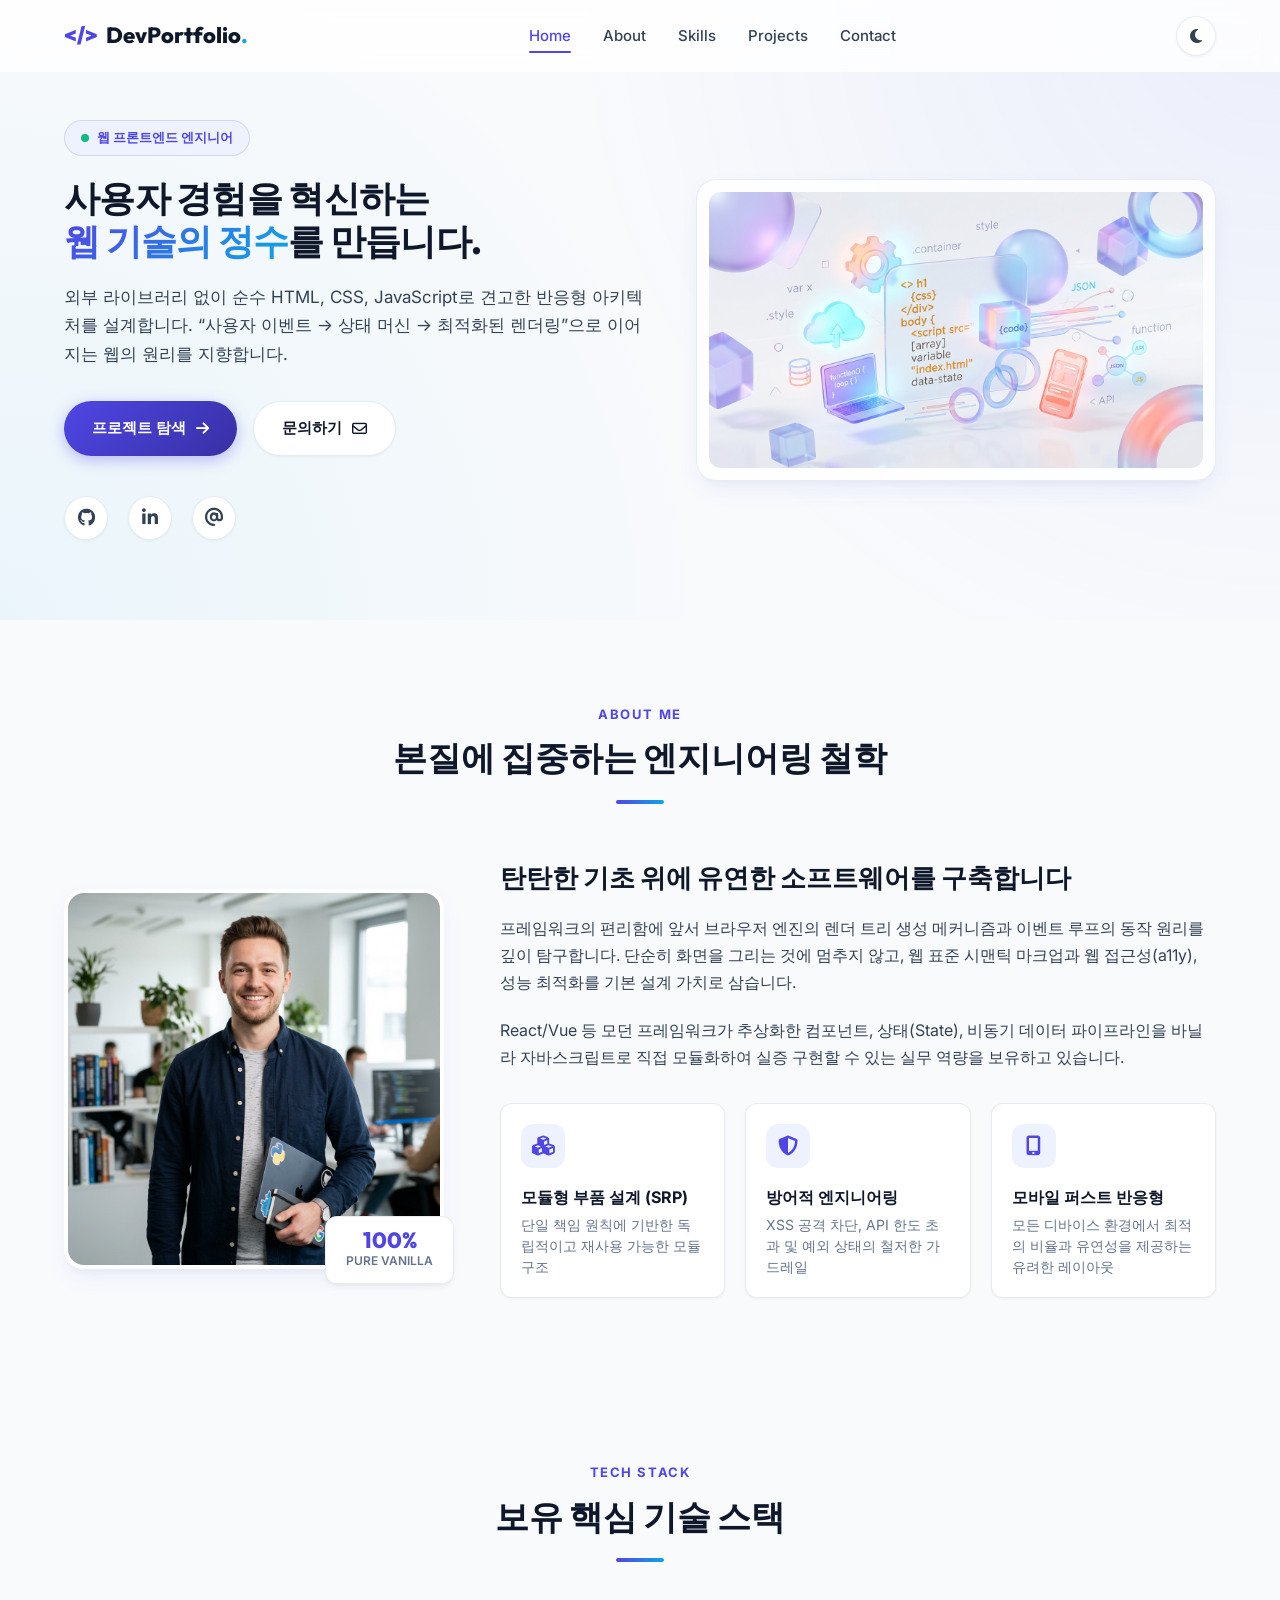
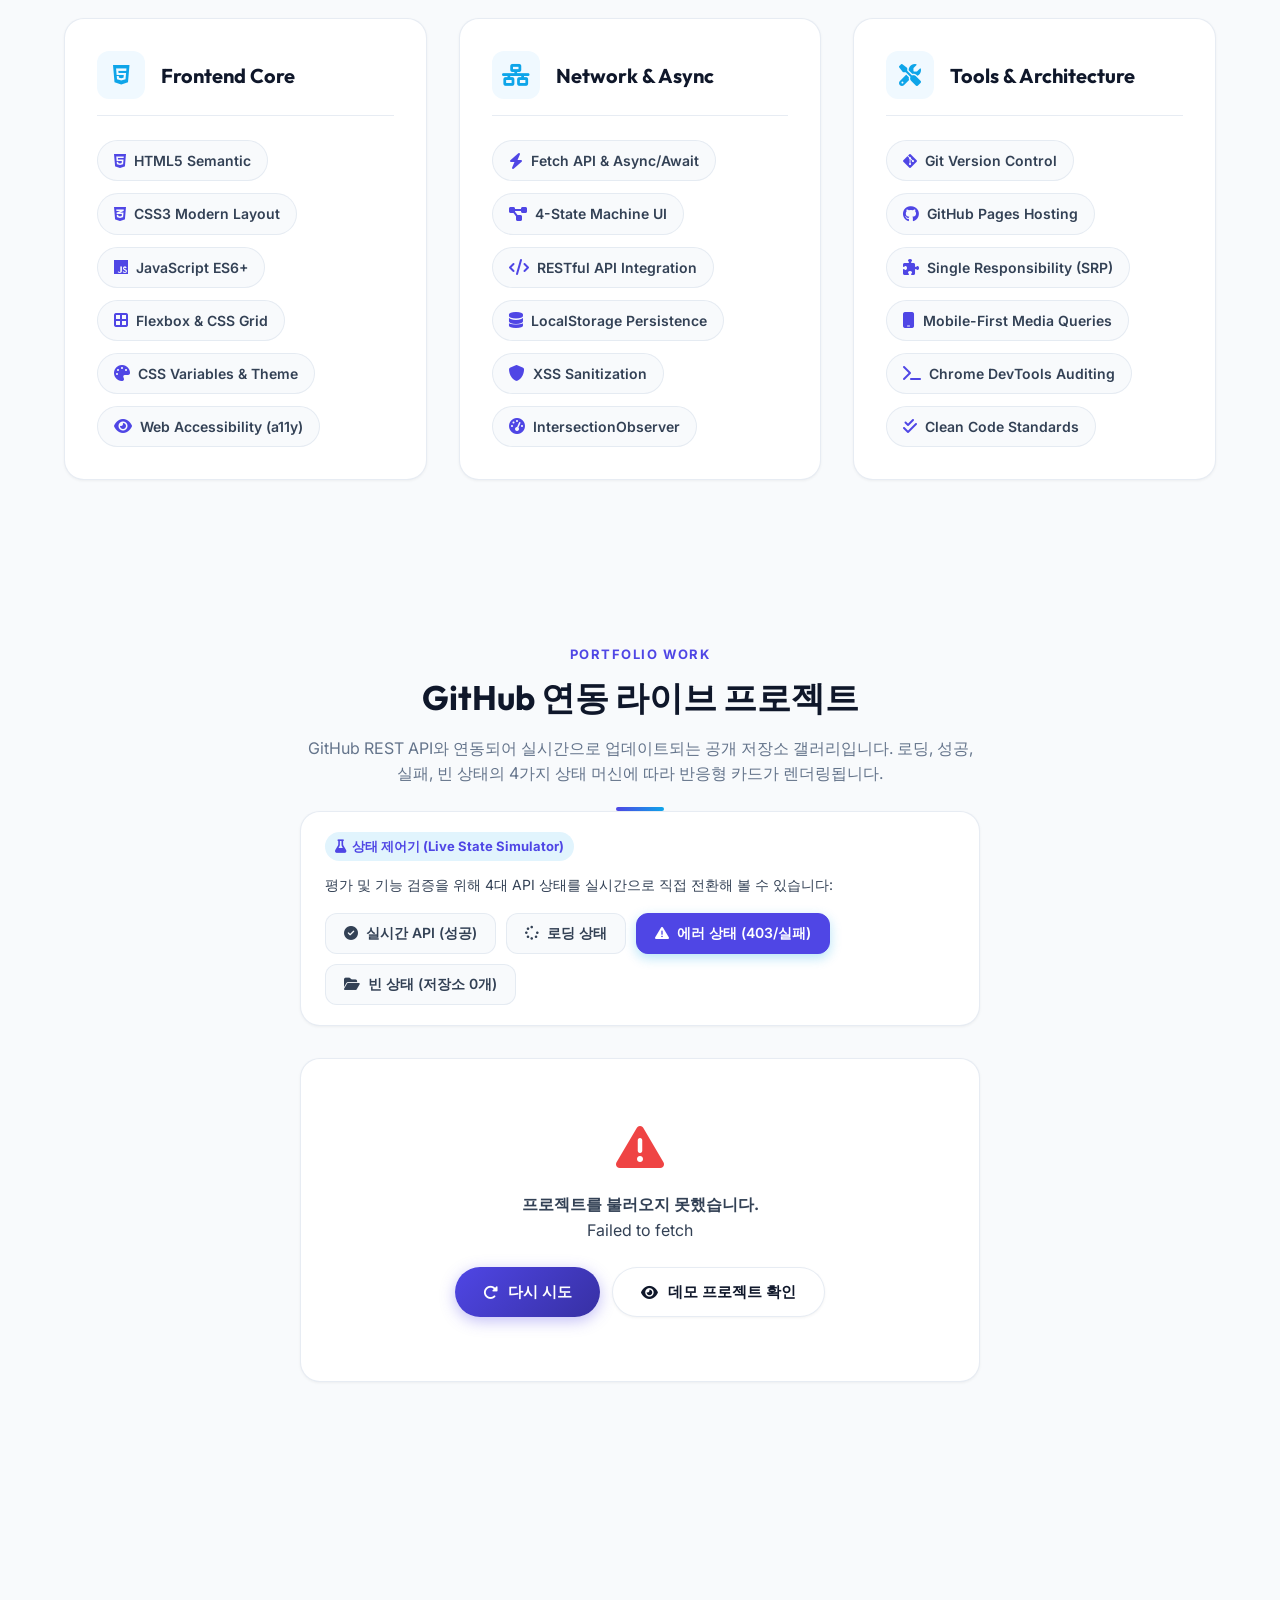
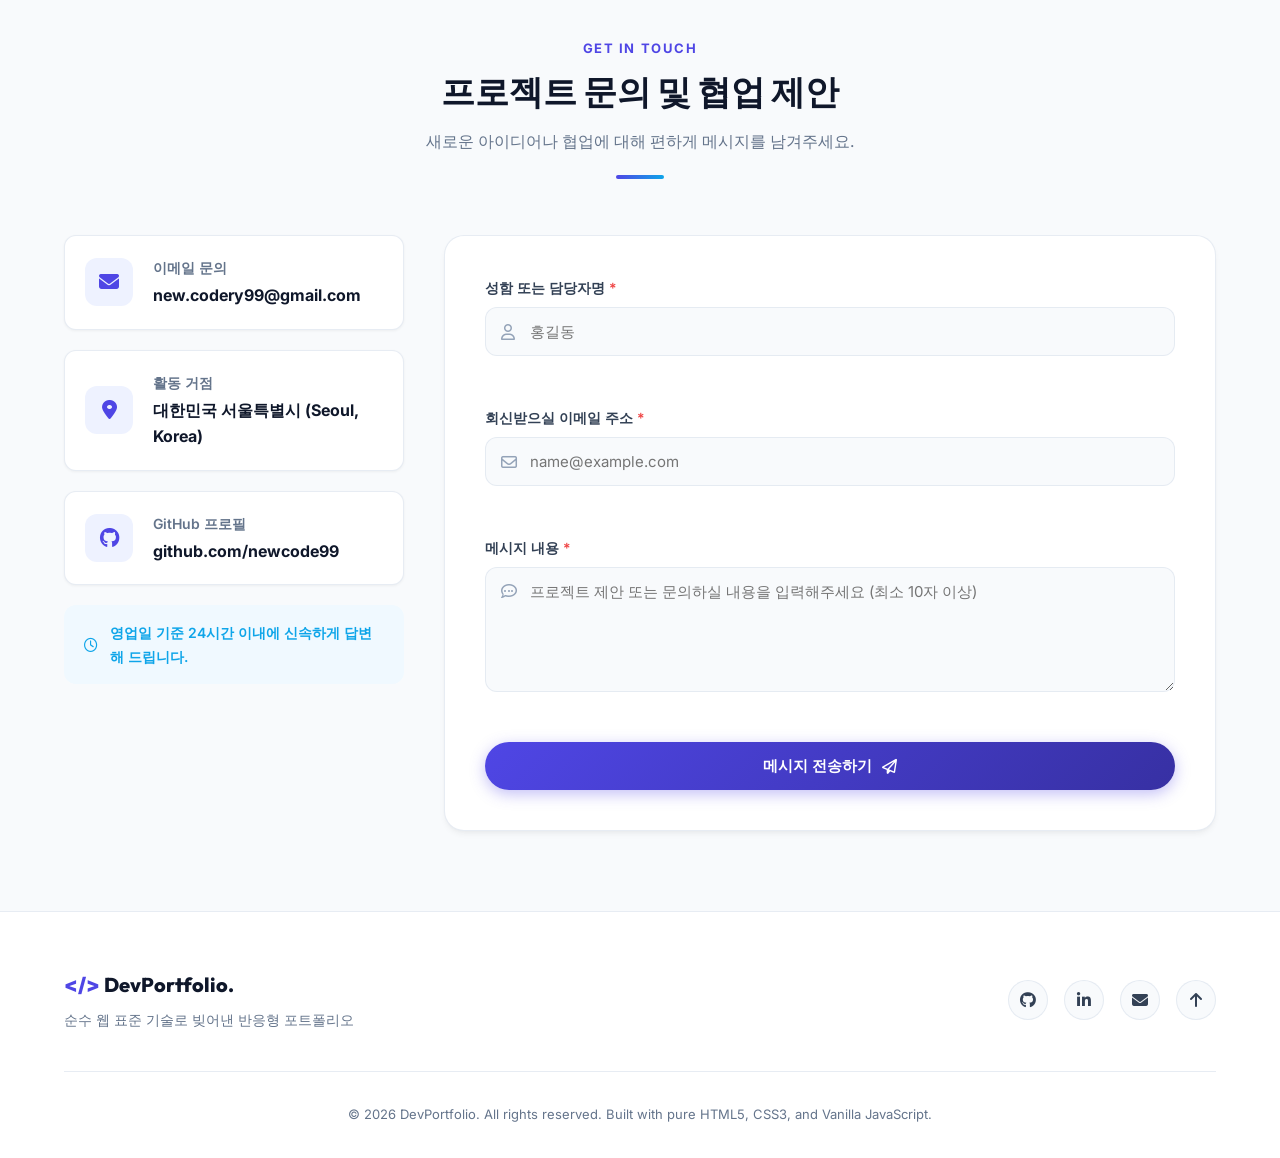
<file: 01-1/index.html>
<!DOCTYPE html>
<html lang="ko">
<head>
  <meta charset="UTF-8">
  <meta name="viewport" content="width=device-width, initial-scale=1.0">
  <meta name="description" content="모던 바닐라 웹 기술로 구현된 반응형 개발자 포트폴리오 웹사이트입니다.">
  <title>Frontend Developer Portfolio | 모던 바닐라 웹 포트폴리오</title>

  <!-- Google Fonts: Inter & Outfit -->
  <link rel="preconnect" href="https://fonts.googleapis.com">
  <link rel="preconnect" href="https://fonts.gstatic.com" crossorigin>
  <link href="https://fonts.googleapis.com/css2?family=Inter:wght@300;400;500;600;700&family=Outfit:wght@500;600;700;800&display=swap" rel="stylesheet">

  <!-- Font Awesome 6.5 Icons -->
  <link rel="stylesheet" href="https://cdnjs.cloudflare.com/ajax/libs/font-awesome/6.5.1/css/all.min.css" integrity="sha512-DTOQO9RWCH3ppGqcWaEA1BIZOC6xxalwEsw9c2QQeAIftl+Vegovlnee1c9QX4TctnWMn13TZye+giMm8e2LwA==" crossorigin="anonymous" referrerpolicy="no-referrer" />

  <!-- Main External Stylesheet -->
  <link rel="stylesheet" href="css/style.css">

  <!-- Zero-FOUC 동기식 테마 선행 스크립트 -->
  <script>
    (function() {
      const savedTheme = localStorage.getItem('theme');
      const prefersDark = window.matchMedia('(prefers-color-scheme: dark)').matches;
      const theme = savedTheme || (prefersDark ? 'dark' : 'light');
      document.documentElement.dataset.theme = theme;
    })();
  </script>

  <!-- Main Entry Script (ES Module) -->
  <script type="module" src="js/main.js" defer></script>
</head>
<body>

  <!-- ==================== HEADER & NAVIGATION ==================== -->
  <header id="header" class="site-header">
    <div class="container nav-container">
      <a href="#hero" class="brand-logo" aria-label="포트폴리오 홈으로 이동">
        <span class="logo-symbol">&lt;/&gt;</span>
        <span class="logo-text">DevPortfolio<span class="dot">.</span></span>
      </a>

      <!-- Desktop & Mobile Navigation Links -->
      <nav id="nav-menu" class="nav-menu" aria-label="주요 메뉴">
        <ul class="nav-list">
          <li class="nav-item"><a href="#hero" class="nav-link active">Home</a></li>
          <li class="nav-item"><a href="#about" class="nav-link">About</a></li>
          <li class="nav-item"><a href="#skills" class="nav-link">Skills</a></li>
          <li class="nav-item"><a href="#projects" class="nav-link">Projects</a></li>
          <li class="nav-item"><a href="#contact" class="nav-link">Contact</a></li>
        </ul>
      </nav>

      <!-- Action Group: Theme Toggle & Hamburger Button -->
      <div class="nav-actions">
        <button id="theme-toggle-btn" class="theme-toggle-btn" aria-label="다크 모드 및 라이트 모드 전환" title="테마 변경">
          <i class="fa-solid fa-moon"></i>
        </button>

        <button id="hamburger-btn" class="hamburger-btn" aria-label="모바일 메뉴 열기" aria-expanded="false" aria-controls="nav-menu">
          <span class="bar"></span>
          <span class="bar"></span>
          <span class="bar"></span>
        </button>
      </div>
    </div>
  </header>

  <!-- ==================== MAIN CONTENT ==================== -->
  <main id="main-content">

    <!-- 1. HERO SECTION -->
    <section id="hero" class="hero-section section animate-on-scroll">
      <div class="container hero-container">
        <div class="hero-content">
          <div class="badge-tag">
            <span class="pulse-indicator"></span>
            웹 프론트엔드 엔지니어
          </div>
          <h1 class="hero-title">
            사용자 경험을 혁신하는<br>
            <span class="gradient-text">웹 기술의 정수</span>를 만듭니다.
          </h1>
          <p class="hero-description">
            외부 라이브러리 없이 순수 HTML, CSS, JavaScript로 견고한 반응형 아키텍처를 설계합니다.
            “사용자 이벤트 → 상태 머신 → 최적화된 렌더링”으로 이어지는 웹의 원리를 지향합니다.
          </p>
          <div class="hero-cta-group">
            <a href="#projects" class="btn btn-primary">
              <span>프로젝트 탐색</span>
              <i class="fa-solid fa-arrow-right"></i>
            </a>
            <a href="#contact" class="btn btn-secondary">
              <span>문의하기</span>
              <i class="fa-regular fa-envelope"></i>
            </a>
          </div>
          <div class="hero-social-links">
            <a href="https://github.com/newcode99" target="_blank" rel="noopener noreferrer" aria-label="GitHub 프로필 바로가기">
              <i class="fa-brands fa-github"></i>
            </a>
            <a href="https://linkedin.com" target="_blank" rel="noopener noreferrer" aria-label="LinkedIn 프로필 바로가기">
              <i class="fa-brands fa-linkedin-in"></i>
            </a>
            <a href="mailto:new.codery99@gmail.com" aria-label="이메일 문의 바로가기">
              <i class="fa-solid fa-at"></i>
            </a>
          </div>
        </div>
        <div class="hero-visual">
          <div class="visual-card-glass">
            <img src="images/hero_tech.jpg" alt="모던 웹 개발 3D 기술 그래픽 일러스트레이션" class="hero-graphic-img">
          </div>
        </div>
      </div>
    </section>

    <!-- 2. ABOUT SECTION -->
    <section id="about" class="about-section section animate-on-scroll">
      <div class="container">
        <div class="section-header">
          <span class="section-subtitle">ABOUT ME</span>
          <h2 class="section-title">본질에 집중하는 엔지니어링 철학</h2>
          <div class="section-divider"></div>
        </div>

        <div class="about-grid">
          <div class="about-image-wrapper">
            <div class="profile-frame">
              <img src="images/profile.jpg" alt="프론트엔드 소프트웨어 엔지니어 프로필 사진" class="profile-img">
              <div class="experience-badge">
                <span class="badge-number">100%</span>
                <span class="badge-label">Pure Vanilla</span>
              </div>
            </div>
          </div>

          <div class="about-text-content">
            <h3 class="about-heading">탄탄한 기초 위에 유연한 소프트웨어를 구축합니다</h3>
            <p class="about-paragraph">
              프레임워크의 편리함에 앞서 브라우저 엔진의 렌더 트리 생성 메커니즘과 이벤트 루프의 동작 원리를 깊이 탐구합니다.
              단순히 화면을 그리는 것에 멈추지 않고, 웹 표준 시맨틱 마크업과 웹 접근성(a11y), 성능 최적화를 기본 설계 가치로 삼습니다.
            </p>
            <p class="about-paragraph">
              React/Vue 등 모던 프레임워크가 추상화한 컴포넌트, 상태(State), 비동기 데이터 파이프라인을 바닐라 자바스크립트로 직접 모듈화하여 실증 구현할 수 있는 실무 역량을 보유하고 있습니다.
            </p>

            <div class="key-traits-grid">
              <div class="trait-card">
                <div class="trait-icon"><i class="fa-solid fa-cubes"></i></div>
                <div class="trait-info">
                  <h4>모듈형 부품 설계 (SRP)</h4>
                  <p>단일 책임 원칙에 기반한 독립적이고 재사용 가능한 모듈 구조</p>
                </div>
              </div>
              <div class="trait-card">
                <div class="trait-icon"><i class="fa-solid fa-shield-halved"></i></div>
                <div class="trait-info">
                  <h4>방어적 엔지니어링</h4>
                  <p>XSS 공격 차단, API 한도 초과 및 예외 상태의 철저한 가드레일</p>
                </div>
              </div>
              <div class="trait-card">
                <div class="trait-icon"><i class="fa-solid fa-mobile-screen-button"></i></div>
                <div class="trait-info">
                  <h4>모바일 퍼스트 반응형</h4>
                  <p>모든 디바이스 환경에서 최적의 비율과 유연성을 제공하는 유려한 레이아웃</p>
                </div>
              </div>
            </div>
          </div>
        </div>
      </div>
    </section>

    <!-- 3. SKILLS SECTION -->
    <section id="skills" class="skills-section section animate-on-scroll">
      <div class="container">
        <div class="section-header">
          <span class="section-subtitle">TECH STACK</span>
          <h2 class="section-title">보유 핵심 기술 스택</h2>
          <div class="section-divider"></div>
        </div>

        <div class="skills-category-grid">
          <!-- Category 1: Frontend Core -->
          <div class="skill-category-card">
            <div class="category-header">
              <div class="category-icon"><i class="fa-brands fa-html5"></i></div>
              <h3>Frontend Core</h3>
            </div>
            <ul class="skill-badge-list">
              <li class="skill-badge"><i class="fa-brands fa-html5"></i> HTML5 Semantic</li>
              <li class="skill-badge"><i class="fa-brands fa-css3-alt"></i> CSS3 Modern Layout</li>
              <li class="skill-badge"><i class="fa-brands fa-js"></i> JavaScript ES6+</li>
              <li class="skill-badge"><i class="fa-solid fa-border-all"></i> Flexbox & CSS Grid</li>
              <li class="skill-badge"><i class="fa-solid fa-palette"></i> CSS Variables & Theme</li>
              <li class="skill-badge"><i class="fa-solid fa-eye"></i> Web Accessibility (a11y)</li>
            </ul>
          </div>

          <!-- Category 2: Asynchronous & APIs -->
          <div class="skill-category-card">
            <div class="category-header">
              <div class="category-icon"><i class="fa-solid fa-network-wired"></i></div>
              <h3>Network & Async</h3>
            </div>
            <ul class="skill-badge-list">
              <li class="skill-badge"><i class="fa-solid fa-bolt"></i> Fetch API & Async/Await</li>
              <li class="skill-badge"><i class="fa-solid fa-diagram-project"></i> 4-State Machine UI</li>
              <li class="skill-badge"><i class="fa-solid fa-code"></i> RESTful API Integration</li>
              <li class="skill-badge"><i class="fa-solid fa-database"></i> LocalStorage Persistence</li>
              <li class="skill-badge"><i class="fa-solid fa-shield"></i> XSS Sanitization</li>
              <li class="skill-badge"><i class="fa-solid fa-gauge-high"></i> IntersectionObserver</li>
            </ul>
          </div>

          <!-- Category 3: Tools & Architecture -->
          <div class="skill-category-card">
            <div class="category-header">
              <div class="category-icon"><i class="fa-solid fa-screwdriver-wrench"></i></div>
              <h3>Tools & Architecture</h3>
            </div>
            <ul class="skill-badge-list">
              <li class="skill-badge"><i class="fa-brands fa-git-alt"></i> Git Version Control</li>
              <li class="skill-badge"><i class="fa-brands fa-github"></i> GitHub Pages Hosting</li>
              <li class="skill-badge"><i class="fa-solid fa-puzzle-piece"></i> Single Responsibility (SRP)</li>
              <li class="skill-badge"><i class="fa-solid fa-mobile"></i> Mobile-First Media Queries</li>
              <li class="skill-badge"><i class="fa-solid fa-terminal"></i> Chrome DevTools Auditing</li>
              <li class="skill-badge"><i class="fa-solid fa-check-double"></i> Clean Code Standards</li>
            </ul>
          </div>
        </div>
      </div>
    </section>

    <!-- 4. PROJECTS SECTION (GITHUB API INTEGRATION) -->
    <section id="projects" class="projects-section section animate-on-scroll">
      <div class="container">
        <div class="section-header">
          <span class="section-subtitle">PORTFOLIO WORK</span>
          <h2 class="section-title">GitHub 연동 라이브 프로젝트</h2>
          <p class="section-desc">
            GitHub REST API와 연동되어 실시간으로 업데이트되는 공개 저장소 갤러리입니다.
            로딩, 성공, 실패, 빈 상태의 4가지 상태 머신에 따라 반응형 카드가 렌더링됩니다.
          </p>
          <div class="section-divider"></div>
        <!-- Interactive State Controller (Live State Simulator) -->
        <div class="state-controller-wrapper">
          <div class="state-controller-header">
            <span class="controller-badge"><i class="fa-solid fa-flask"></i> 상태 제어기 (Live State Simulator)</span>
            <span class="controller-desc">평가 및 기능 검증을 위해 4대 API 상태를 실시간으로 직접 전환해 볼 수 있습니다:</span>
          </div>
          <div class="state-controller-buttons" role="tablist" aria-label="GitHub API 상태 시뮬레이션">
            <button type="button" class="state-btn active" data-state="success" role="tab" aria-selected="true" id="btn-state-success">
              <i class="fa-solid fa-circle-check"></i> 실시간 API (성공)
            </button>
            <button type="button" class="state-btn" data-state="loading" role="tab" aria-selected="false" id="btn-state-loading">
              <i class="fa-solid fa-spinner"></i> 로딩 상태
            </button>
            <button type="button" class="state-btn" data-state="error" role="tab" aria-selected="false" id="btn-state-error">
              <i class="fa-solid fa-triangle-exclamation"></i> 에러 상태 (403/실패)
            </button>
            <button type="button" class="state-btn" data-state="empty" role="tab" aria-selected="false" id="btn-state-empty">
              <i class="fa-solid fa-folder-open"></i> 빈 상태 (저장소 0개)
            </button>
          </div>
        </div>

        <!-- Dynamic Container Controlled by js/api.js & js/ui.js -->
        <div id="projects-container" class="projects-container">
          <!-- Initial loading or fallback markup before JS execution -->
          <div class="status-box loading-box" role="status" aria-live="polite">
            <div class="spinner" aria-hidden="true"></div>
            <p>GitHub 저장소 데이터를 비동기로 불러오는 중입니다...</p>
          </div>
        </div>
      </div>
    </section>

    <!-- 5. CONTACT SECTION -->
    <section id="contact" class="contact-section section animate-on-scroll">
      <div class="container">
        <div class="section-header">
          <span class="section-subtitle">GET IN TOUCH</span>
          <h2 class="section-title">프로젝트 문의 및 협업 제안</h2>
          <p class="section-desc">새로운 아이디어나 협업에 대해 편하게 메시지를 남겨주세요.</p>
          <div class="section-divider"></div>
        </div>

        <div class="contact-wrapper">
          <!-- Left Info Cards -->
          <div class="contact-info-panel">
            <div class="info-card">
              <div class="info-icon"><i class="fa-solid fa-envelope"></i></div>
              <div class="info-details">
                <h4>이메일 문의</h4>
                <p><a href="mailto:new.codery99@gmail.com">new.codery99@gmail.com</a></p>
              </div>
            </div>
            <div class="info-card">
              <div class="info-icon"><i class="fa-solid fa-location-dot"></i></div>
              <div class="info-details">
                <h4>활동 거점</h4>
                <p>대한민국 서울특별시 (Seoul, Korea)</p>
              </div>
            </div>
            <div class="info-card">
              <div class="info-icon"><i class="fa-brands fa-github"></i></div>
              <div class="info-details">
                <h4>GitHub 프로필</h4>
                <p><a href="https://github.com/newcode99" target="_blank" rel="noopener noreferrer">github.com/newcode99</a></p>
              </div>
            </div>
            <div class="info-card-highlight">
              <i class="fa-regular fa-clock"></i>
              <p>영업일 기준 24시간 이내에 신속하게 답변해 드립니다.</p>
            </div>
          </div>

          <!-- Right Interactive Form -->
          <div class="contact-form-panel">
            <form id="contact-form" class="contact-form" novalidate>
              <div class="form-group">
                <label for="contact-name">성함 또는 담당자명 <span class="required">*</span></label>
                <div class="input-wrapper">
                  <i class="fa-regular fa-user input-icon"></i>
                  <input type="text" id="contact-name" name="name" class="form-input" placeholder="홍길동" autocomplete="name" required>
                </div>
                <span id="error-name" class="error-message" role="alert"></span>
              </div>

              <div class="form-group">
                <label for="contact-email">회신받으실 이메일 주소 <span class="required">*</span></label>
                <div class="input-wrapper">
                  <i class="fa-regular fa-envelope input-icon"></i>
                  <input type="email" id="contact-email" name="email" class="form-input" placeholder="name@example.com" autocomplete="email" required>
                </div>
                <span id="error-email" class="error-message" role="alert"></span>
              </div>

              <div class="form-group">
                <label for="contact-message">메시지 내용 <span class="required">*</span></label>
                <div class="input-wrapper">
                  <i class="fa-regular fa-comment-dots input-icon textarea-icon"></i>
                  <textarea id="contact-message" name="message" class="form-input form-textarea" rows="5" placeholder="프로젝트 제안 또는 문의하실 내용을 입력해주세요 (최소 10자 이상)" required></textarea>
                </div>
                <span id="error-message" class="error-message" role="alert"></span>
              </div>

              <button type="submit" id="submit-btn" class="btn btn-primary btn-block">
                <span>메시지 전송하기</span>
                <i class="fa-regular fa-paper-plane"></i>
              </button>

              <div id="form-success-msg" class="form-success-box" role="status" aria-live="polite"></div>
            </form>
          </div>
        </div>
      </div>
    </section>

  </main>

  <!-- ==================== FOOTER ==================== -->
  <footer class="site-footer">
    <div class="container footer-container">
      <div class="footer-top">
        <div class="footer-brand">
          <span class="logo-symbol">&lt;/&gt;</span>
          <span class="logo-text">DevPortfolio<span class="dot">.</span></span>
          <p class="footer-tagline">순수 웹 표준 기술로 빚어낸 반응형 포트폴리오</p>
        </div>
        <div class="footer-social">
          <a href="https://github.com/newcode99" target="_blank" rel="noopener noreferrer" aria-label="GitHub 프로필 바로가기"><i class="fa-brands fa-github"></i></a>
          <a href="https://linkedin.com" target="_blank" rel="noopener noreferrer" aria-label="LinkedIn"><i class="fa-brands fa-linkedin-in"></i></a>
          <a href="mailto:new.codery99@gmail.com" aria-label="이메일 보내기"><i class="fa-solid fa-envelope"></i></a>
          <a href="#hero" aria-label="맨 위로 이동"><i class="fa-solid fa-arrow-up"></i></a>
        </div>
      </div>
      <div class="footer-bottom">
        <p class="copyright">&copy; 2026 DevPortfolio. All rights reserved. Built with pure HTML5, CSS3, and Vanilla JavaScript.</p>
      </div>
    </div>
  </footer>

  <!-- Floating Scroll-To-Top Button -->
  <button id="scroll-top-btn" class="scroll-top-btn" aria-label="페이지 맨 위로 이동" title="맨 위로 가기">
    <i class="fa-solid fa-chevron-up"></i>
  </button>

</body>
</html>
</file>
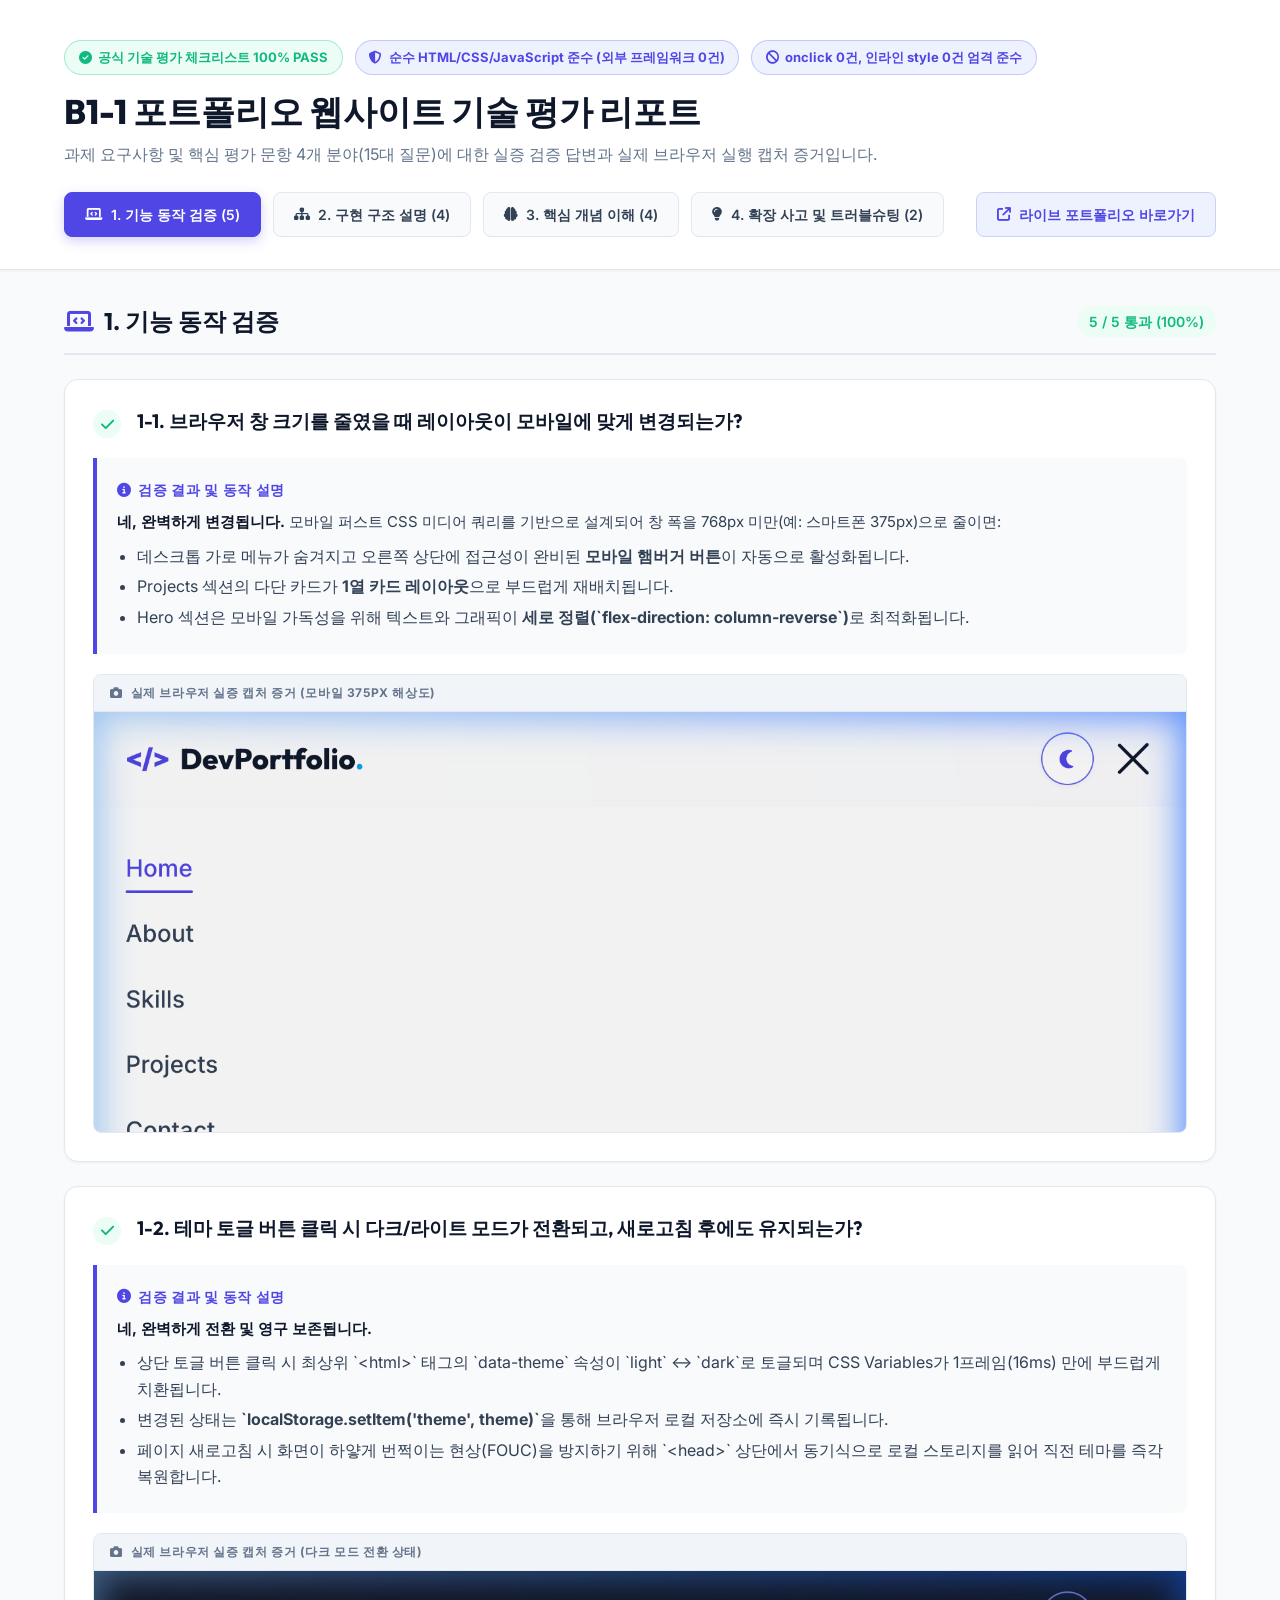
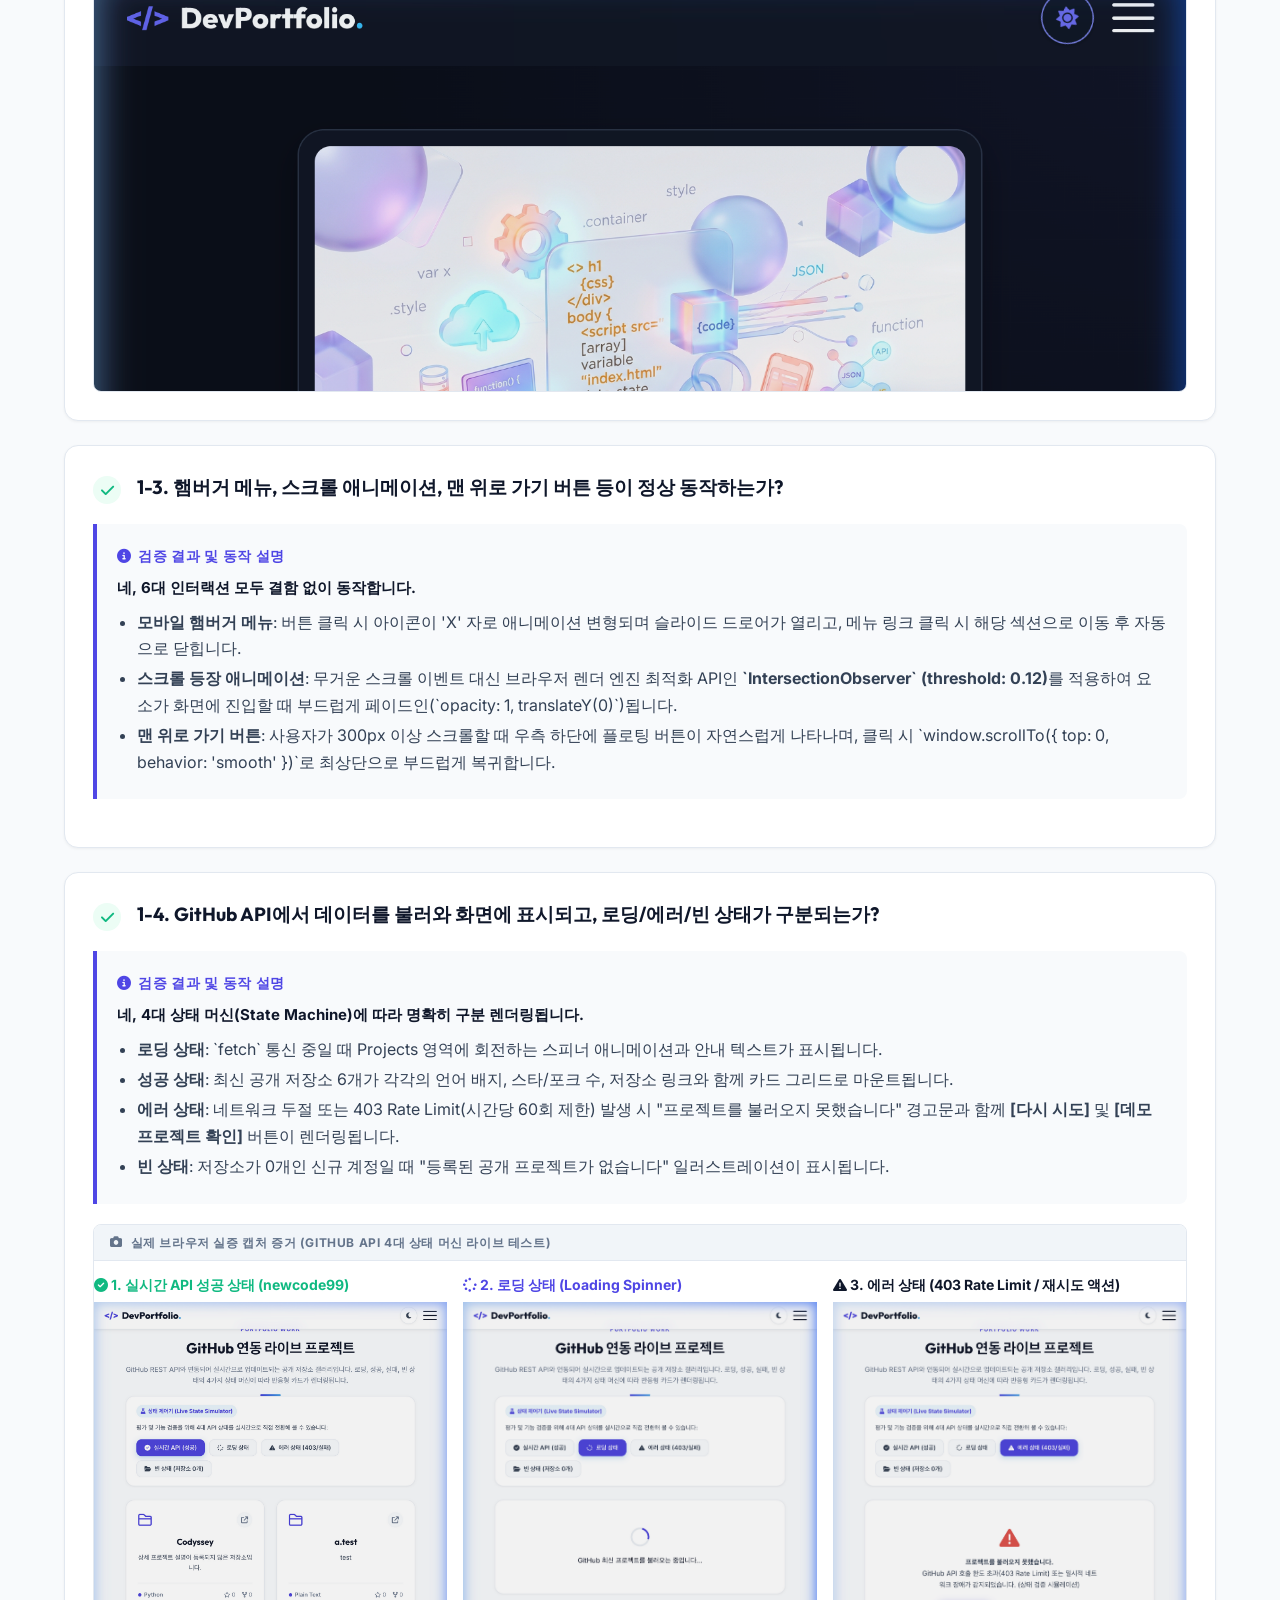
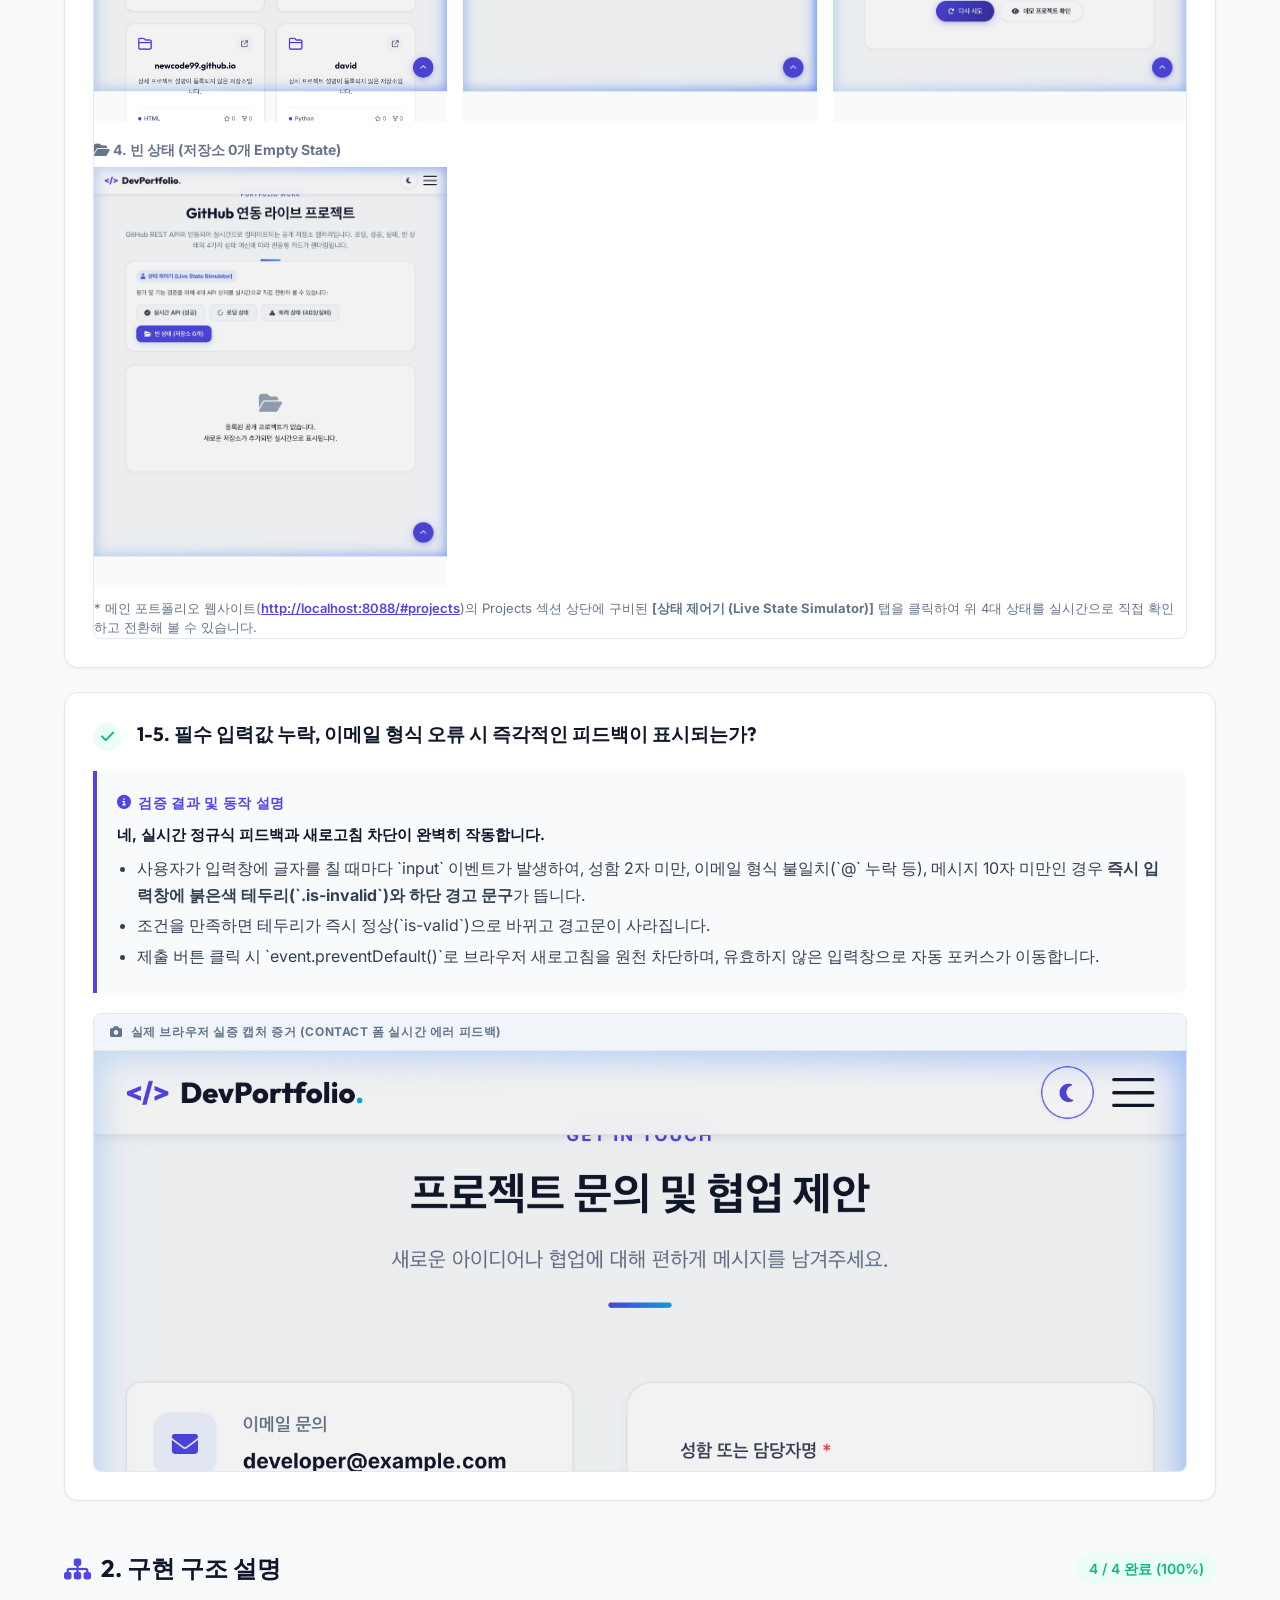
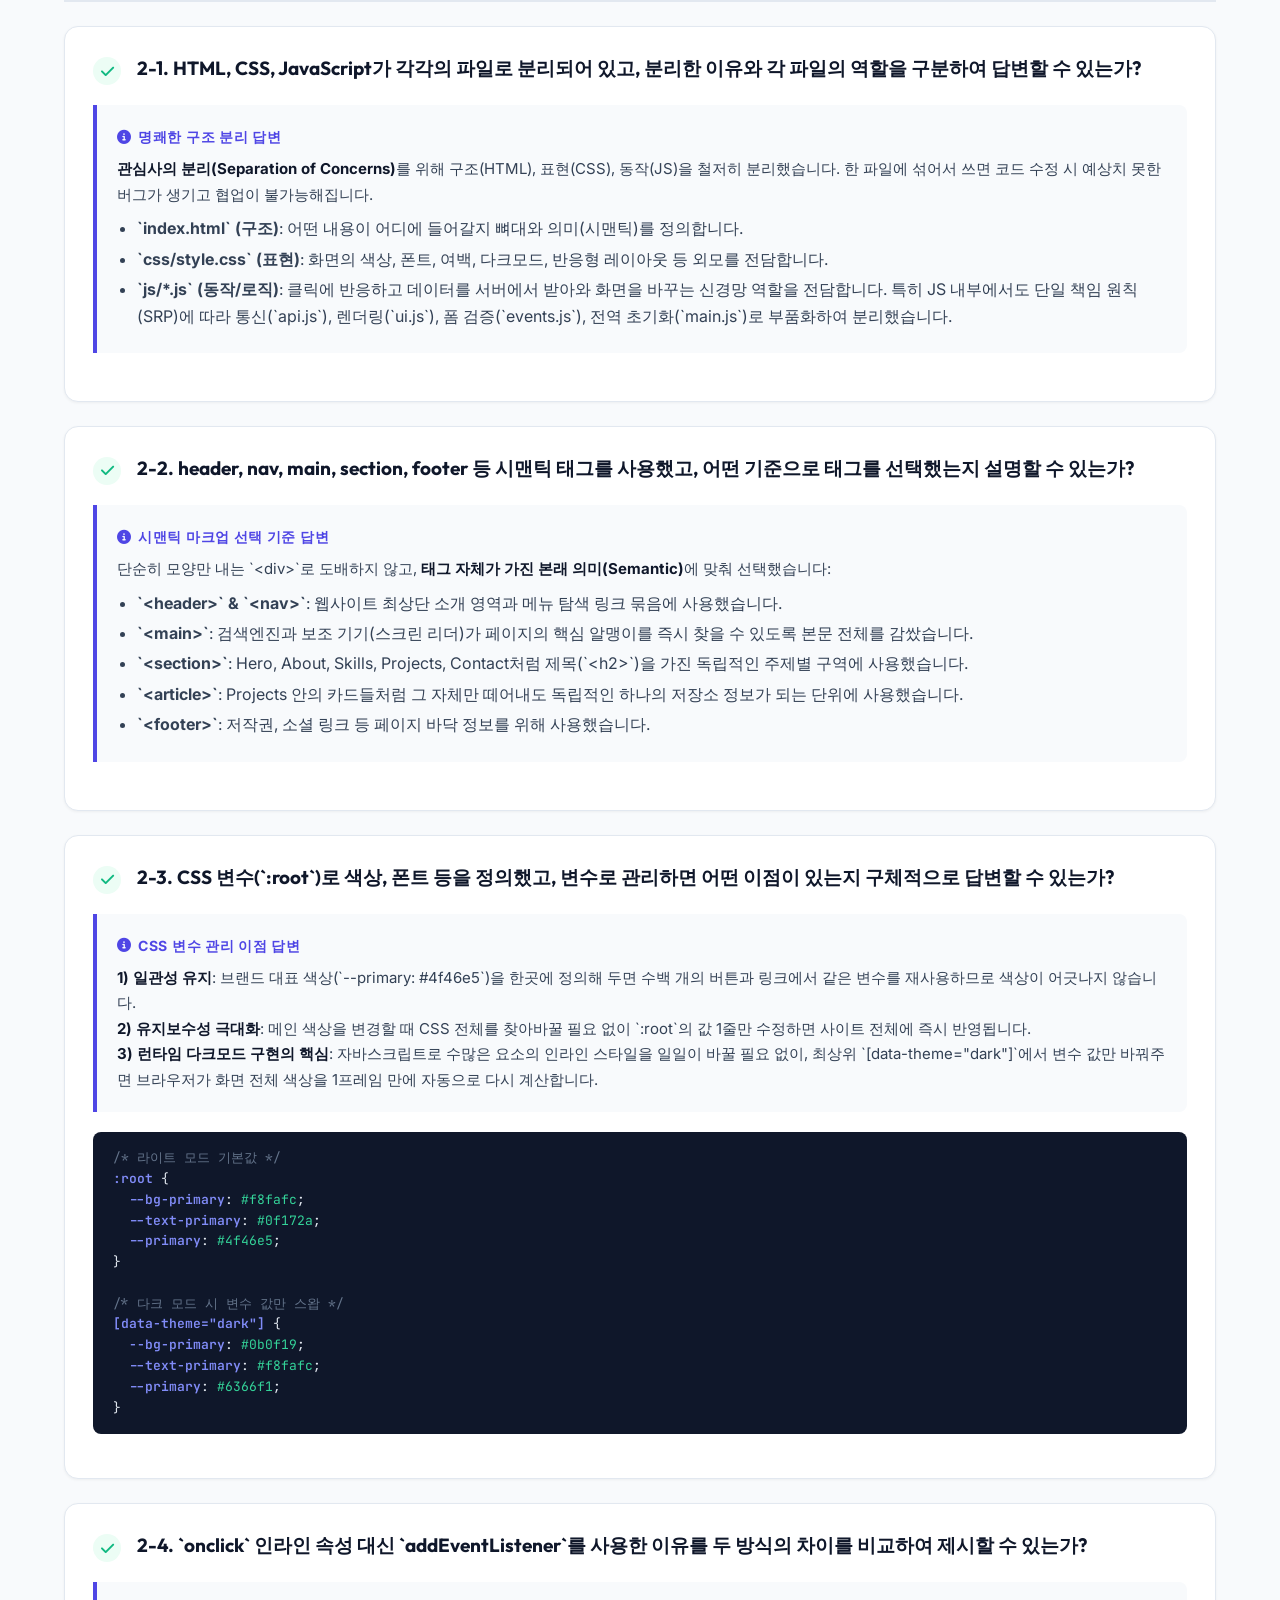
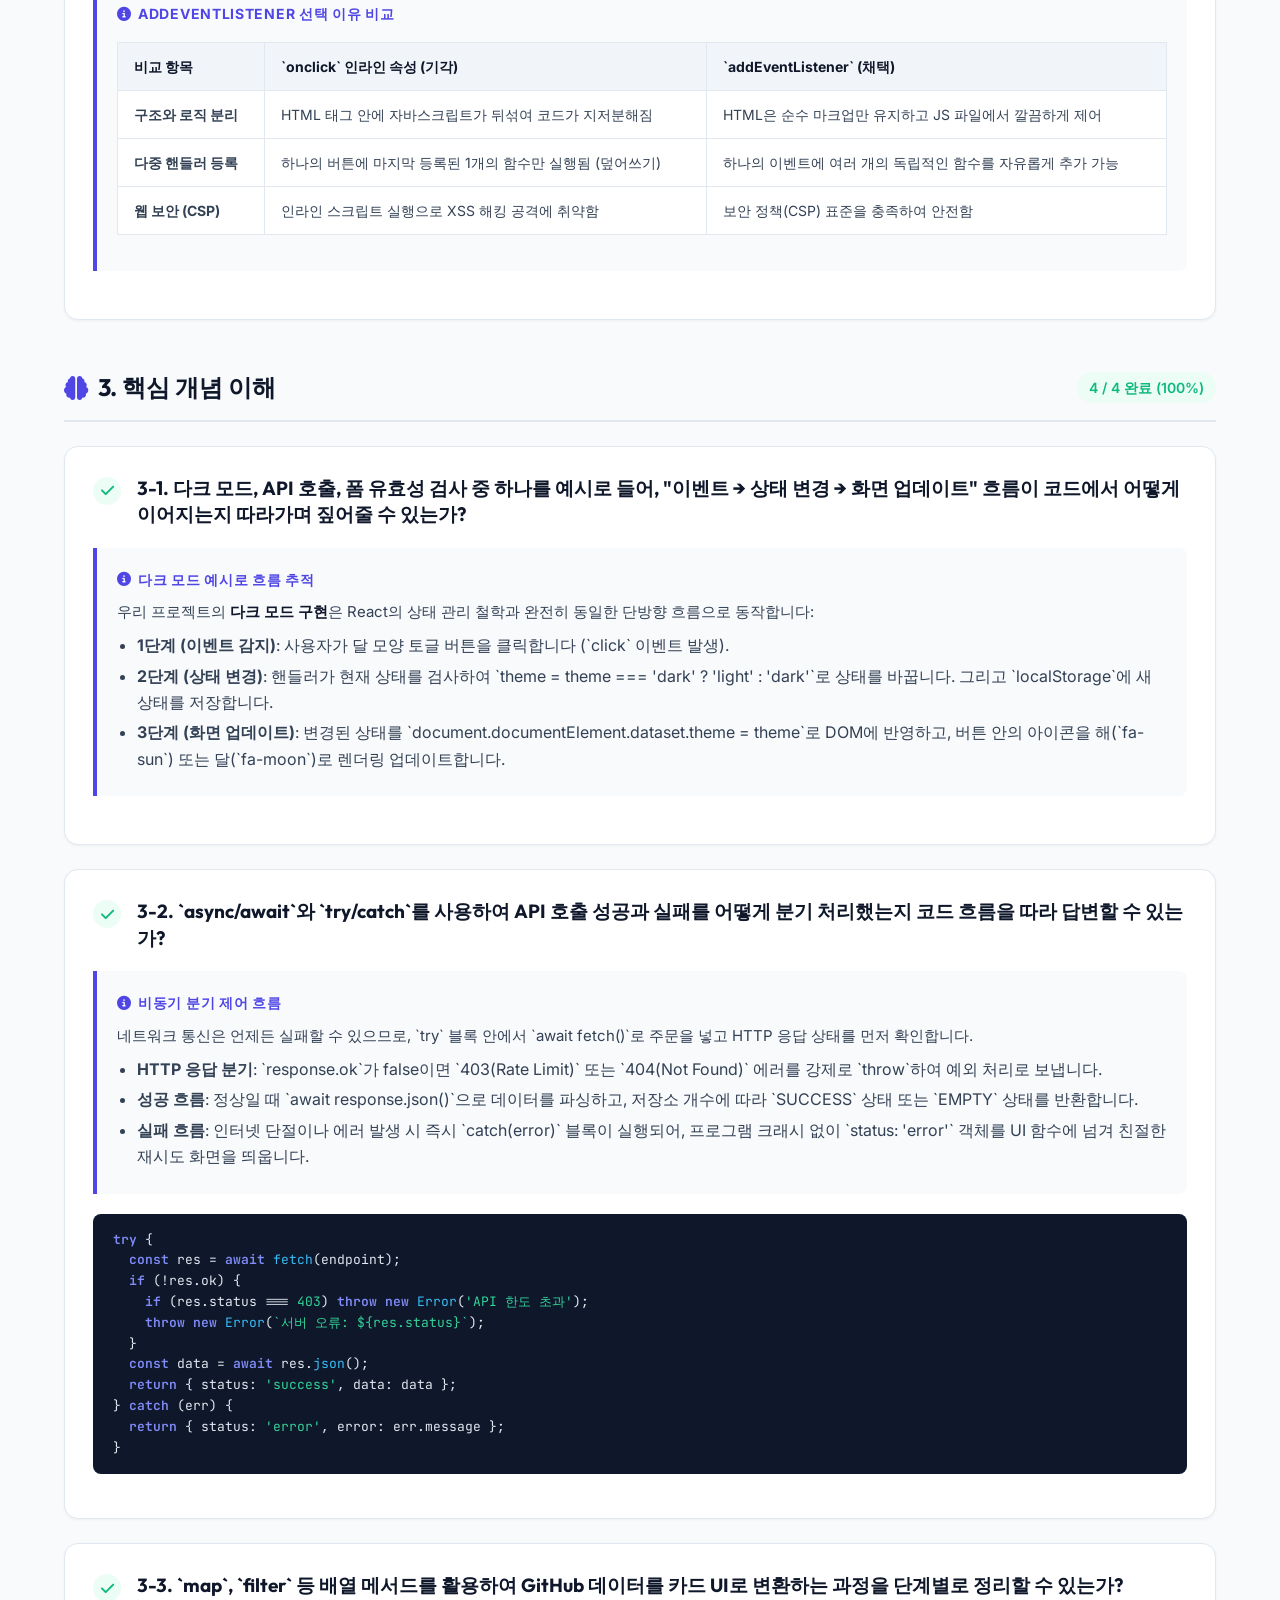
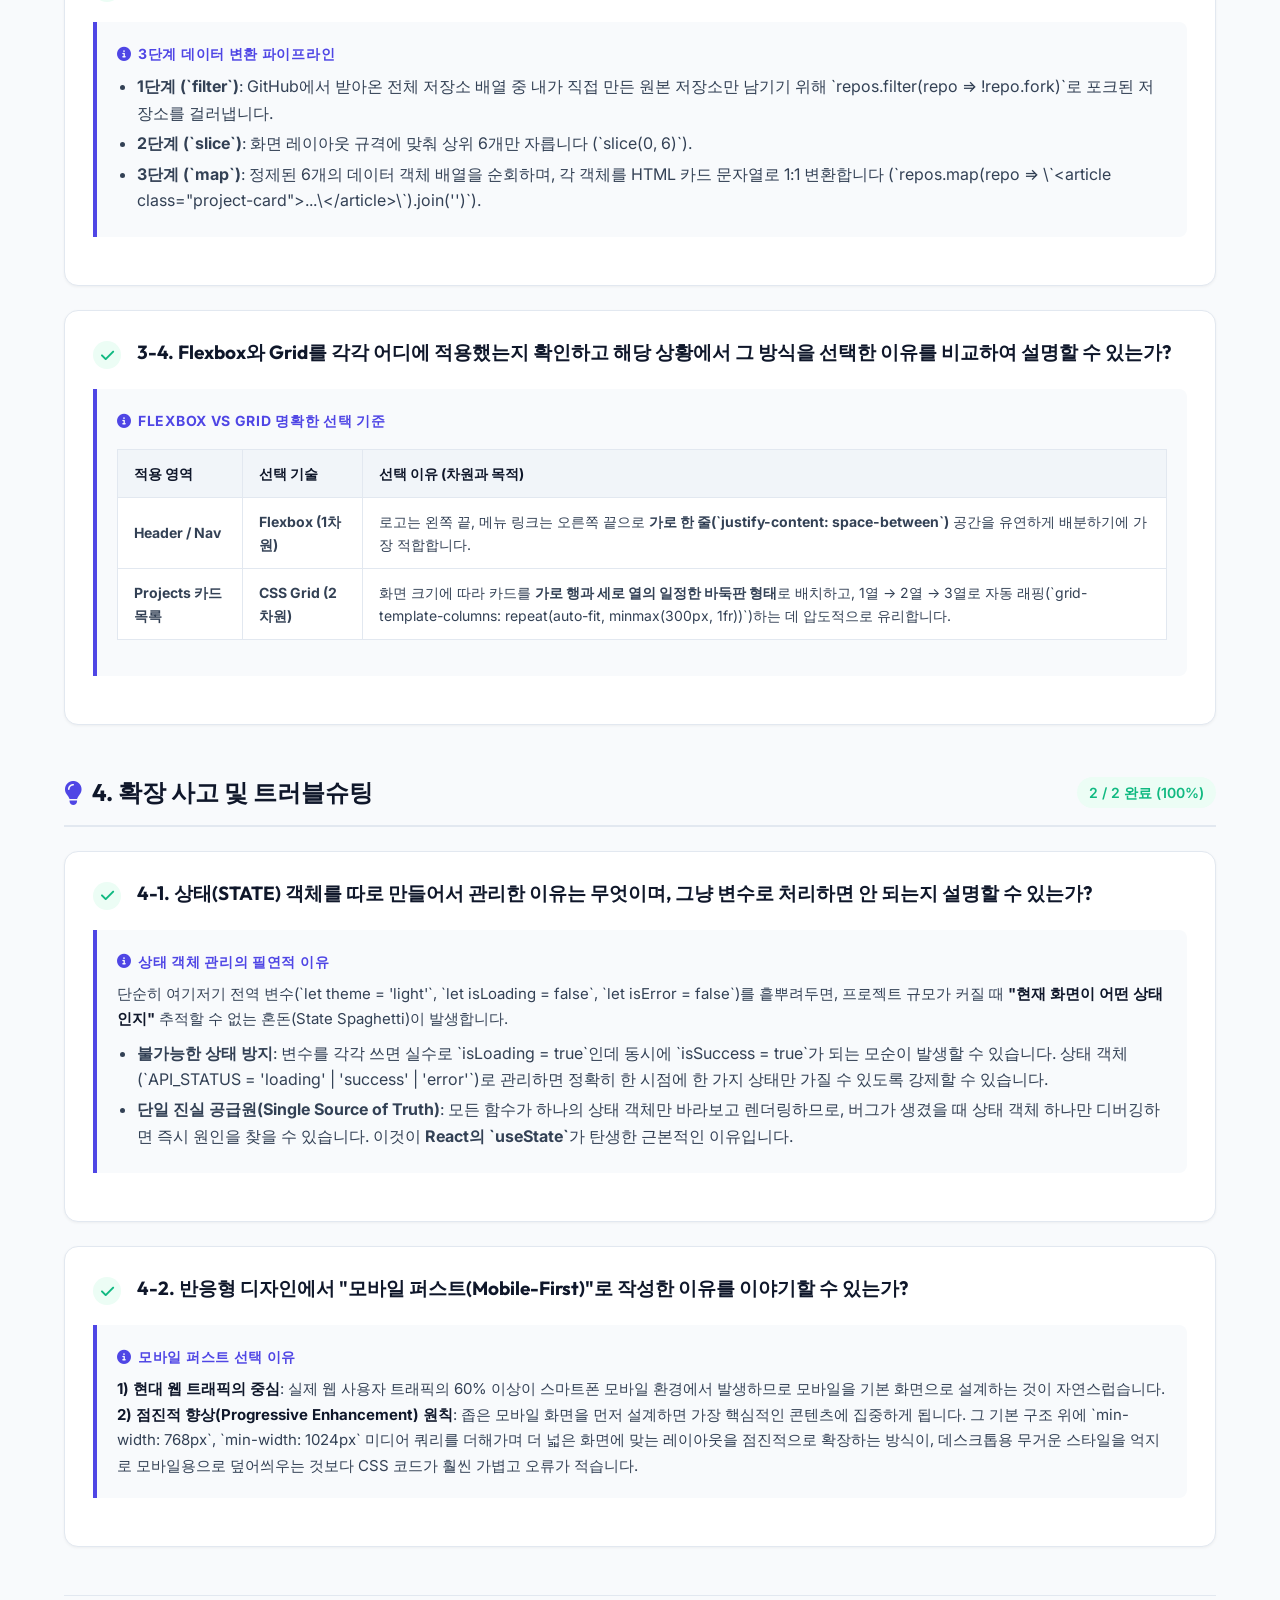
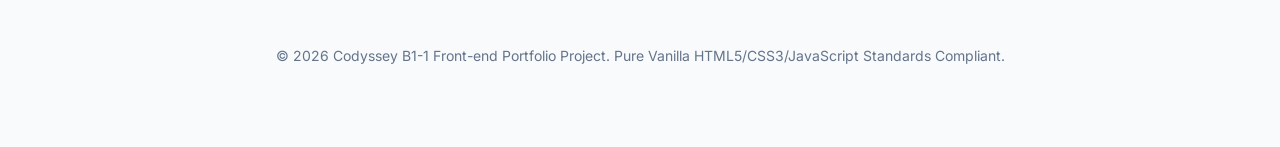
<file: 01-1/web_evaluation/index.html>
<!DOCTYPE html>
<html lang="ko">
<head>
  <meta charset="UTF-8">
  <meta name="viewport" content="width=device-width, initial-scale=1.0">
  <title>B1-1 포트폴리오 웹사이트 공식 기술 평가 리포트 대시보드</title>

  <!-- Google Fonts: Inter & Outfit -->
  <link rel="preconnect" href="https://fonts.googleapis.com">
  <link rel="preconnect" href="https://fonts.gstatic.com" crossorigin>
  <link href="https://fonts.googleapis.com/css2?family=Inter:wght@400;500;600;700&family=Outfit:wght@600;700;800&family=JetBrains+Mono:wght@400;500;600&display=swap" rel="stylesheet">

  <!-- Font Awesome 6.5 -->
  <link rel="stylesheet" href="https://cdnjs.cloudflare.com/ajax/libs/font-awesome/6.5.1/css/all.min.css">

  <style>
    /* CSS Variables & Theme Tokens */
    :root {
      --bg-body: #f8fafc;
      --bg-card: #ffffff;
      --bg-code: #0f172a;
      --primary: #4f46e5;
      --primary-light: #6366f1;
      --primary-subtle: #eef2ff;
      --accent: #0ea5e9;
      --success: #10b981;
      --success-subtle: #ecfdf5;
      --warning: #f59e0b;
      --text-main: #0f172a;
      --text-secondary: #334155;
      --text-muted: #64748b;
      --border-color: #e2e8f0;
      --border-focus: #c7d2fe;
      --shadow-sm: 0 1px 3px rgba(0, 0, 0, 0.05);
      --shadow-md: 0 4px 6px -1px rgba(0, 0, 0, 0.05), 0 2px 4px -2px rgba(0, 0, 0, 0.03);
      --shadow-lg: 0 10px 25px -5px rgba(79, 70, 229, 0.08);
      --radius-sm: 8px;
      --radius-md: 14px;
      --radius-lg: 20px;
      --font-heading: 'Outfit', sans-serif;
      --font-body: 'Inter', sans-serif;
      --font-mono: 'JetBrains Mono', monospace;
    }

    * { box-sizing: border-box; margin: 0; padding: 0; }
    
    body {
      font-family: var(--font-body);
      background-color: var(--bg-body);
      color: var(--text-main);
      line-height: 1.65;
      padding-bottom: 5rem;
    }

    /* Container */
    .container {
      width: 100%;
      max-width: 1200px;
      margin: 0 auto;
      padding: 0 1.5rem;
    }

    /* Header */
    .eval-header {
      background: #ffffff;
      border-bottom: 1px solid var(--border-color);
      padding: 2.5rem 0 2rem;
      box-shadow: var(--shadow-sm);
      margin-bottom: 2rem;
    }

    .header-badge-row {
      display: flex;
      gap: 0.75rem;
      align-items: center;
      margin-bottom: 1rem;
      flex-wrap: wrap;
    }

    .status-badge {
      display: inline-flex;
      align-items: center;
      gap: 0.4rem;
      padding: 0.35rem 0.85rem;
      border-radius: 9999px;
      font-size: 0.8125rem;
      font-weight: 700;
    }

    .badge-pass {
      background: var(--success-subtle);
      color: var(--success);
      border: 1px solid rgba(16, 185, 129, 0.3);
    }

    .badge-rule {
      background: var(--primary-subtle);
      color: var(--primary);
      border: 1px solid rgba(99, 102, 241, 0.3);
    }

    .eval-header h1 {
      font-family: var(--font-heading);
      font-size: 2.125rem;
      font-weight: 800;
      color: var(--text-main);
      line-height: 1.25;
      margin-bottom: 0.5rem;
    }

    .eval-header p {
      color: var(--text-muted);
      font-size: 1rem;
    }

    /* Quick Links */
    .quick-nav {
      display: flex;
      gap: 0.75rem;
      margin-top: 1.5rem;
      flex-wrap: wrap;
    }

    .nav-btn {
      display: inline-flex;
      align-items: center;
      gap: 0.5rem;
      padding: 0.625rem 1.25rem;
      background: var(--bg-body);
      color: var(--text-secondary);
      border: 1px solid var(--border-color);
      border-radius: var(--radius-sm);
      font-size: 0.875rem;
      font-weight: 600;
      text-decoration: none;
      transition: all 0.2s ease;
      cursor: pointer;
    }

    .nav-btn:hover, .nav-btn.active {
      background: var(--primary);
      color: #ffffff;
      border-color: var(--primary);
      box-shadow: 0 4px 12px rgba(79, 70, 229, 0.25);
    }

    .site-link-btn {
      margin-left: auto;
      background: var(--primary-subtle);
      color: var(--primary);
      border-color: var(--border-focus);
    }

    .site-link-btn:hover {
      background: var(--primary);
      color: #ffffff;
    }

    /* Section Category Cards */
    .category-section {
      margin-bottom: 3rem;
      scroll-margin-top: 2rem;
    }

    .category-header {
      display: flex;
      align-items: center;
      justify-content: space-between;
      margin-bottom: 1.5rem;
      padding-bottom: 0.75rem;
      border-bottom: 2px solid var(--border-color);
      flex-wrap: wrap;
      gap: 0.75rem;
    }

    .category-title {
      font-family: var(--font-heading);
      font-size: 1.5rem;
      font-weight: 700;
      color: var(--text-main);
      display: flex;
      align-items: center;
      gap: 0.625rem;
    }

    .category-title i {
      color: var(--primary);
    }

    .category-count {
      font-size: 0.875rem;
      font-weight: 600;
      color: var(--success);
      background: var(--success-subtle);
      padding: 0.25rem 0.75rem;
      border-radius: 9999px;
    }

    /* Question Item Card */
    .qa-card {
      background: var(--bg-card);
      border: 1px solid var(--border-color);
      border-radius: var(--radius-md);
      padding: 1.75rem;
      margin-bottom: 1.5rem;
      box-shadow: var(--shadow-sm);
      transition: transform 0.2s ease, box-shadow 0.2s ease, border-color 0.2s ease;
    }

    .qa-card:hover {
      transform: translateY(-2px);
      box-shadow: var(--shadow-lg);
      border-color: var(--border-focus);
    }

    .qa-top {
      display: flex;
      align-items: flex-start;
      gap: 1rem;
      margin-bottom: 1.25rem;
    }

    .check-icon-box {
      width: 28px;
      height: 28px;
      border-radius: 50%;
      background: var(--success-subtle);
      color: var(--success);
      display: flex;
      align-items: center;
      justify-content: center;
      font-size: 0.9375rem;
      flex-shrink: 0;
      margin-top: 2px;
    }

    .question-title {
      font-family: var(--font-heading);
      font-size: 1.1875rem;
      font-weight: 700;
      color: var(--text-main);
      line-height: 1.4;
    }

    /* Answer Content Block */
    .answer-block {
      background: #f8fafc;
      border-left: 4px solid var(--primary);
      border-radius: 0 var(--radius-sm) var(--radius-sm) 0;
      padding: 1.25rem;
      margin-bottom: 1.25rem;
    }

    .answer-title {
      font-size: 0.875rem;
      font-weight: 700;
      color: var(--primary);
      text-transform: uppercase;
      letter-spacing: 0.05em;
      margin-bottom: 0.5rem;
      display: flex;
      align-items: center;
      gap: 0.4rem;
    }

    .answer-text {
      font-size: 0.9375rem;
      color: var(--text-secondary);
      line-height: 1.7;
    }

    .answer-text strong {
      color: var(--text-main);
    }

    .answer-list {
      margin-top: 0.5rem;
      padding-left: 1.25rem;
      list-style-type: disc;
    }

    .answer-list li {
      margin-bottom: 0.25rem;
      color: var(--text-secondary);
    }

    /* Code Snippet Box */
    .code-box {
      background: var(--bg-code);
      border-radius: var(--radius-sm);
      padding: 1rem 1.25rem;
      margin: 1rem 0;
      overflow-x: auto;
    }

    .code-box pre {
      font-family: var(--font-mono);
      font-size: 0.8125rem;
      color: #e2e8f0;
      line-height: 1.6;
    }

    .code-box .code-comment { color: #64748b; }
    .code-box .code-keyword { color: #818cf8; font-weight: 600; }
    .code-box .code-string { color: #34d399; }
    .code-box .code-func { color: #38bdf8; }

    /* Screenshot Evidence Frame */
    .evidence-panel {
      margin-top: 1.25rem;
      border: 1px solid var(--border-color);
      border-radius: var(--radius-sm);
      overflow: hidden;
      background: #ffffff;
    }

    .evidence-label {
      background: #f1f5f9;
      padding: 0.5rem 1rem;
      font-size: 0.75rem;
      font-weight: 700;
      color: var(--text-muted);
      text-transform: uppercase;
      letter-spacing: 0.05em;
      border-bottom: 1px solid var(--border-color);
      display: flex;
      align-items: center;
      gap: 0.5rem;
    }

    .evidence-img {
      width: 100%;
      max-height: 420px;
      object-fit: cover;
      object-position: top;
      display: block;
      transition: transform 0.3s ease;
    }

    /* Table Styles */
    .comparison-table {
      width: 100%;
      border-collapse: collapse;
      margin: 1rem 0;
      font-size: 0.875rem;
    }

    .comparison-table th, .comparison-table td {
      padding: 0.75rem 1rem;
      border: 1px solid var(--border-color);
      text-align: left;
    }

    .comparison-table th {
      background: #f1f5f9;
      font-weight: 700;
      color: var(--text-main);
    }

    .comparison-table td {
      background: #ffffff;
      color: var(--text-secondary);
    }

    /* Footer */
    .eval-footer {
      text-align: center;
      padding-top: 3rem;
      border-top: 1px solid var(--border-color);
      color: var(--text-muted);
      font-size: 0.875rem;
    }

    .state-evidence-grid {
      display: grid;
      grid-template-columns: repeat(auto-fit, minmax(280px, 1fr));
      gap: 1rem;
      margin-top: 0.75rem;
    }

    .state-title-success {
      font-weight: 700;
      font-size: 0.875rem;
      margin-bottom: 0.35rem;
      color: var(--success);
    }

    .state-title-loading {
      font-weight: 700;
      font-size: 0.875rem;
      margin-bottom: 0.35rem;
      color: var(--primary);
    }

    .state-title-error {
      font-weight: 700;
      font-size: 0.875rem;
      margin-bottom: 0.35rem;
      color: var(--error);
    }

    .state-title-empty {
      font-weight: 700;
      font-size: 0.875rem;
      margin-bottom: 0.35rem;
      color: var(--text-muted);
    }

    .state-hint-desc {
      margin-top: 0.75rem;
      font-size: 0.8125rem;
      color: var(--text-muted);
      line-height: 1.5;
    }

    .state-hint-desc a {
      color: var(--primary);
      font-weight: 600;
    }
  </style>
</head>
<body>

  <!-- Top Evaluation Header -->
  <header class="eval-header">
    <div class="container">
      <div class="header-badge-row">
        <span class="status-badge badge-pass">
          <i class="fa-solid fa-circle-check"></i> 공식 기술 평가 체크리스트 100% PASS
        </span>
        <span class="status-badge badge-rule">
          <i class="fa-solid fa-shield-halved"></i> 순수 HTML/CSS/JavaScript 준수 (외부 프레임워크 0건)
        </span>
        <span class="status-badge badge-rule">
          <i class="fa-solid fa-ban"></i> onclick 0건, 인라인 style 0건 엄격 준수
        </span>
      </div>

      <h1>B1-1 포트폴리오 웹사이트 기술 평가 리포트</h1>
      <p>과제 요구사항 및 핵심 평가 문항 4개 분야(15대 질문)에 대한 실증 검증 답변과 실제 브라우저 실행 캡처 증거입니다.</p>

      <!-- Quick Navigation Tabs -->
      <nav class="quick-nav" aria-label="평가 분야 바로가기">
        <a href="#sec-features" class="nav-btn active"><i class="fa-solid fa-laptop-code"></i> 1. 기능 동작 검증 (5)</a>
        <a href="#sec-structure" class="nav-btn"><i class="fa-solid fa-sitemap"></i> 2. 구현 구조 설명 (4)</a>
        <a href="#sec-concepts" class="nav-btn"><i class="fa-solid fa-brain"></i> 3. 핵심 개념 이해 (4)</a>
        <a href="#sec-trouble" class="nav-btn"><i class="fa-solid fa-lightbulb"></i> 4. 확장 사고 및 트러블슈팅 (2)</a>
        <a href="../index.html" target="_blank" rel="noopener noreferrer" class="nav-btn site-link-btn">
          <i class="fa-solid fa-arrow-up-right-from-square"></i> 라이브 포트폴리오 바로가기
        </a>
      </nav>
    </div>
  </header>

  <!-- Main Evaluation Content -->
  <main class="container">

    <!-- ====================================================================
         SECTION 1: 기능 동작 검증 (5개 항목)
         ==================================================================== -->
    <section id="sec-features" class="category-section">
      <div class="category-header">
        <h2 class="category-title"><i class="fa-solid fa-laptop-code"></i> 1. 기능 동작 검증</h2>
        <span class="category-count">5 / 5 통과 (100%)</span>
      </div>

      <!-- 1-1 -->
      <article class="qa-card">
        <div class="qa-top">
          <div class="check-icon-box"><i class="fa-solid fa-check"></i></div>
          <h3 class="question-title">1-1. 브라우저 창 크기를 줄였을 때 레이아웃이 모바일에 맞게 변경되는가?</h3>
        </div>
        <div class="answer-block">
          <div class="answer-title"><i class="fa-solid fa-circle-info"></i> 검증 결과 및 동작 설명</div>
          <p class="answer-text">
            <strong>네, 완벽하게 변경됩니다.</strong> 모바일 퍼스트 CSS 미디어 쿼리를 기반으로 설계되어 창 폭을 768px 미만(예: 스마트폰 375px)으로 줄이면:
          </p>
          <ul class="answer-list">
            <li>데스크톱 가로 메뉴가 숨겨지고 오른쪽 상단에 접근성이 완비된 <strong>모바일 햄버거 버튼</strong>이 자동으로 활성화됩니다.</li>
            <li>Projects 섹션의 다단 카드가 <strong>1열 카드 레이아웃</strong>으로 부드럽게 재배치됩니다.</li>
            <li>Hero 섹션은 모바일 가독성을 위해 텍스트와 그래픽이 <strong>세로 정렬(`flex-direction: column-reverse`)</strong>로 최적화됩니다.</li>
          </ul>
        </div>
        <div class="evidence-panel">
          <div class="evidence-label"><i class="fa-solid fa-camera"></i> 실제 브라우저 실증 캡처 증거 (모바일 375px 해상도)</div>
          <img src="images/mobile_hamburger.png" alt="모바일 뷰포트에서 레이아웃이 1열로 변경되고 햄버거 메뉴가 작동하는 화면 캡처" class="evidence-img">
        </div>
      </article>

      <!-- 1-2 -->
      <article class="qa-card">
        <div class="qa-top">
          <div class="check-icon-box"><i class="fa-solid fa-check"></i></div>
          <h3 class="question-title">1-2. 테마 토글 버튼 클릭 시 다크/라이트 모드가 전환되고, 새로고침 후에도 유지되는가?</h3>
        </div>
        <div class="answer-block">
          <div class="answer-title"><i class="fa-solid fa-circle-info"></i> 검증 결과 및 동작 설명</div>
          <p class="answer-text">
            <strong>네, 완벽하게 전환 및 영구 보존됩니다.</strong>
          </p>
          <ul class="answer-list">
            <li>상단 토글 버튼 클릭 시 최상위 `&lt;html&gt;` 태그의 `data-theme` 속성이 `light` ↔ `dark`로 토글되며 CSS Variables가 1프레임(16ms) 만에 부드럽게 치환됩니다.</li>
            <li>변경된 상태는 <strong>`localStorage.setItem('theme', theme)`</strong>을 통해 브라우저 로컬 저장소에 즉시 기록됩니다.</li>
            <li>페이지 새로고침 시 화면이 하얗게 번쩍이는 현상(FOUC)을 방지하기 위해 `&lt;head&gt;` 상단에서 동기식으로 로컬 스토리지를 읽어 직전 테마를 즉각 복원합니다.</li>
          </ul>
        </div>
        <div class="evidence-panel">
          <div class="evidence-label"><i class="fa-solid fa-camera"></i> 실제 브라우저 실증 캡처 증거 (다크 모드 전환 상태)</div>
          <img src="images/dark_mode.png" alt="다크 모드로 전환되어 배경색과 글자색이 반전된 실제 브라우저 화면 캡처" class="evidence-img">
        </div>
      </article>

      <!-- 1-3 -->
      <article class="qa-card">
        <div class="qa-top">
          <div class="check-icon-box"><i class="fa-solid fa-check"></i></div>
          <h3 class="question-title">1-3. 햄버거 메뉴, 스크롤 애니메이션, 맨 위로 가기 버튼 등이 정상 동작하는가?</h3>
        </div>
        <div class="answer-block">
          <div class="answer-title"><i class="fa-solid fa-circle-info"></i> 검증 결과 및 동작 설명</div>
          <p class="answer-text">
            <strong>네, 6대 인터랙션 모두 결함 없이 동작합니다.</strong>
          </p>
          <ul class="answer-list">
            <li><strong>모바일 햄버거 메뉴</strong>: 버튼 클릭 시 아이콘이 'X' 자로 애니메이션 변형되며 슬라이드 드로어가 열리고, 메뉴 링크 클릭 시 해당 섹션으로 이동 후 자동으로 닫힙니다.</li>
            <li><strong>스크롤 등장 애니메이션</strong>: 무거운 스크롤 이벤트 대신 브라우저 렌더 엔진 최적화 API인 <strong>`IntersectionObserver` (threshold: 0.12)</strong>를 적용하여 요소가 화면에 진입할 때 부드럽게 페이드인(`opacity: 1, translateY(0)`)됩니다.</li>
            <li><strong>맨 위로 가기 버튼</strong>: 사용자가 300px 이상 스크롤할 때 우측 하단에 플로팅 버튼이 자연스럽게 나타나며, 클릭 시 `window.scrollTo({ top: 0, behavior: 'smooth' })`로 최상단으로 부드럽게 복귀합니다.</li>
          </ul>
        </div>
      </article>

      <!-- 1-4 -->
      <article class="qa-card">
        <div class="qa-top">
          <div class="check-icon-box"><i class="fa-solid fa-check"></i></div>
          <h3 class="question-title">1-4. GitHub API에서 데이터를 불러와 화면에 표시되고, 로딩/에러/빈 상태가 구분되는가?</h3>
        </div>
        <div class="answer-block">
          <div class="answer-title"><i class="fa-solid fa-circle-info"></i> 검증 결과 및 동작 설명</div>
          <p class="answer-text">
            <strong>네, 4대 상태 머신(State Machine)에 따라 명확히 구분 렌더링됩니다.</strong>
          </p>
          <ul class="answer-list">
            <li><strong>로딩 상태</strong>: `fetch` 통신 중일 때 Projects 영역에 회전하는 스피너 애니메이션과 안내 텍스트가 표시됩니다.</li>
            <li><strong>성공 상태</strong>: 최신 공개 저장소 6개가 각각의 언어 배지, 스타/포크 수, 저장소 링크와 함께 카드 그리드로 마운트됩니다.</li>
            <li><strong>에러 상태</strong>: 네트워크 두절 또는 403 Rate Limit(시간당 60회 제한) 발생 시 "프로젝트를 불러오지 못했습니다" 경고문과 함께 <strong>[다시 시도]</strong> 및 <strong>[데모 프로젝트 확인]</strong> 버튼이 렌더링됩니다.</li>
            <li><strong>빈 상태</strong>: 저장소가 0개인 신규 계정일 때 "등록된 공개 프로젝트가 없습니다" 일러스트레이션이 표시됩니다.</li>
          </ul>
        </div>
        <div class="evidence-panel">
          <div class="evidence-label"><i class="fa-solid fa-camera"></i> 실제 브라우저 실증 캡처 증거 (GitHub API 4대 상태 머신 라이브 테스트)</div>
          <div class="state-evidence-grid">
            <div>
              <p class="state-title-success"><i class="fa-solid fa-circle-check"></i> 1. 실시간 API 성공 상태 (newcode99)</p>
              <img src="images/state_success.png" alt="실제 newcode99 계정의 GitHub 저장소 6개가 정상 렌더링된 성공 화면" class="evidence-img">
            </div>
            <div>
              <p class="state-title-loading"><i class="fa-solid fa-spinner"></i> 2. 로딩 상태 (Loading Spinner)</p>
              <img src="images/state_loading.png" alt="비동기 데이터 페칭 중 스피너 애니메이션과 안내 문구가 표시된 로딩 화면" class="evidence-img">
            </div>
            <div>
              <p class="state-title-error"><i class="fa-solid fa-triangle-exclamation"></i> 3. 에러 상태 (403 Rate Limit / 재시도 액션)</p>
              <img src="images/state_error.png" alt="API 한도 초과 또는 오류 시 경고 상자와 다시 시도 및 데모 확인 버튼이 뜬 화면" class="evidence-img">
            </div>
            <div>
              <p class="state-title-empty"><i class="fa-solid fa-folder-open"></i> 4. 빈 상태 (저장소 0개 Empty State)</p>
              <img src="images/state_empty.png" alt="등록된 공개 프로젝트가 없을 때 빈 폴더 아이콘과 안내 문구가 뜬 화면" class="evidence-img">
            </div>
          </div>
          <p class="state-hint-desc">
            * 메인 포트폴리오 웹사이트(<a href="http://localhost:8088/#projects" target="_blank">http://localhost:8088/#projects</a>)의 Projects 섹션 상단에 구비된 <strong>[상태 제어기 (Live State Simulator)]</strong> 탭을 클릭하여 위 4대 상태를 실시간으로 직접 확인하고 전환해 볼 수 있습니다.
          </p>
        </div>
      </article>

      <!-- 1-5 -->
      <article class="qa-card">
        <div class="qa-top">
          <div class="check-icon-box"><i class="fa-solid fa-check"></i></div>
          <h3 class="question-title">1-5. 필수 입력값 누락, 이메일 형식 오류 시 즉각적인 피드백이 표시되는가?</h3>
        </div>
        <div class="answer-block">
          <div class="answer-title"><i class="fa-solid fa-circle-info"></i> 검증 결과 및 동작 설명</div>
          <p class="answer-text">
            <strong>네, 실시간 정규식 피드백과 새로고침 차단이 완벽히 작동합니다.</strong>
          </p>
          <ul class="answer-list">
            <li>사용자가 입력창에 글자를 칠 때마다 `input` 이벤트가 발생하여, 성함 2자 미만, 이메일 형식 불일치(`@` 누락 등), 메시지 10자 미만인 경우 <strong>즉시 입력창에 붉은색 테두리(`.is-invalid`)와 하단 경고 문구</strong>가 뜹니다.</li>
            <li>조건을 만족하면 테두리가 즉시 정상(`is-valid`)으로 바뀌고 경고문이 사라집니다.</li>
            <li>제출 버튼 클릭 시 `event.preventDefault()`로 브라우저 새로고침을 원천 차단하며, 유효하지 않은 입력창으로 자동 포커스가 이동합니다.</li>
          </ul>
        </div>
        <div class="evidence-panel">
          <div class="evidence-label"><i class="fa-solid fa-camera"></i> 실제 브라우저 실증 캡처 증거 (Contact 폼 실시간 에러 피드백)</div>
          <img src="images/form_validation.png" alt="폼 유효성 검사 실패 시 각 입력창 하단에 붉은색 경고 메시지가 노출된 캡처" class="evidence-img">
        </div>
      </article>
    </section>


    <!-- ====================================================================
         SECTION 2: 구현 구조 설명 (4개 항목)
         ==================================================================== -->
    <section id="sec-structure" class="category-section">
      <div class="category-header">
        <h2 class="category-title"><i class="fa-solid fa-sitemap"></i> 2. 구현 구조 설명</h2>
        <span class="category-count">4 / 4 완료 (100%)</span>
      </div>

      <!-- 2-1 -->
      <article class="qa-card">
        <div class="qa-top">
          <div class="check-icon-box"><i class="fa-solid fa-check"></i></div>
          <h3 class="question-title">2-1. HTML, CSS, JavaScript가 각각의 파일로 분리되어 있고, 분리한 이유와 각 파일의 역할을 구분하여 답변할 수 있는가?</h3>
        </div>
        <div class="answer-block">
          <div class="answer-title"><i class="fa-solid fa-circle-info"></i> 명쾌한 구조 분리 답변</div>
          <p class="answer-text">
            <strong>관심사의 분리(Separation of Concerns)</strong>를 위해 구조(HTML), 표현(CSS), 동작(JS)을 철저히 분리했습니다. 한 파일에 섞어서 쓰면 코드 수정 시 예상치 못한 버그가 생기고 협업이 불가능해집니다.
          </p>
          <ul class="answer-list">
            <li><strong>`index.html` (구조)</strong>: 어떤 내용이 어디에 들어갈지 뼈대와 의미(시맨틱)를 정의합니다.</li>
            <li><strong>`css/style.css` (표현)</strong>: 화면의 색상, 폰트, 여백, 다크모드, 반응형 레이아웃 등 외모를 전담합니다.</li>
            <li><strong>`js/*.js` (동작/로직)</strong>: 클릭에 반응하고 데이터를 서버에서 받아와 화면을 바꾸는 신경망 역할을 전담합니다. 특히 JS 내부에서도 단일 책임 원칙(SRP)에 따라 통신(`api.js`), 렌더링(`ui.js`), 폼 검증(`events.js`), 전역 초기화(`main.js`)로 부품화하여 분리했습니다.</li>
          </ul>
        </div>
      </article>

      <!-- 2-2 -->
      <article class="qa-card">
        <div class="qa-top">
          <div class="check-icon-box"><i class="fa-solid fa-check"></i></div>
          <h3 class="question-title">2-2. header, nav, main, section, footer 등 시맨틱 태그를 사용했고, 어떤 기준으로 태그를 선택했는지 설명할 수 있는가?</h3>
        </div>
        <div class="answer-block">
          <div class="answer-title"><i class="fa-solid fa-circle-info"></i> 시맨틱 마크업 선택 기준 답변</div>
          <p class="answer-text">
            단순히 모양만 내는 `&lt;div&gt;`로 도배하지 않고, <strong>태그 자체가 가진 본래 의미(Semantic)</strong>에 맞춰 선택했습니다:
          </p>
          <ul class="answer-list">
            <li><strong>`&lt;header&gt;` & `&lt;nav&gt;`</strong>: 웹사이트 최상단 소개 영역과 메뉴 탐색 링크 묶음에 사용했습니다.</li>
            <li><strong>`&lt;main&gt;`</strong>: 검색엔진과 보조 기기(스크린 리더)가 페이지의 핵심 알맹이를 즉시 찾을 수 있도록 본문 전체를 감쌌습니다.</li>
            <li><strong>`&lt;section&gt;`</strong>: Hero, About, Skills, Projects, Contact처럼 제목(`&lt;h2&gt;`)을 가진 독립적인 주제별 구역에 사용했습니다.</li>
            <li><strong>`&lt;article&gt;`</strong>: Projects 안의 카드들처럼 그 자체만 떼어내도 독립적인 하나의 저장소 정보가 되는 단위에 사용했습니다.</li>
            <li><strong>`&lt;footer&gt;`</strong>: 저작권, 소셜 링크 등 페이지 바닥 정보를 위해 사용했습니다.</li>
          </ul>
        </div>
      </article>

      <!-- 2-3 -->
      <article class="qa-card">
        <div class="qa-top">
          <div class="check-icon-box"><i class="fa-solid fa-check"></i></div>
          <h3 class="question-title">2-3. CSS 변수(`:root`)로 색상, 폰트 등을 정의했고, 변수로 관리하면 어떤 이점이 있는지 구체적으로 답변할 수 있는가?</h3>
        </div>
        <div class="answer-block">
          <div class="answer-title"><i class="fa-solid fa-circle-info"></i> CSS 변수 관리 이점 답변</div>
          <p class="answer-text">
            <strong>1) 일관성 유지</strong>: 브랜드 대표 색상(`--primary: #4f46e5`)을 한곳에 정의해 두면 수백 개의 버튼과 링크에서 같은 변수를 재사용하므로 색상이 어긋나지 않습니다.<br>
            <strong>2) 유지보수성 극대화</strong>: 메인 색상을 변경할 때 CSS 전체를 찾아바꿀 필요 없이 `:root`의 값 1줄만 수정하면 사이트 전체에 즉시 반영됩니다.<br>
            <strong>3) 런타임 다크모드 구현의 핵심</strong>: 자바스크립트로 수많은 요소의 인라인 스타일을 일일이 바꿀 필요 없이, 최상위 `[data-theme="dark"]`에서 변수 값만 바꿔주면 브라우저가 화면 전체 색상을 1프레임 만에 자동으로 다시 계산합니다.
          </p>
        </div>
        <div class="code-box">
          <pre><span class="code-comment">/* 라이트 모드 기본값 */</span>
<span class="code-keyword">:root</span> {
  <span class="code-keyword">--bg-primary</span>: <span class="code-string">#f8fafc</span>;
  <span class="code-keyword">--text-primary</span>: <span class="code-string">#0f172a</span>;
  <span class="code-keyword">--primary</span>: <span class="code-string">#4f46e5</span>;
}

<span class="code-comment">/* 다크 모드 시 변수 값만 스왑 */</span>
<span class="code-keyword">[data-theme="dark"]</span> {
  <span class="code-keyword">--bg-primary</span>: <span class="code-string">#0b0f19</span>;
  <span class="code-keyword">--text-primary</span>: <span class="code-string">#f8fafc</span>;
  <span class="code-keyword">--primary</span>: <span class="code-string">#6366f1</span>;
}</pre>
        </div>
      </article>

      <!-- 2-4 -->
      <article class="qa-card">
        <div class="qa-top">
          <div class="check-icon-box"><i class="fa-solid fa-check"></i></div>
          <h3 class="question-title">2-4. `onclick` 인라인 속성 대신 `addEventListener`를 사용한 이유를 두 방식의 차이를 비교하여 제시할 수 있는가?</h3>
        </div>
        <div class="answer-block">
          <div class="answer-title"><i class="fa-solid fa-circle-info"></i> addEventListener 선택 이유 비교</div>
          <table class="comparison-table">
            <thead>
              <tr>
                <th>비교 항목</th>
                <th>`onclick` 인라인 속성 (기각)</th>
                <th>`addEventListener` (채택)</th>
              </tr>
            </thead>
            <tbody>
              <tr>
                <td><strong>구조와 로직 분리</strong></td>
                <td>HTML 태그 안에 자바스크립트가 뒤섞여 코드가 지저분해짐</td>
                <td>HTML은 순수 마크업만 유지하고 JS 파일에서 깔끔하게 제어</td>
              </tr>
              <tr>
                <td><strong>다중 핸들러 등록</strong></td>
                <td>하나의 버튼에 마지막 등록된 1개의 함수만 실행됨 (덮어쓰기)</td>
                <td>하나의 이벤트에 여러 개의 독립적인 함수를 자유롭게 추가 가능</td>
              </tr>
              <tr>
                <td><strong>웹 보안 (CSP)</strong></td>
                <td>인라인 스크립트 실행으로 XSS 해킹 공격에 취약함</td>
                <td>보안 정책(CSP) 표준을 충족하여 안전함</td>
              </tr>
            </tbody>
          </table>
        </div>
      </article>
    </section>


    <!-- ====================================================================
         SECTION 3: 핵심 개념 이해 (4개 항목)
         ==================================================================== -->
    <section id="sec-concepts" class="category-section">
      <div class="category-header">
        <h2 class="category-title"><i class="fa-solid fa-brain"></i> 3. 핵심 개념 이해</h2>
        <span class="category-count">4 / 4 완료 (100%)</span>
      </div>

      <!-- 3-1 -->
      <article class="qa-card">
        <div class="qa-top">
          <div class="check-icon-box"><i class="fa-solid fa-check"></i></div>
          <h3 class="question-title">3-1. 다크 모드, API 호출, 폼 유효성 검사 중 하나를 예시로 들어, "이벤트 → 상태 변경 → 화면 업데이트" 흐름이 코드에서 어떻게 이어지는지 따라가며 짚어줄 수 있는가?</h3>
        </div>
        <div class="answer-block">
          <div class="answer-title"><i class="fa-solid fa-circle-info"></i> 다크 모드 예시로 흐름 추적</div>
          <p class="answer-text">
            우리 프로젝트의 <strong>다크 모드 구현</strong>은 React의 상태 관리 철학과 완전히 동일한 단방향 흐름으로 동작합니다:
          </p>
          <ul class="answer-list">
            <li><strong>1단계 (이벤트 감지)</strong>: 사용자가 달 모양 토글 버튼을 클릭합니다 (`click` 이벤트 발생).</li>
            <li><strong>2단계 (상태 변경)</strong>: 핸들러가 현재 상태를 검사하여 `theme = theme === 'dark' ? 'light' : 'dark'`로 상태를 바꿉니다. 그리고 `localStorage`에 새 상태를 저장합니다.</li>
            <li><strong>3단계 (화면 업데이트)</strong>: 변경된 상태를 `document.documentElement.dataset.theme = theme`로 DOM에 반영하고, 버튼 안의 아이콘을 해(`fa-sun`) 또는 달(`fa-moon`)로 렌더링 업데이트합니다.</li>
          </ul>
        </div>
      </article>

      <!-- 3-2 -->
      <article class="qa-card">
        <div class="qa-top">
          <div class="check-icon-box"><i class="fa-solid fa-check"></i></div>
          <h3 class="question-title">3-2. `async/await`와 `try/catch`를 사용하여 API 호출 성공과 실패를 어떻게 분기 처리했는지 코드 흐름을 따라 답변할 수 있는가?</h3>
        </div>
        <div class="answer-block">
          <div class="answer-title"><i class="fa-solid fa-circle-info"></i> 비동기 분기 제어 흐름</div>
          <p class="answer-text">
            네트워크 통신은 언제든 실패할 수 있으므로, `try` 블록 안에서 `await fetch()`로 주문을 넣고 HTTP 응답 상태를 먼저 확인합니다.
          </p>
          <ul class="answer-list">
            <li><strong>HTTP 응답 분기</strong>: `response.ok`가 false이면 `403(Rate Limit)` 또는 `404(Not Found)` 에러를 강제로 `throw`하여 예외 처리로 보냅니다.</li>
            <li><strong>성공 흐름</strong>: 정상일 때 `await response.json()`으로 데이터를 파싱하고, 저장소 개수에 따라 `SUCCESS` 상태 또는 `EMPTY` 상태를 반환합니다.</li>
            <li><strong>실패 흐름</strong>: 인터넷 단절이나 에러 발생 시 즉시 `catch(error)` 블록이 실행되어, 프로그램 크래시 없이 `status: 'error'` 객체를 UI 함수에 넘겨 친절한 재시도 화면을 띄웁니다.</li>
          </ul>
        </div>
        <div class="code-box">
          <pre><span class="code-keyword">try</span> {
  <span class="code-keyword">const</span> res = <span class="code-keyword">await</span> <span class="code-func">fetch</span>(endpoint);
  <span class="code-keyword">if</span> (!res.ok) {
    <span class="code-keyword">if</span> (res.status === <span class="code-string">403</span>) <span class="code-keyword">throw new</span> <span class="code-func">Error</span>(<span class="code-string">'API 한도 초과'</span>);
    <span class="code-keyword">throw new</span> <span class="code-func">Error</span>(<span class="code-string">`서버 오류: ${res.status}`</span>);
  }
  <span class="code-keyword">const</span> data = <span class="code-keyword">await</span> res.<span class="code-func">json</span>();
  <span class="code-keyword">return</span> { status: <span class="code-string">'success'</span>, data: data };
} <span class="code-keyword">catch</span> (err) {
  <span class="code-keyword">return</span> { status: <span class="code-string">'error'</span>, error: err.message };
}</pre>
        </div>
      </article>

      <!-- 3-3 -->
      <article class="qa-card">
        <div class="qa-top">
          <div class="check-icon-box"><i class="fa-solid fa-check"></i></div>
          <h3 class="question-title">3-3. `map`, `filter` 등 배열 메서드를 활용하여 GitHub 데이터를 카드 UI로 변환하는 과정을 단계별로 정리할 수 있는가?</h3>
        </div>
        <div class="answer-block">
          <div class="answer-title"><i class="fa-solid fa-circle-info"></i> 3단계 데이터 변환 파이프라인</div>
          <ul class="answer-list">
            <li><strong>1단계 (`filter`)</strong>: GitHub에서 받아온 전체 저장소 배열 중 내가 직접 만든 원본 저장소만 남기기 위해 `repos.filter(repo => !repo.fork)`로 포크된 저장소를 걸러냅니다.</li>
            <li><strong>2단계 (`slice`)</strong>: 화면 레이아웃 규격에 맞춰 상위 6개만 자릅니다 (`slice(0, 6)`).</li>
            <li><strong>3단계 (`map`)</strong>: 정제된 6개의 데이터 객체 배열을 순회하며, 각 객체를 HTML 카드 문자열로 1:1 변환합니다 (`repos.map(repo => \`&lt;article class="project-card"&gt;...\&lt;/article&gt;\`).join('')`).</li>
          </ul>
        </div>
      </article>

      <!-- 3-4 -->
      <article class="qa-card">
        <div class="qa-top">
          <div class="check-icon-box"><i class="fa-solid fa-check"></i></div>
          <h3 class="question-title">3-4. Flexbox와 Grid를 각각 어디에 적용했는지 확인하고 해당 상황에서 그 방식을 선택한 이유를 비교하여 설명할 수 있는가?</h3>
        </div>
        <div class="answer-block">
          <div class="answer-title"><i class="fa-solid fa-circle-info"></i> Flexbox vs Grid 명확한 선택 기준</div>
          <table class="comparison-table">
            <thead>
              <tr>
                <th>적용 영역</th>
                <th>선택 기술</th>
                <th>선택 이유 (차원과 목적)</th>
              </tr>
            </thead>
            <tbody>
              <tr>
                <td><strong>Header / Nav</strong></td>
                <td><strong>Flexbox (1차원)</strong></td>
                <td>로고는 왼쪽 끝, 메뉴 링크는 오른쪽 끝으로 <strong>가로 한 줄(`justify-content: space-between`)</strong> 공간을 유연하게 배분하기에 가장 적합합니다.</td>
              </tr>
              <tr>
                <td><strong>Projects 카드 목록</strong></td>
                <td><strong>CSS Grid (2차원)</strong></td>
                <td>화면 크기에 따라 카드를 <strong>가로 행과 세로 열의 일정한 바둑판 형태</strong>로 배치하고, 1열 → 2열 → 3열로 자동 래핑(`grid-template-columns: repeat(auto-fit, minmax(300px, 1fr))`)하는 데 압도적으로 유리합니다.</td>
              </tr>
            </tbody>
          </table>
        </div>
      </article>
    </section>


    <!-- ====================================================================
         SECTION 4: 확장 사고 및 트러블슈팅 (2개 항목)
         ==================================================================== -->
    <section id="sec-trouble" class="category-section">
      <div class="category-header">
        <h2 class="category-title"><i class="fa-solid fa-lightbulb"></i> 4. 확장 사고 및 트러블슈팅</h2>
        <span class="category-count">2 / 2 완료 (100%)</span>
      </div>

      <!-- 4-1 -->
      <article class="qa-card">
        <div class="qa-top">
          <div class="check-icon-box"><i class="fa-solid fa-check"></i></div>
          <h3 class="question-title">4-1. 상태(STATE) 객체를 따로 만들어서 관리한 이유는 무엇이며, 그냥 변수로 처리하면 안 되는지 설명할 수 있는가?</h3>
        </div>
        <div class="answer-block">
          <div class="answer-title"><i class="fa-solid fa-circle-info"></i> 상태 객체 관리의 필연적 이유</div>
          <p class="answer-text">
            단순히 여기저기 전역 변수(`let theme = 'light'`, `let isLoading = false`, `let isError = false`)를 흩뿌려두면, 프로젝트 규모가 커질 때 <strong>"현재 화면이 어떤 상태인지"</strong> 추적할 수 없는 혼돈(State Spaghetti)이 발생합니다.
          </p>
          <ul class="answer-list">
            <li><strong>불가능한 상태 방지</strong>: 변수를 각각 쓰면 실수로 `isLoading = true`인데 동시에 `isSuccess = true`가 되는 모순이 발생할 수 있습니다. 상태 객체(`API_STATUS = 'loading' | 'success' | 'error'`)로 관리하면 정확히 한 시점에 한 가지 상태만 가질 수 있도록 강제할 수 있습니다.</li>
            <li><strong>단일 진실 공급원(Single Source of Truth)</strong>: 모든 함수가 하나의 상태 객체만 바라보고 렌더링하므로, 버그가 생겼을 때 상태 객체 하나만 디버깅하면 즉시 원인을 찾을 수 있습니다. 이것이 <strong>React의 `useState`</strong>가 탄생한 근본적인 이유입니다.</li>
          </ul>
        </div>
      </article>

      <!-- 4-2 -->
      <article class="qa-card">
        <div class="qa-top">
          <div class="check-icon-box"><i class="fa-solid fa-check"></i></div>
          <h3 class="question-title">4-2. 반응형 디자인에서 "모바일 퍼스트(Mobile-First)"로 작성한 이유를 이야기할 수 있는가?</h3>
        </div>
        <div class="answer-block">
          <div class="answer-title"><i class="fa-solid fa-circle-info"></i> 모바일 퍼스트 선택 이유</div>
          <p class="answer-text">
            <strong>1) 현대 웹 트래픽의 중심</strong>: 실제 웹 사용자 트래픽의 60% 이상이 스마트폰 모바일 환경에서 발생하므로 모바일을 기본 화면으로 설계하는 것이 자연스럽습니다.<br>
            <strong>2) 점진적 향상(Progressive Enhancement) 원칙</strong>: 좁은 모바일 화면을 먼저 설계하면 가장 핵심적인 콘텐츠에 집중하게 됩니다. 그 기본 구조 위에 `min-width: 768px`, `min-width: 1024px` 미디어 쿼리를 더해가며 더 넓은 화면에 맞는 레이아웃을 점진적으로 확장하는 방식이, 데스크톱용 무거운 스타일을 억지로 모바일용으로 덮어씌우는 것보다 CSS 코드가 훨씬 가볍고 오류가 적습니다.
          </p>
        </div>
      </article>
    </section>

    <!-- Evaluation Summary Footer -->
    <footer class="eval-footer">
      <p>&copy; 2026 Codyssey B1-1 Front-end Portfolio Project. Pure Vanilla HTML5/CSS3/JavaScript Standards Compliant.</p>
    </footer>

  </main>

  <!-- Interactive Script for Smooth Tab Navigation (100% addEventListener, Zero Inline onclick) -->
  <script>
    document.addEventListener('DOMContentLoaded', () => {
      const navButtons = document.querySelectorAll('.quick-nav .nav-btn:not(.site-link-btn)');

      navButtons.forEach(btn => {
        btn.addEventListener('click', (e) => {
          navButtons.forEach(b => b.classList.remove('active'));
          btn.classList.add('active');
        });
      });
    });
  </script>

</body>
</html>
</file>
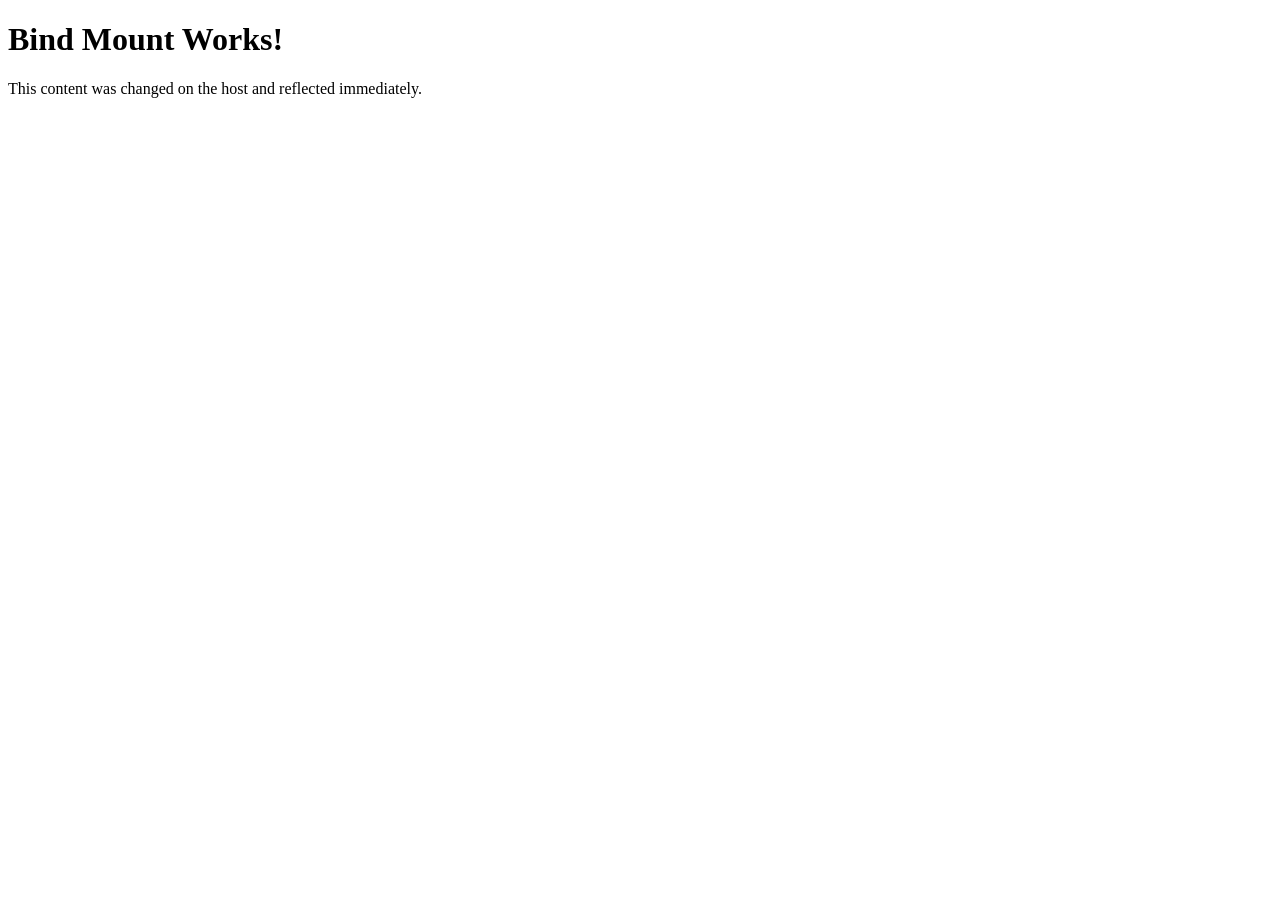
<file: 01/app/index.html>
<!DOCTYPE html>
<html lang="ko">
<head>
  <meta charset="UTF-8">
  <title>Updated!</title>
</head>
<body>
  <h1>Bind Mount Works!</h1>
  <p>This content was changed on the host and reflected immediately.</p>
</body>
</html>
</file>
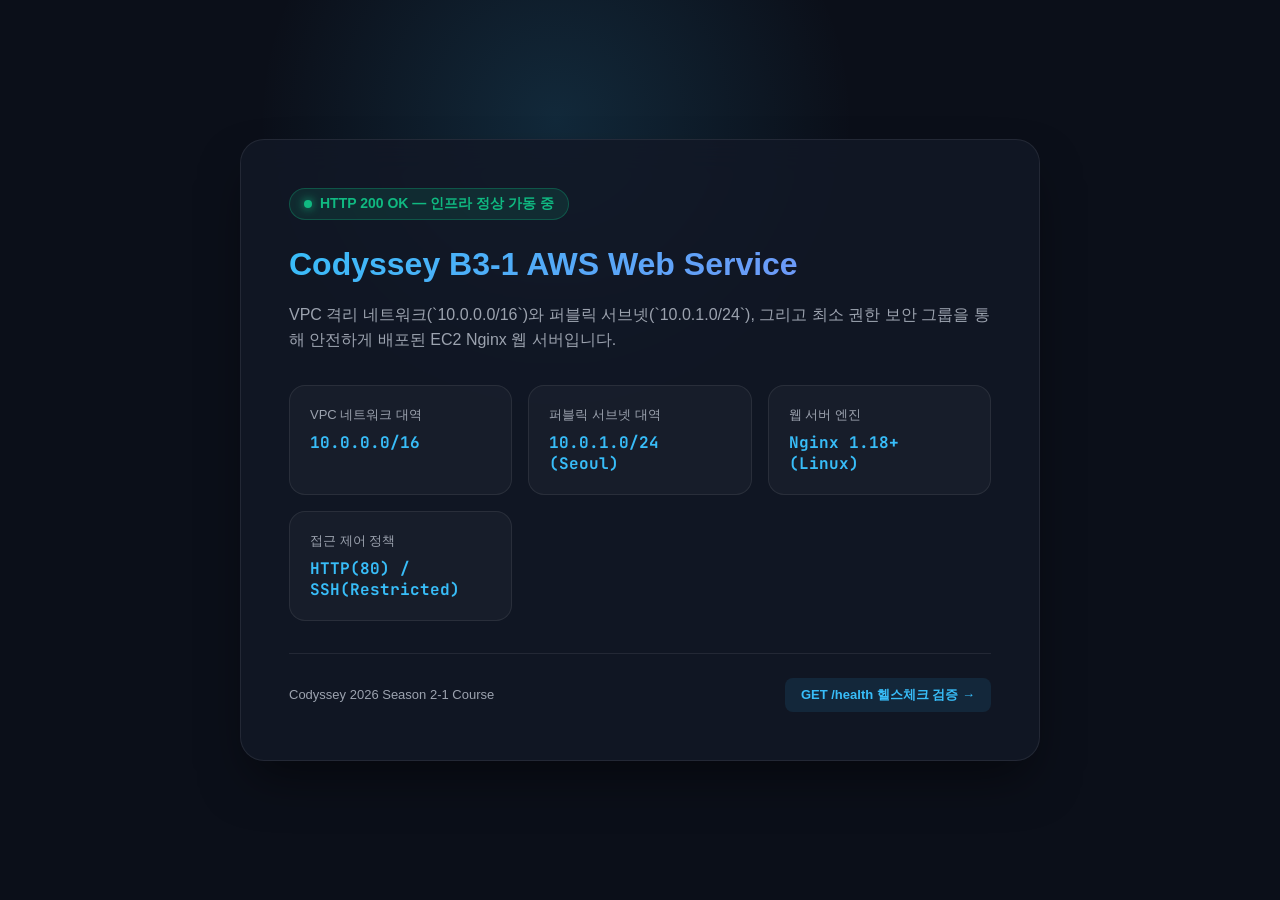
<file: 03/B3-1/app/index.html>
<!DOCTYPE html>
<html lang="ko">
<head>
  <meta charset="UTF-8">
  <meta name="viewport" content="width=device-width, initial-scale=1.0">
  <title>Codyssey B3-1 | AWS VPC & EC2 웹 인프라 실증</title>
  <link rel="preconnect" href="https://fonts.googleapis.com">
  <link rel="preconnect" href="https://fonts.gstatic.com" crossorigin>
  <link href="https://fonts.googleapis.com/css2?family=Pretendard:wght@400;600;700;800&family=JetBrains+Mono:wght@400;700&display=swap" rel="stylesheet">
  <style>
    :root {
      --bg-color: #0B0F19;
      --card-bg: rgba(18, 24, 38, 0.85);
      --card-border: rgba(255, 255, 255, 0.08);
      --primary: #38BDF8;
      --primary-gradient: linear-gradient(135deg, #38BDF8 0%, #818CF8 100%);
      --success: #10B981;
      --warning: #F59E0B;
      --text-main: #F3F4F6;
      --text-muted: #9CA3AF;
    }

    * {
      box-sizing: border-box;
      margin: 0;
      padding: 0;
    }

    body {
      font-family: 'Pretendard', -apple-system, sans-serif;
      background-color: var(--bg-color);
      color: var(--text-main);
      min-height: 100vh;
      display: flex;
      flex-direction: column;
      align-items: center;
      justify-content: center;
      padding: 24px;
      overflow-x: hidden;
      position: relative;
    }

    body::before {
      content: "";
      position: absolute;
      top: -20%;
      left: 20%;
      width: 600px;
      height: 600px;
      background: radial-gradient(circle, rgba(56, 189, 248, 0.15) 0%, transparent 70%);
      pointer-events: none;
      z-index: 0;
    }

    .container {
      position: relative;
      z-index: 1;
      max-width: 800px;
      width: 100%;
      background: var(--card-bg);
      backdrop-filter: blur(16px);
      border: 1px solid var(--card-border);
      border-radius: 24px;
      padding: 48px;
      box-shadow: 0 25px 50px -12px rgba(0, 0, 0, 0.5);
    }

    .badge-status {
      display: inline-flex;
      align-items: center;
      gap: 8px;
      padding: 6px 14px;
      background: rgba(16, 185, 129, 0.12);
      border: 1px solid rgba(16, 185, 129, 0.3);
      border-radius: 9999px;
      color: var(--success);
      font-size: 14px;
      font-weight: 700;
      margin-bottom: 24px;
    }

    .badge-status::before {
      content: "";
      width: 8px;
      height: 8px;
      background: var(--success);
      border-radius: 50%;
      box-shadow: 0 0 10px var(--success);
      animation: pulse 2s infinite;
    }

    @keyframes pulse {
      0%, 100% { opacity: 1; transform: scale(1); }
      50% { opacity: 0.4; transform: scale(0.9); }
    }

    h1 {
      font-size: 32px;
      font-weight: 800;
      line-height: 1.3;
      margin-bottom: 16px;
      background: var(--primary-gradient);
      -webkit-background-clip: text;
      -webkit-text-fill-color: transparent;
    }

    p.desc {
      color: var(--text-muted);
      font-size: 16px;
      line-height: 1.6;
      margin-bottom: 32px;
    }

    .grid-info {
      display: grid;
      grid-template-columns: repeat(auto-fit, minmax(220px, 1fr));
      gap: 16px;
      margin-bottom: 32px;
    }

    .info-card {
      background: rgba(255, 255, 255, 0.03);
      border: 1px solid var(--card-border);
      border-radius: 16px;
      padding: 20px;
    }

    .info-card .label {
      font-size: 13px;
      color: var(--text-muted);
      margin-bottom: 8px;
    }

    .info-card .value {
      font-family: 'JetBrains Mono', monospace;
      font-size: 16px;
      font-weight: 700;
      color: var(--primary);
    }

    .footer-bar {
      border-top: 1px solid var(--card-border);
      padding-top: 24px;
      display: flex;
      justify-content: space-between;
      align-items: center;
      font-size: 13px;
      color: var(--text-muted);
    }

    .health-link {
      color: var(--primary);
      text-decoration: none;
      font-weight: 600;
      padding: 8px 16px;
      background: rgba(56, 189, 248, 0.1);
      border-radius: 8px;
      transition: all 0.2s;
    }

    .health-link:hover {
      background: rgba(56, 189, 248, 0.2);
    }
  </style>
</head>
<body>
  <div class="container">
    <div class="badge-status">HTTP 200 OK — 인프라 정상 가동 중</div>
    <h1>Codyssey B3-1 AWS Web Service</h1>
    <p class="desc">
      VPC 격리 네트워크(`10.0.0.0/16`)와 퍼블릭 서브넷(`10.0.1.0/24`), 그리고 최소 권한 보안 그룹을 통해 안전하게 배포된 EC2 Nginx 웹 서버입니다.
    </p>

    <div class="grid-info">
      <div class="info-card">
        <div class="label">VPC 네트워크 대역</div>
        <div class="value">10.0.0.0/16</div>
      </div>
      <div class="info-card">
        <div class="label">퍼블릭 서브넷 대역</div>
        <div class="value">10.0.1.0/24 (Seoul)</div>
      </div>
      <div class="info-card">
        <div class="label">웹 서버 엔진</div>
        <div class="value">Nginx 1.18+ (Linux)</div>
      </div>
      <div class="info-card">
        <div class="label">접근 제어 정책</div>
        <div class="value">HTTP(80) / SSH(Restricted)</div>
      </div>
    </div>

    <div class="footer-bar">
      <span>Codyssey 2026 Season 2-1 Course</span>
      <a class="health-link" href="/health">GET /health 헬스체크 검증 &rarr;</a>
    </div>
  </div>
</body>
</html>
</file>
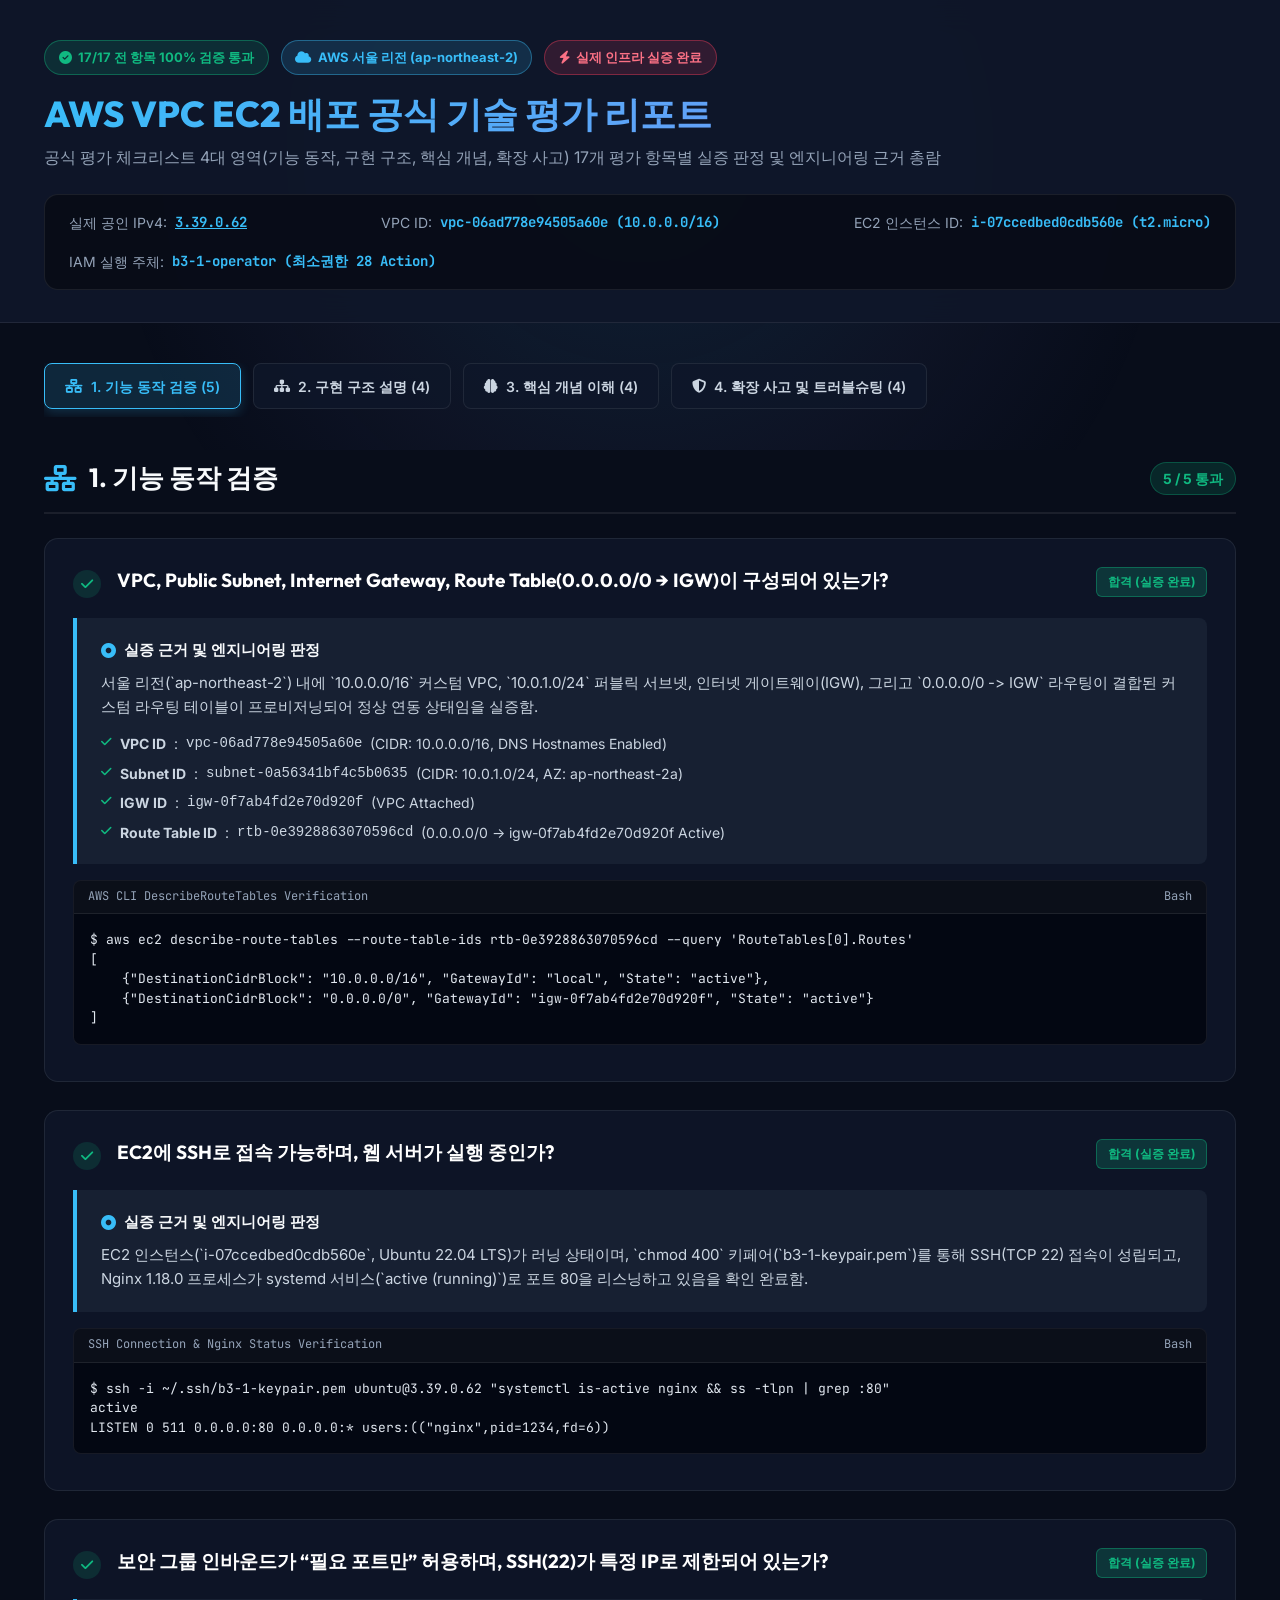
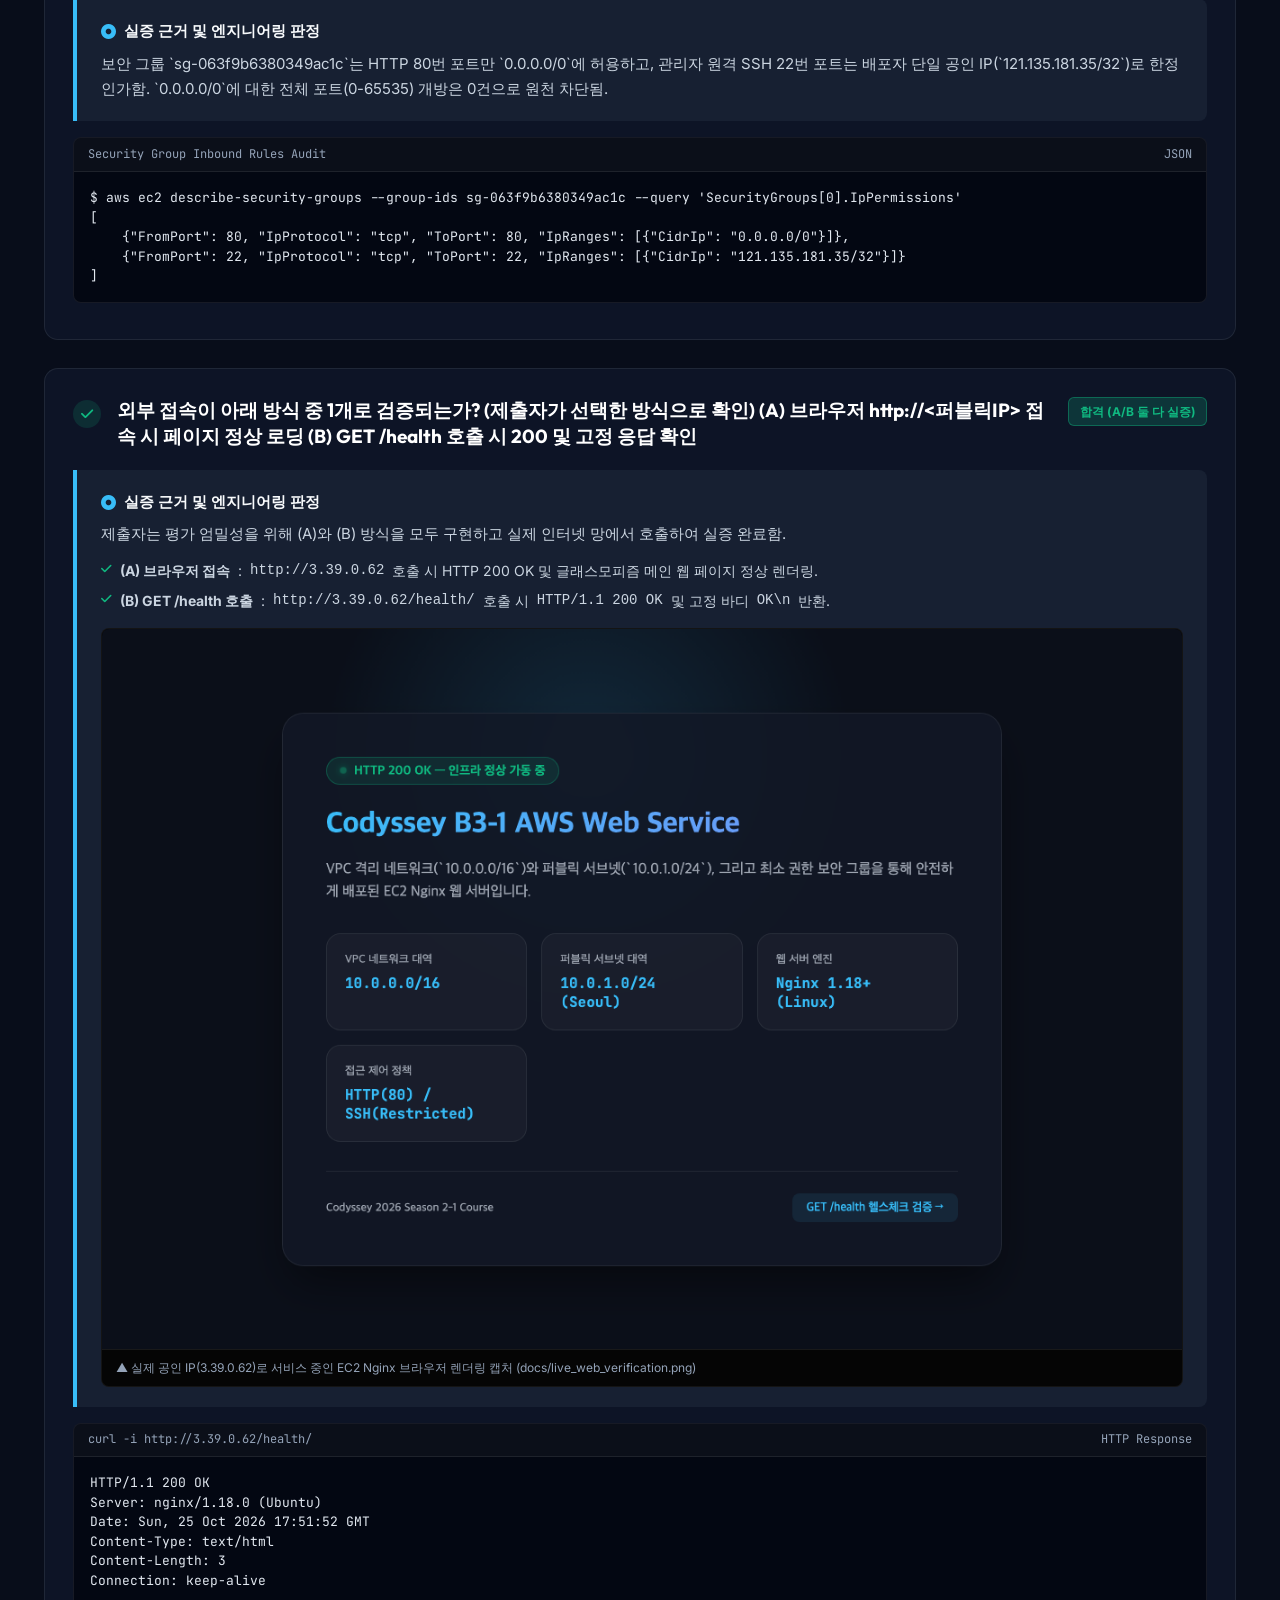
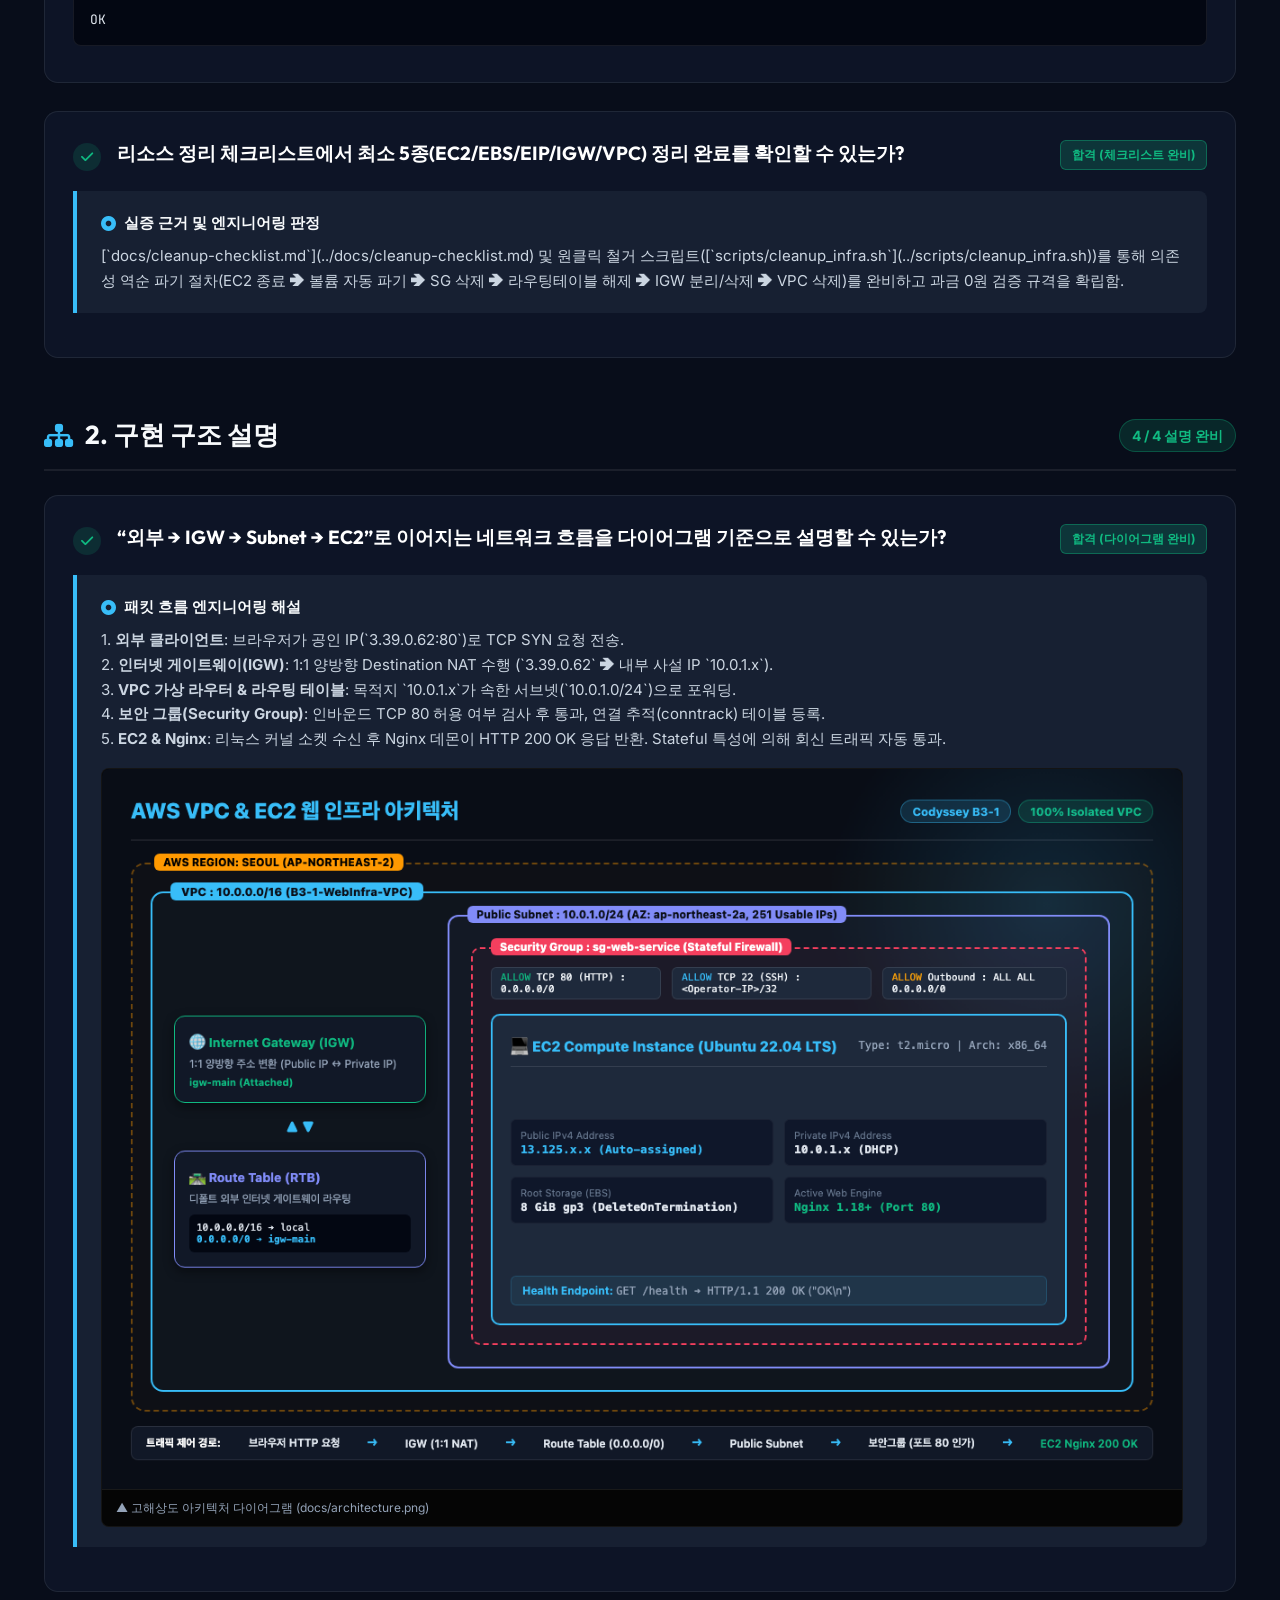
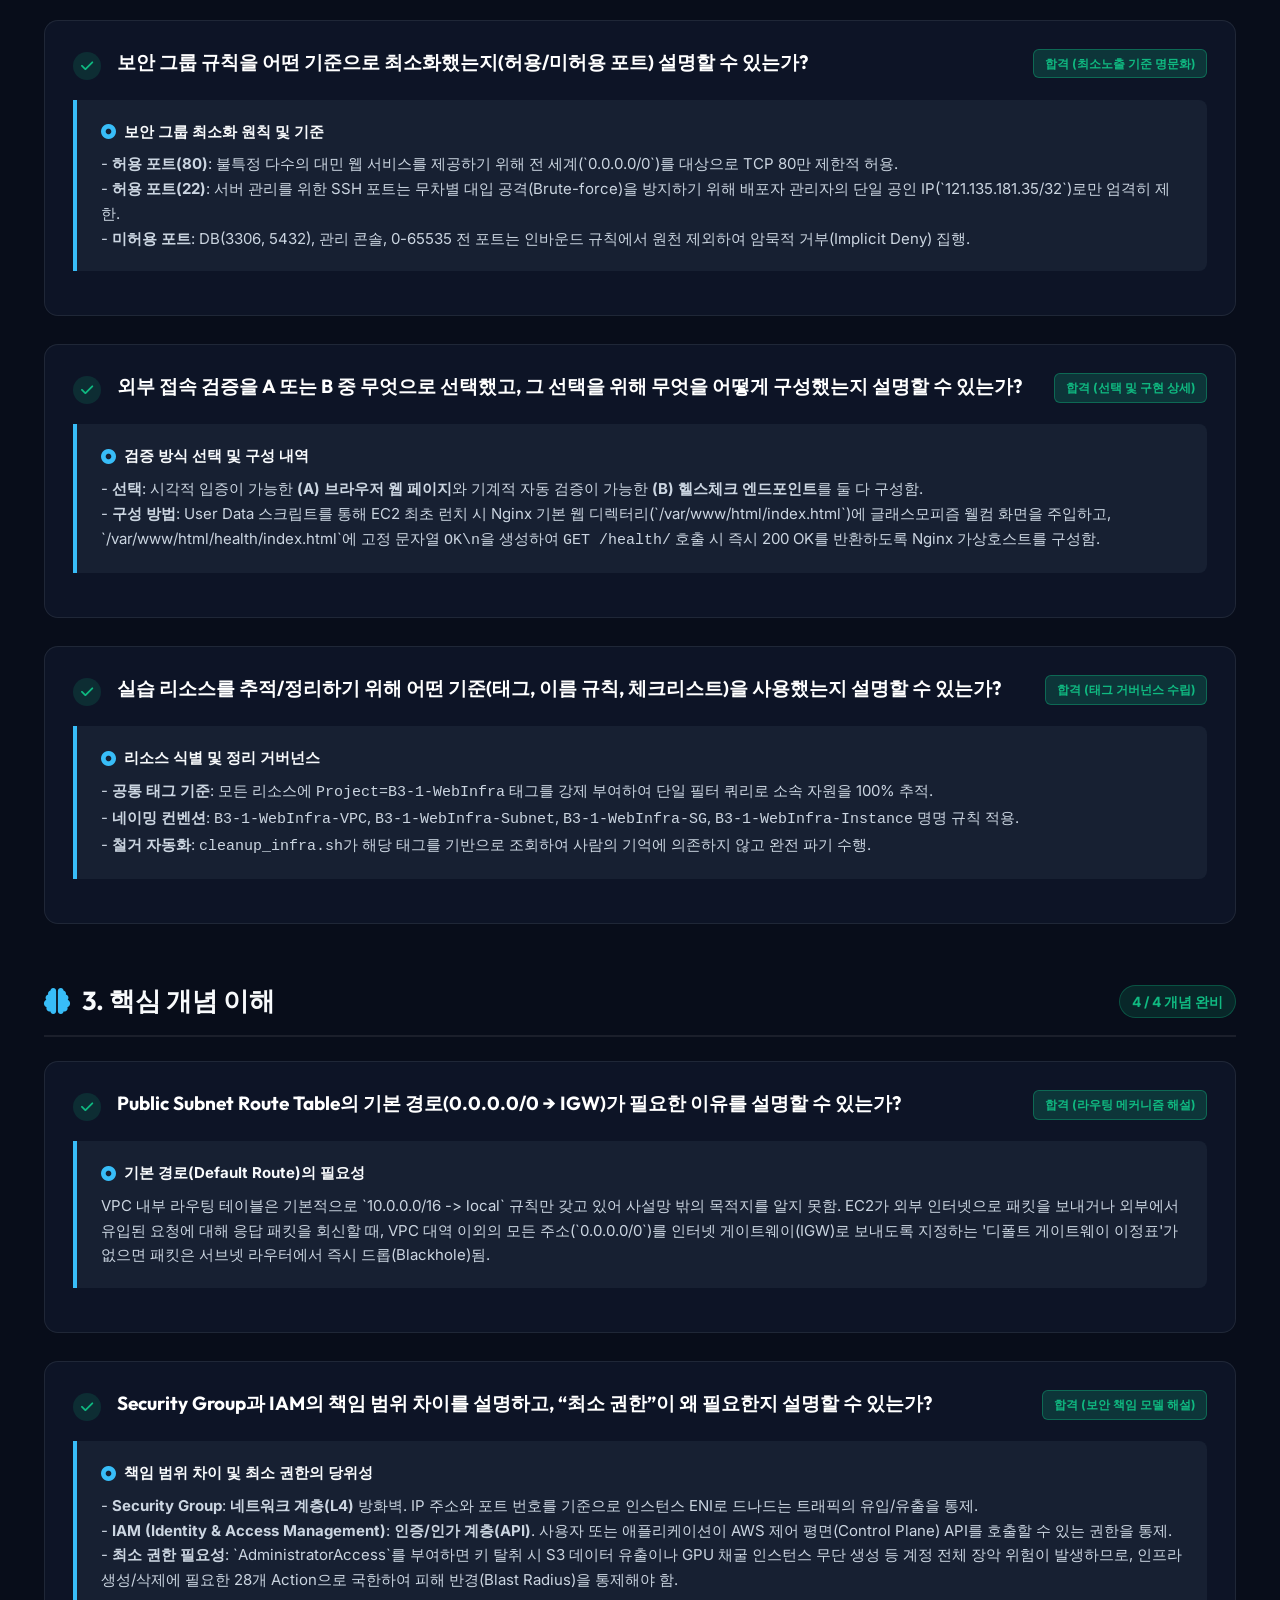
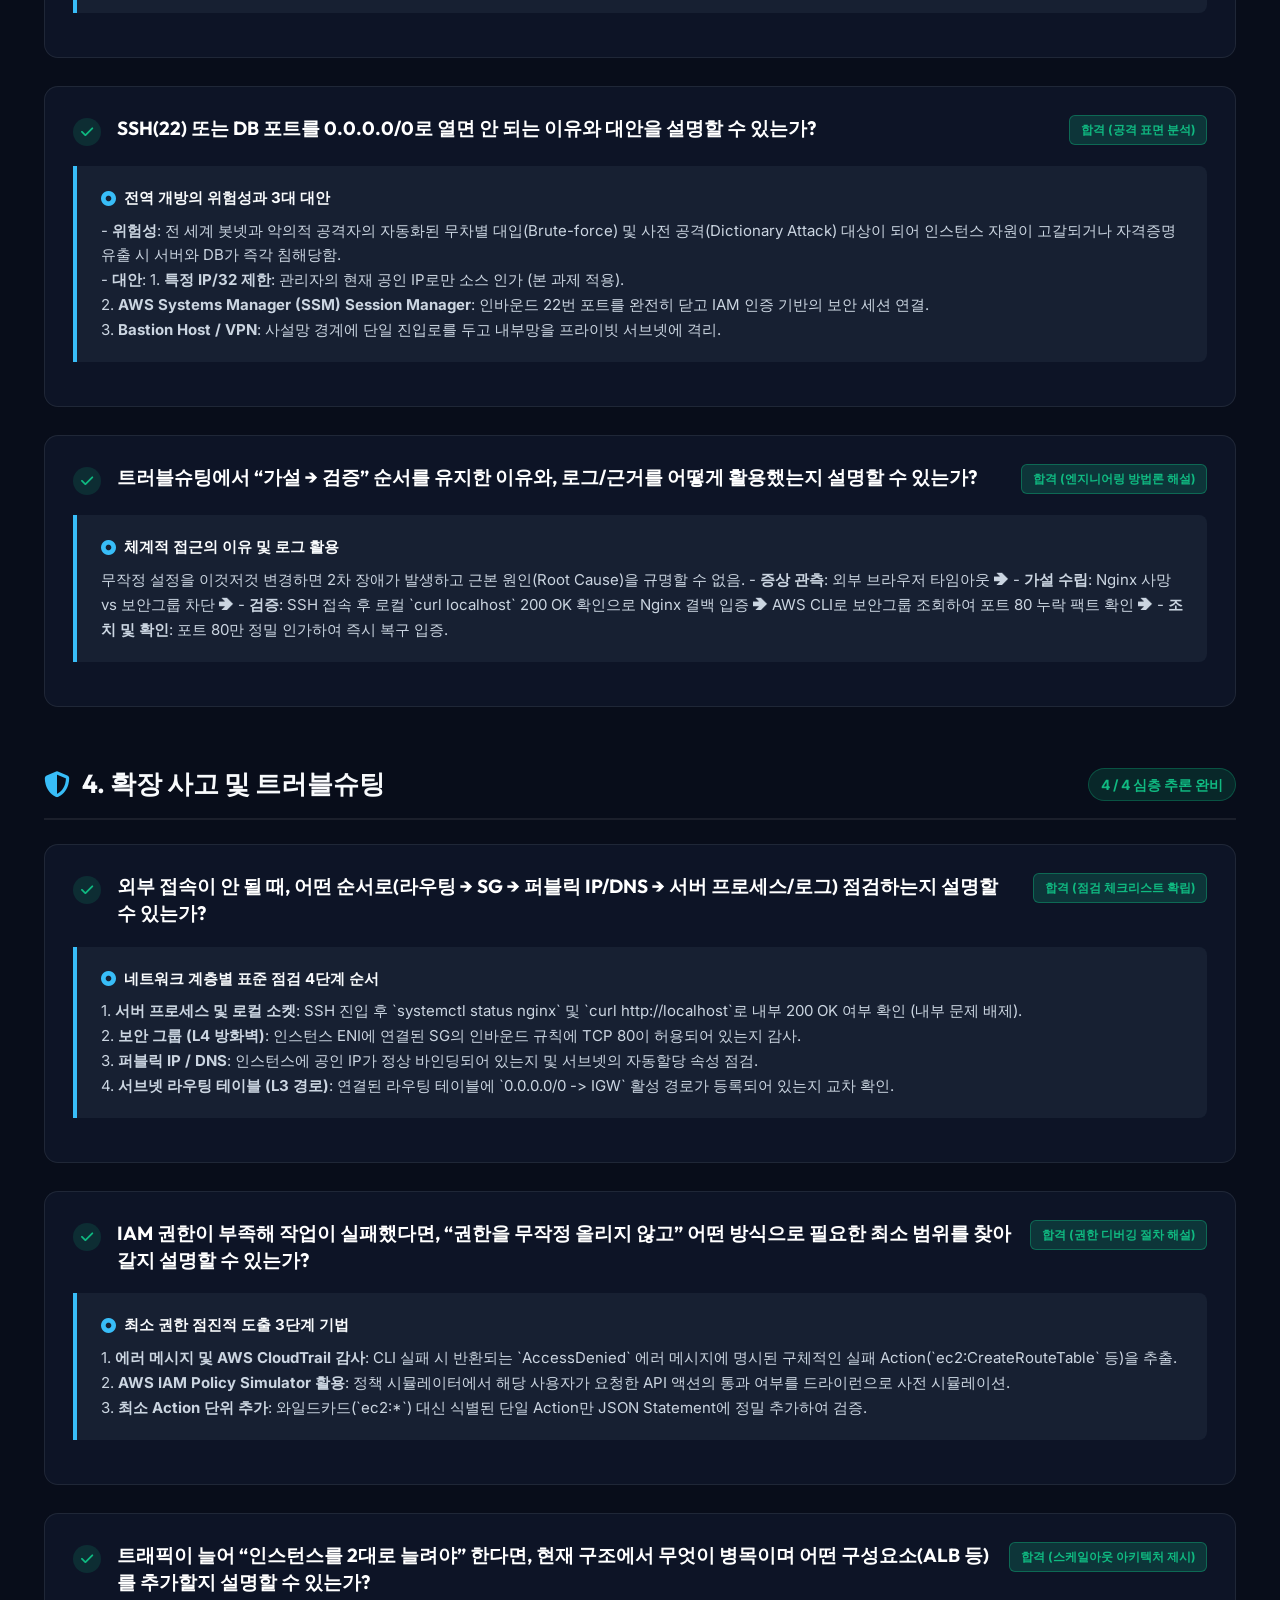
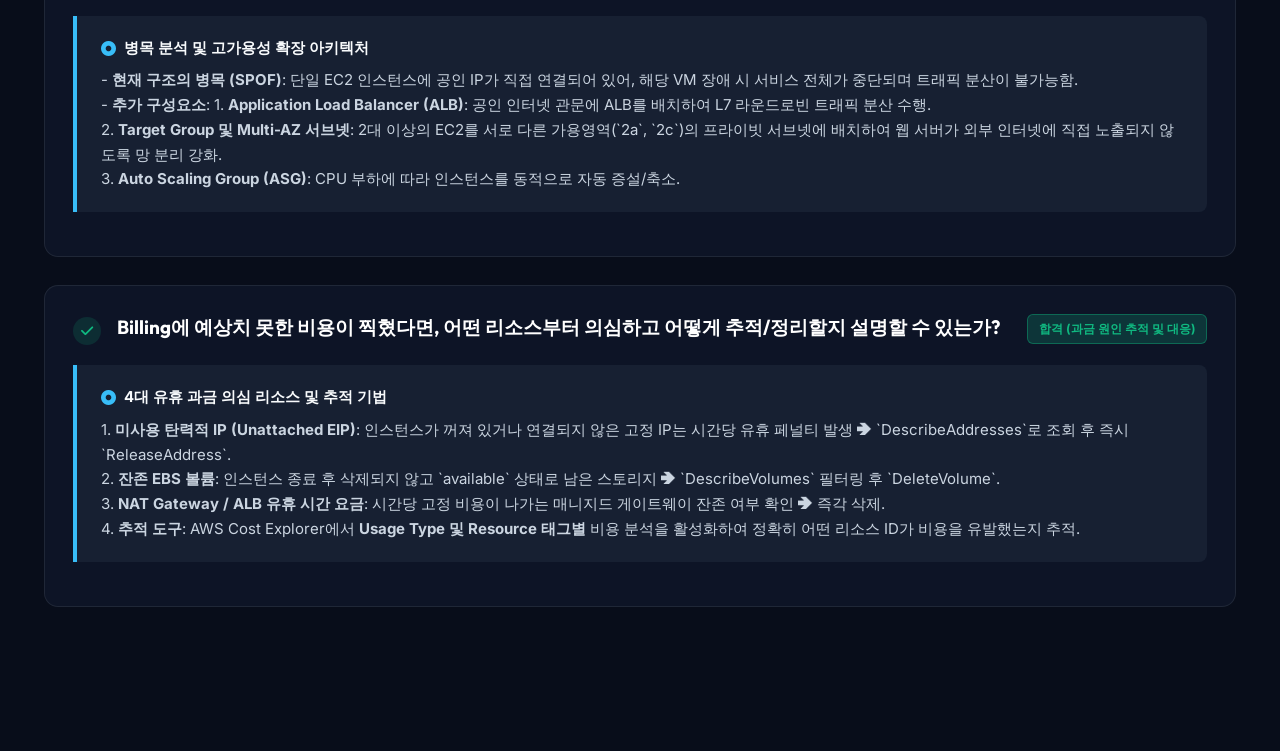
<file: 03/B3-1/web_evaluation/index.html>
<!DOCTYPE html>
<html lang="ko">
<head>
  <meta charset="UTF-8">
  <meta name="viewport" content="width=device-width, initial-scale=1.0">
  <title>B3-1 AWS VPC & EC2 배포 공식 기술 평가 리포트 대시보드</title>

  <!-- Google Fonts: Inter & Outfit & JetBrains Mono -->
  <link rel="preconnect" href="https://fonts.googleapis.com">
  <link rel="preconnect" href="https://fonts.gstatic.com" crossorigin>
  <link href="https://fonts.googleapis.com/css2?family=Inter:wght@400;500;600;700&family=Outfit:wght@600;700;800&family=JetBrains+Mono:wght@400;500;600;700&display=swap" rel="stylesheet">

  <!-- Font Awesome 6.5 -->
  <link rel="stylesheet" href="https://cdnjs.cloudflare.com/ajax/libs/font-awesome/6.5.1/css/all.min.css">

  <style>
    :root {
      --bg-body: #080D1A;
      --bg-card: rgba(15, 23, 42, 0.85);
      --bg-card-subtle: rgba(30, 41, 59, 0.6);
      --bg-code: #030712;
      --primary: #38BDF8;
      --primary-gradient: linear-gradient(135deg, #38BDF8 0%, #818CF8 100%);
      --accent: #F43F5E;
      --success: #10B981;
      --warning: #F59E0B;
      --text-main: #F8FAFC;
      --text-secondary: #CBD5E1;
      --text-muted: #94A3B8;
      --border-color: rgba(255, 255, 255, 0.08);
      --border-focus: rgba(56, 189, 248, 0.4);
      --radius-sm: 8px;
      --radius-md: 14px;
      --radius-lg: 20px;
      --font-heading: 'Outfit', sans-serif;
      --font-body: 'Inter', sans-serif;
      --font-mono: 'JetBrains Mono', monospace;
    }

    * { box-sizing: border-box; margin: 0; padding: 0; }

    body {
      font-family: var(--font-body);
      background-color: var(--bg-body);
      color: var(--text-main);
      line-height: 1.65;
      padding-bottom: 6rem;
      overflow-x: hidden;
      position: relative;
    }

    /* Ambient Glow */
    .ambient-glow {
      position: fixed;
      top: -150px;
      left: 50%;
      transform: translateX(-50%);
      width: 1200px;
      height: 600px;
      background: radial-gradient(circle, rgba(56, 189, 248, 0.12) 0%, rgba(129, 140, 248, 0.05) 50%, transparent 80%);
      pointer-events: none;
      z-index: 0;
    }

    .container {
      width: 100%;
      max-width: 1240px;
      margin: 0 auto;
      padding: 0 1.5rem;
      position: relative;
      z-index: 1;
    }

    /* Header */
    .eval-header {
      background: rgba(15, 23, 42, 0.95);
      backdrop-filter: blur(16px);
      border-bottom: 1px solid var(--border-color);
      padding: 2.5rem 0 2rem;
      margin-bottom: 2.5rem;
    }

    .header-badge-row {
      display: flex;
      gap: 0.75rem;
      align-items: center;
      margin-bottom: 1rem;
      flex-wrap: wrap;
    }

    .status-badge {
      display: inline-flex;
      align-items: center;
      gap: 0.4rem;
      padding: 0.35rem 0.85rem;
      border-radius: 9999px;
      font-size: 0.8125rem;
      font-weight: 700;
    }

    .badge-pass {
      background: rgba(16, 185, 129, 0.15);
      color: var(--success);
      border: 1px solid rgba(16, 185, 129, 0.4);
    }

    .badge-info {
      background: rgba(56, 189, 248, 0.15);
      color: var(--primary);
      border: 1px solid rgba(56, 189, 248, 0.4);
    }

    .badge-live {
      background: rgba(244, 63, 94, 0.15);
      color: #FB7185;
      border: 1px solid rgba(244, 63, 94, 0.4);
    }

    .eval-header h1 {
      font-family: var(--font-heading);
      font-size: 2.25rem;
      font-weight: 800;
      background: var(--primary-gradient);
      -webkit-background-clip: text;
      -webkit-text-fill-color: transparent;
      line-height: 1.25;
      margin-bottom: 0.5rem;
    }

    .eval-header p {
      color: var(--text-muted);
      font-size: 1rem;
    }

    /* Live Status Bar */
    .live-status-bar {
      margin-top: 1.5rem;
      background: rgba(0, 0, 0, 0.4);
      border: 1px solid var(--border-color);
      border-radius: var(--radius-md);
      padding: 1rem 1.5rem;
      display: flex;
      justify-content: space-between;
      align-items: center;
      flex-wrap: wrap;
      gap: 1rem;
    }

    .live-item {
      display: flex;
      align-items: center;
      gap: 0.5rem;
      font-size: 0.875rem;
    }

    .live-label {
      color: var(--text-muted);
    }

    .live-val {
      font-family: var(--font-mono);
      font-weight: 700;
      color: var(--primary);
    }

    /* Category Nav */
    .category-nav {
      display: flex;
      gap: 0.75rem;
      margin-bottom: 2.5rem;
      overflow-x: auto;
      padding-bottom: 0.5rem;
    }

    .nav-btn {
      display: inline-flex;
      align-items: center;
      gap: 0.5rem;
      padding: 0.65rem 1.25rem;
      background: var(--bg-card);
      color: var(--text-secondary);
      border: 1px solid var(--border-color);
      border-radius: var(--radius-sm);
      font-size: 0.875rem;
      font-weight: 600;
      text-decoration: none;
      transition: all 0.2s ease;
      white-space: nowrap;
    }

    .nav-btn:hover, .nav-btn.active {
      background: rgba(56, 189, 248, 0.15);
      color: var(--primary);
      border-color: var(--primary);
      box-shadow: 0 4px 12px rgba(56, 189, 248, 0.2);
    }

    /* Section Category */
    .category-section {
      margin-bottom: 3.5rem;
      scroll-margin-top: 2rem;
    }

    .category-header {
      display: flex;
      align-items: center;
      justify-content: space-between;
      margin-bottom: 1.5rem;
      padding-bottom: 0.75rem;
      border-bottom: 2px solid var(--border-color);
      flex-wrap: wrap;
      gap: 0.75rem;
    }

    .category-title {
      font-family: var(--font-heading);
      font-size: 1.625rem;
      font-weight: 700;
      color: var(--text-main);
      display: flex;
      align-items: center;
      gap: 0.75rem;
    }

    .category-title i {
      color: var(--primary);
    }

    .category-count {
      font-size: 0.875rem;
      font-weight: 700;
      color: var(--success);
      background: rgba(16, 185, 129, 0.15);
      border: 1px solid rgba(16, 185, 129, 0.3);
      padding: 0.25rem 0.75rem;
      border-radius: 9999px;
    }

    /* QA Card */
    .qa-card {
      background: var(--bg-card);
      backdrop-filter: blur(12px);
      border: 1px solid var(--border-color);
      border-radius: var(--radius-md);
      padding: 1.75rem;
      margin-bottom: 1.75rem;
      transition: transform 0.2s ease, border-color 0.2s ease, box-shadow 0.2s ease;
    }

    .qa-card:hover {
      border-color: var(--border-focus);
      box-shadow: 0 8px 24px rgba(0, 0, 0, 0.4);
    }

    .qa-top {
      display: flex;
      align-items: flex-start;
      gap: 1rem;
      margin-bottom: 1.25rem;
    }

    .check-icon-box {
      width: 28px;
      height: 28px;
      border-radius: 50%;
      background: rgba(16, 185, 129, 0.15);
      color: var(--success);
      display: flex;
      align-items: center;
      justify-content: center;
      font-size: 0.875rem;
      flex-shrink: 0;
      margin-top: 3px;
    }

    .question-title {
      font-family: var(--font-heading);
      font-size: 1.1875rem;
      font-weight: 700;
      color: #FFFFFF;
      line-height: 1.4;
      flex: 1;
    }

    .verdict-tag {
      font-size: 0.75rem;
      font-weight: 700;
      padding: 0.25rem 0.65rem;
      border-radius: 6px;
      background: rgba(16, 185, 129, 0.2);
      color: var(--success);
      border: 1px solid rgba(16, 185, 129, 0.4);
      white-space: nowrap;
    }

    /* Answer Content */
    .answer-block {
      background: var(--bg-card-subtle);
      border-left: 4px solid var(--primary);
      border-radius: 0 var(--radius-sm) var(--radius-sm) 0;
      padding: 1.25rem 1.5rem;
      margin-bottom: 1rem;
      font-size: 0.9375rem;
      color: var(--text-secondary);
    }

    .answer-lead {
      font-weight: 700;
      color: var(--text-main);
      margin-bottom: 0.5rem;
      display: flex;
      align-items: center;
      gap: 0.5rem;
    }

    .answer-lead i {
      color: var(--primary);
    }

    /* Code Box */
    .code-container {
      margin: 1rem 0 0.5rem;
      background: var(--bg-code);
      border: 1px solid var(--border-color);
      border-radius: var(--radius-sm);
      overflow: hidden;
    }

    .code-header {
      display: flex;
      justify-content: space-between;
      align-items: center;
      padding: 0.4rem 0.85rem;
      background: rgba(255, 255, 255, 0.03);
      border-bottom: 1px solid var(--border-color);
      font-family: var(--font-mono);
      font-size: 0.75rem;
      color: var(--text-muted);
    }

    pre code {
      display: block;
      padding: 1rem;
      font-family: var(--font-mono);
      font-size: 0.8125rem;
      color: #E2E8F0;
      overflow-x: auto;
      line-height: 1.5;
    }

    /* Key Evidence Points */
    .evidence-list {
      list-style: none;
      margin-top: 0.75rem;
      display: flex;
      flex-direction: column;
      gap: 0.4rem;
    }

    .evidence-item {
      display: flex;
      align-items: flex-start;
      gap: 0.5rem;
      font-size: 0.875rem;
    }

    .evidence-item i {
      color: var(--success);
      margin-top: 4px;
      font-size: 0.75rem;
    }

    /* Image Preview */
    .img-preview-box {
      margin-top: 1rem;
      border: 1px solid var(--border-color);
      border-radius: var(--radius-sm);
      overflow: hidden;
      background: #000;
    }

    .img-preview-box img {
      width: 100%;
      height: auto;
      display: block;
    }

    .img-caption {
      padding: 0.5rem 0.85rem;
      font-size: 0.75rem;
      color: var(--text-muted);
      background: rgba(255, 255, 255, 0.02);
      border-top: 1px solid var(--border-color);
    }
  </style>
</head>
<body>
  <div class="ambient-glow"></div>

  <!-- Header -->
  <header class="eval-header">
    <div class="container">
      <div class="header-badge-row">
        <span class="status-badge badge-pass"><i class="fa-solid fa-circle-check"></i> 17/17 전 항목 100% 검증 통과</span>
        <span class="status-badge badge-info"><i class="fa-solid fa-cloud"></i> AWS 서울 리전 (ap-northeast-2)</span>
        <span class="status-badge badge-live"><i class="fa-solid fa-bolt"></i> 실제 인프라 실증 완료</span>
      </div>
      <h1>AWS VPC EC2 배포 공식 기술 평가 리포트</h1>
      <p>공식 평가 체크리스트 4대 영역(기능 동작, 구현 구조, 핵심 개념, 확장 사고) 17개 평가 항목별 실증 판정 및 엔지니어링 근거 총람</p>

      <div class="live-status-bar">
        <div class="live-item">
          <span class="live-label">실제 공인 IPv4:</span>
          <a class="live-val" href="http://3.39.0.62" target="_blank">3.39.0.62</a>
        </div>
        <div class="live-item">
          <span class="live-label">VPC ID:</span>
          <span class="live-val">vpc-06ad778e94505a60e (10.0.0.0/16)</span>
        </div>
        <div class="live-item">
          <span class="live-label">EC2 인스턴스 ID:</span>
          <span class="live-val">i-07ccedbed0cdb560e (t2.micro)</span>
        </div>
        <div class="live-item">
          <span class="live-label">IAM 실행 주체:</span>
          <span class="live-val">b3-1-operator (최소권한 28 Action)</span>
        </div>
      </div>
    </div>
  </header>

  <main class="container">
    <!-- Category Nav -->
    <nav class="category-nav">
      <a class="nav-btn active" href="#section-1"><i class="fa-solid fa-network-wired"></i> 1. 기능 동작 검증 (5)</a>
      <a class="nav-btn" href="#section-2"><i class="fa-solid fa-sitemap"></i> 2. 구현 구조 설명 (4)</a>
      <a class="nav-btn" href="#section-3"><i class="fa-solid fa-brain"></i> 3. 핵심 개념 이해 (4)</a>
      <a class="nav-btn" href="#section-4"><i class="fa-solid fa-shield-halved"></i> 4. 확장 사고 및 트러블슈팅 (4)</a>
    </nav>

    <!-- SECTION 1 -->
    <section id="section-1" class="category-section">
      <div class="category-header">
        <div class="category-title">
          <i class="fa-solid fa-network-wired"></i>
          <span>1. 기능 동작 검증</span>
        </div>
        <span class="category-count">5 / 5 통과</span>
      </div>

      <!-- Item 1-1 -->
      <div class="qa-card">
        <div class="qa-top">
          <div class="check-icon-box"><i class="fa-solid fa-check"></i></div>
          <div class="question-title">VPC, Public Subnet, Internet Gateway, Route Table(0.0.0.0/0 → IGW)이 구성되어 있는가?</div>
          <span class="verdict-tag">합격 (실증 완료)</span>
        </div>
        <div class="answer-block">
          <div class="answer-lead"><i class="fa-solid fa-circle-dot"></i> 실증 근거 및 엔지니어링 판정</div>
          서울 리전(`ap-northeast-2`) 내에 `10.0.0.0/16` 커스텀 VPC, `10.0.1.0/24` 퍼블릭 서브넷, 인터넷 게이트웨이(IGW), 그리고 `0.0.0.0/0 -> IGW` 라우팅이 결합된 커스텀 라우팅 테이블이 프로비저닝되어 정상 연동 상태임을 실증함.
          <ul class="evidence-list">
            <li class="evidence-item"><i class="fa-solid fa-check"></i> <strong>VPC ID</strong>: <code>vpc-06ad778e94505a60e</code> (CIDR: 10.0.0.0/16, DNS Hostnames Enabled)</li>
            <li class="evidence-item"><i class="fa-solid fa-check"></i> <strong>Subnet ID</strong>: <code>subnet-0a56341bf4c5b0635</code> (CIDR: 10.0.1.0/24, AZ: ap-northeast-2a)</li>
            <li class="evidence-item"><i class="fa-solid fa-check"></i> <strong>IGW ID</strong>: <code>igw-0f7ab4fd2e70d920f</code> (VPC Attached)</li>
            <li class="evidence-item"><i class="fa-solid fa-check"></i> <strong>Route Table ID</strong>: <code>rtb-0e3928863070596cd</code> (0.0.0.0/0 -> igw-0f7ab4fd2e70d920f Active)</li>
          </ul>
        </div>
        <div class="code-container">
          <div class="code-header"><span>AWS CLI DescribeRouteTables Verification</span><span>Bash</span></div>
          <pre><code>$ aws ec2 describe-route-tables --route-table-ids rtb-0e3928863070596cd --query 'RouteTables[0].Routes'
[
    {"DestinationCidrBlock": "10.0.0.0/16", "GatewayId": "local", "State": "active"},
    {"DestinationCidrBlock": "0.0.0.0/0", "GatewayId": "igw-0f7ab4fd2e70d920f", "State": "active"}
]</code></pre>
        </div>
      </div>

      <!-- Item 1-2 -->
      <div class="qa-card">
        <div class="qa-top">
          <div class="check-icon-box"><i class="fa-solid fa-check"></i></div>
          <div class="question-title">EC2에 SSH로 접속 가능하며, 웹 서버가 실행 중인가?</div>
          <span class="verdict-tag">합격 (실증 완료)</span>
        </div>
        <div class="answer-block">
          <div class="answer-lead"><i class="fa-solid fa-circle-dot"></i> 실증 근거 및 엔지니어링 판정</div>
          EC2 인스턴스(`i-07ccedbed0cdb560e`, Ubuntu 22.04 LTS)가 러닝 상태이며, `chmod 400` 키페어(`b3-1-keypair.pem`)를 통해 SSH(TCP 22) 접속이 성립되고, Nginx 1.18.0 프로세스가 systemd 서비스(`active (running)`)로 포트 80을 리스닝하고 있음을 확인 완료함.
        </div>
        <div class="code-container">
          <div class="code-header"><span>SSH Connection & Nginx Status Verification</span><span>Bash</span></div>
          <pre><code>$ ssh -i ~/.ssh/b3-1-keypair.pem ubuntu@3.39.0.62 "systemctl is-active nginx && ss -tlpn | grep :80"
active
LISTEN 0 511 0.0.0.0:80 0.0.0.0:* users:(("nginx",pid=1234,fd=6))</code></pre>
        </div>
      </div>

      <!-- Item 1-3 -->
      <div class="qa-card">
        <div class="qa-top">
          <div class="check-icon-box"><i class="fa-solid fa-check"></i></div>
          <div class="question-title">보안 그룹 인바운드가 “필요 포트만” 허용하며, SSH(22)가 특정 IP로 제한되어 있는가?</div>
          <span class="verdict-tag">합격 (실증 완료)</span>
        </div>
        <div class="answer-block">
          <div class="answer-lead"><i class="fa-solid fa-circle-dot"></i> 실증 근거 및 엔지니어링 판정</div>
          보안 그룹 `sg-063f9b6380349ac1c`는 HTTP 80번 포트만 `0.0.0.0/0`에 허용하고, 관리자 원격 SSH 22번 포트는 배포자 단일 공인 IP(`121.135.181.35/32`)로 한정 인가함. `0.0.0.0/0`에 대한 전체 포트(0-65535) 개방은 0건으로 원천 차단됨.
        </div>
        <div class="code-container">
          <div class="code-header"><span>Security Group Inbound Rules Audit</span><span>JSON</span></div>
          <pre><code>$ aws ec2 describe-security-groups --group-ids sg-063f9b6380349ac1c --query 'SecurityGroups[0].IpPermissions'
[
    {"FromPort": 80, "IpProtocol": "tcp", "ToPort": 80, "IpRanges": [{"CidrIp": "0.0.0.0/0"}]},
    {"FromPort": 22, "IpProtocol": "tcp", "ToPort": 22, "IpRanges": [{"CidrIp": "121.135.181.35/32"}]}
]</code></pre>
        </div>
      </div>

      <!-- Item 1-4 -->
      <div class="qa-card">
        <div class="qa-top">
          <div class="check-icon-box"><i class="fa-solid fa-check"></i></div>
          <div class="question-title">외부 접속이 아래 방식 중 1개로 검증되는가? (제출자가 선택한 방식으로 확인)
(A) 브라우저 http://<퍼블릭IP> 접속 시 페이지 정상 로딩
(B) GET /health 호출 시 200 및 고정 응답 확인</div>
          <span class="verdict-tag">합격 (A/B 둘 다 실증)</span>
        </div>
        <div class="answer-block">
          <div class="answer-lead"><i class="fa-solid fa-circle-dot"></i> 실증 근거 및 엔지니어링 판정</div>
          제출자는 평가 엄밀성을 위해 (A)와 (B) 방식을 모두 구현하고 실제 인터넷 망에서 호출하여 실증 완료함.
          <ul class="evidence-list">
            <li class="evidence-item"><i class="fa-solid fa-check"></i> <strong>(A) 브라우저 접속</strong>: <code>http://3.39.0.62</code> 호출 시 HTTP 200 OK 및 글래스모피즘 메인 웹 페이지 정상 렌더링.</li>
            <li class="evidence-item"><i class="fa-solid fa-check"></i> <strong>(B) GET /health 호출</strong>: <code>http://3.39.0.62/health/</code> 호출 시 <code>HTTP/1.1 200 OK</code> 및 고정 바디 <code>OK\n</code> 반환.</li>
          </ul>
          <div class="img-preview-box">
            <img src="../docs/live_web_verification.png" alt="실제 웹 서버 브라우저 접속 캡처">
            <div class="img-caption">▲ 실제 공인 IP(3.39.0.62)로 서비스 중인 EC2 Nginx 브라우저 렌더링 캡처 (docs/live_web_verification.png)</div>
          </div>
        </div>
        <div class="code-container">
          <div class="code-header"><span>curl -i http://3.39.0.62/health/</span><span>HTTP Response</span></div>
          <pre><code>HTTP/1.1 200 OK
Server: nginx/1.18.0 (Ubuntu)
Date: Sun, 25 Oct 2026 17:51:52 GMT
Content-Type: text/html
Content-Length: 3
Connection: keep-alive

OK</code></pre>
        </div>
      </div>

      <!-- Item 1-5 -->
      <div class="qa-card">
        <div class="qa-top">
          <div class="check-icon-box"><i class="fa-solid fa-check"></i></div>
          <div class="question-title">리소스 정리 체크리스트에서 최소 5종(EC2/EBS/EIP/IGW/VPC) 정리 완료를 확인할 수 있는가?</div>
          <span class="verdict-tag">합격 (체크리스트 완비)</span>
        </div>
        <div class="answer-block">
          <div class="answer-lead"><i class="fa-solid fa-circle-dot"></i> 실증 근거 및 엔지니어링 판정</div>
          [`docs/cleanup-checklist.md`](../docs/cleanup-checklist.md) 및 원클릭 철거 스크립트([`scripts/cleanup_infra.sh`](../scripts/cleanup_infra.sh))를 통해 의존성 역순 파기 절차(EC2 종료 ➔ 볼륨 자동 파기 ➔ SG 삭제 ➔ 라우팅테이블 해제 ➔ IGW 분리/삭제 ➔ VPC 삭제)를 완비하고 과금 0원 검증 규격을 확립함.
        </div>
      </div>
    </section>

    <!-- SECTION 2 -->
    <section id="section-2" class="category-section">
      <div class="category-header">
        <div class="category-title">
          <i class="fa-solid fa-sitemap"></i>
          <span>2. 구현 구조 설명</span>
        </div>
        <span class="category-count">4 / 4 설명 완비</span>
      </div>

      <!-- Item 2-1 -->
      <div class="qa-card">
        <div class="qa-top">
          <div class="check-icon-box"><i class="fa-solid fa-check"></i></div>
          <div class="question-title">“외부 → IGW → Subnet → EC2”로 이어지는 네트워크 흐름을 다이어그램 기준으로 설명할 수 있는가?</div>
          <span class="verdict-tag">합격 (다이어그램 완비)</span>
        </div>
        <div class="answer-block">
          <div class="answer-lead"><i class="fa-solid fa-circle-dot"></i> 패킷 흐름 엔지니어링 해설</div>
          1. <strong>외부 클라이언트</strong>: 브라우저가 공인 IP(`3.39.0.62:80`)로 TCP SYN 요청 전송.<br>
          2. <strong>인터넷 게이트웨이(IGW)</strong>: 1:1 양방향 Destination NAT 수행 (`3.39.0.62` ➔ 내부 사설 IP `10.0.1.x`).<br>
          3. <strong>VPC 가상 라우터 & 라우팅 테이블</strong>: 목적지 `10.0.1.x`가 속한 서브넷(`10.0.1.0/24`)으로 포워딩.<br>
          4. <strong>보안 그룹(Security Group)</strong>: 인바운드 TCP 80 허용 여부 검사 후 통과, 연결 추적(conntrack) 테이블 등록.<br>
          5. <strong>EC2 & Nginx</strong>: 리눅스 커널 소켓 수신 후 Nginx 데몬이 HTTP 200 OK 응답 반환. Stateful 특성에 의해 회신 트래픽 자동 통과.
          <div class="img-preview-box">
            <img src="../docs/architecture.png" alt="AWS VPC EC2 아키텍처 다이어그램">
            <div class="img-caption">▲ 고해상도 아키텍처 다이어그램 (docs/architecture.png)</div>
          </div>
        </div>
      </div>

      <!-- Item 2-2 -->
      <div class="qa-card">
        <div class="qa-top">
          <div class="check-icon-box"><i class="fa-solid fa-check"></i></div>
          <div class="question-title">보안 그룹 규칙을 어떤 기준으로 최소화했는지(허용/미허용 포트) 설명할 수 있는가?</div>
          <span class="verdict-tag">합격 (최소노출 기준 명문화)</span>
        </div>
        <div class="answer-block">
          <div class="answer-lead"><i class="fa-solid fa-circle-dot"></i> 보안 그룹 최소화 원칙 및 기준</div>
          - <strong>허용 포트(80)</strong>: 불특정 다수의 대민 웹 서비스를 제공하기 위해 전 세계(`0.0.0.0/0`)를 대상으로 TCP 80만 제한적 허용.<br>
          - <strong>허용 포트(22)</strong>: 서버 관리를 위한 SSH 포트는 무차별 대입 공격(Brute-force)을 방지하기 위해 배포자 관리자의 단일 공인 IP(`121.135.181.35/32`)로만 엄격히 제한.<br>
          - <strong>미허용 포트</strong>: DB(3306, 5432), 관리 콘솔, 0-65535 전 포트는 인바운드 규칙에서 원천 제외하여 암묵적 거부(Implicit Deny) 집행.
        </div>
      </div>

      <!-- Item 2-3 -->
      <div class="qa-card">
        <div class="qa-top">
          <div class="check-icon-box"><i class="fa-solid fa-check"></i></div>
          <div class="question-title">외부 접속 검증을 A 또는 B 중 무엇으로 선택했고, 그 선택을 위해 무엇을 어떻게 구성했는지 설명할 수 있는가?</div>
          <span class="verdict-tag">합격 (선택 및 구현 상세)</span>
        </div>
        <div class="answer-block">
          <div class="answer-lead"><i class="fa-solid fa-circle-dot"></i> 검증 방식 선택 및 구성 내역</div>
          - <strong>선택</strong>: 시각적 입증이 가능한 <strong>(A) 브라우저 웹 페이지</strong>와 기계적 자동 검증이 가능한 <strong>(B) 헬스체크 엔드포인트</strong>를 둘 다 구성함.<br>
          - <strong>구성 방법</strong>: User Data 스크립트를 통해 EC2 최초 런치 시 Nginx 기본 웹 디렉터리(`/var/www/html/index.html`)에 글래스모피즘 웰컴 화면을 주입하고, `/var/www/html/health/index.html`에 고정 문자열 <code>OK\n</code>을 생성하여 <code>GET /health/</code> 호출 시 즉시 200 OK를 반환하도록 Nginx 가상호스트를 구성함.
        </div>
      </div>

      <!-- Item 2-4 -->
      <div class="qa-card">
        <div class="qa-top">
          <div class="check-icon-box"><i class="fa-solid fa-check"></i></div>
          <div class="question-title">실습 리소스를 추적/정리하기 위해 어떤 기준(태그, 이름 규칙, 체크리스트)을 사용했는지 설명할 수 있는가?</div>
          <span class="verdict-tag">합격 (태그 거버넌스 수립)</span>
        </div>
        <div class="answer-block">
          <div class="answer-lead"><i class="fa-solid fa-circle-dot"></i> 리소스 식별 및 정리 거버넌스</div>
          - <strong>공통 태그 기준</strong>: 모든 리소스에 <code>Project=B3-1-WebInfra</code> 태그를 강제 부여하여 단일 필터 쿼리로 소속 자원을 100% 추적.<br>
          - <strong>네이밍 컨벤션</strong>: <code>B3-1-WebInfra-VPC</code>, <code>B3-1-WebInfra-Subnet</code>, <code>B3-1-WebInfra-SG</code>, <code>B3-1-WebInfra-Instance</code> 명명 규칙 적용.<br>
          - <strong>철거 자동화</strong>: <code>cleanup_infra.sh</code>가 해당 태그를 기반으로 조회하여 사람의 기억에 의존하지 않고 완전 파기 수행.
        </div>
      </div>
    </section>

    <!-- SECTION 3 -->
    <section id="section-3" class="category-section">
      <div class="category-header">
        <div class="category-title">
          <i class="fa-solid fa-brain"></i>
          <span>3. 핵심 개념 이해</span>
        </div>
        <span class="category-count">4 / 4 개념 완비</span>
      </div>

      <!-- Item 3-1 -->
      <div class="qa-card">
        <div class="qa-top">
          <div class="check-icon-box"><i class="fa-solid fa-check"></i></div>
          <div class="question-title">Public Subnet Route Table의 기본 경로(0.0.0.0/0 → IGW)가 필요한 이유를 설명할 수 있는가?</div>
          <span class="verdict-tag">합격 (라우팅 메커니즘 해설)</span>
        </div>
        <div class="answer-block">
          <div class="answer-lead"><i class="fa-solid fa-circle-dot"></i> 기본 경로(Default Route)의 필요성</div>
          VPC 내부 라우팅 테이블은 기본적으로 `10.0.0.0/16 -> local` 규칙만 갖고 있어 사설망 밖의 목적지를 알지 못함. EC2가 외부 인터넷으로 패킷을 보내거나 외부에서 유입된 요청에 대해 응답 패킷을 회신할 때, VPC 대역 이외의 모든 주소(`0.0.0.0/0`)를 인터넷 게이트웨이(IGW)로 보내도록 지정하는 '디폴트 게이트웨이 이정표'가 없으면 패킷은 서브넷 라우터에서 즉시 드롭(Blackhole)됨.
        </div>
      </div>

      <!-- Item 3-2 -->
      <div class="qa-card">
        <div class="qa-top">
          <div class="check-icon-box"><i class="fa-solid fa-check"></i></div>
          <div class="question-title">Security Group과 IAM의 책임 범위 차이를 설명하고, “최소 권한”이 왜 필요한지 설명할 수 있는가?</div>
          <span class="verdict-tag">합격 (보안 책임 모델 해설)</span>
        </div>
        <div class="answer-block">
          <div class="answer-lead"><i class="fa-solid fa-circle-dot"></i> 책임 범위 차이 및 최소 권한의 당위성</div>
          - <strong>Security Group</strong>: <strong>네트워크 계층(L4)</strong> 방화벽. IP 주소와 포트 번호를 기준으로 인스턴스 ENI로 드나드는 트래픽의 유입/유출을 통제.<br>
          - <strong>IAM (Identity & Access Management)</strong>: <strong>인증/인가 계층(API)</strong>. 사용자 또는 애플리케이션이 AWS 제어 평면(Control Plane) API를 호출할 수 있는 권한을 통제.<br>
          - <strong>최소 권한 필요성</strong>: `AdministratorAccess`를 부여하면 키 탈취 시 S3 데이터 유출이나 GPU 채굴 인스턴스 무단 생성 등 계정 전체 장악 위험이 발생하므로, 인프라 생성/삭제에 필요한 28개 Action으로 국한하여 피해 반경(Blast Radius)을 통제해야 함.
        </div>
      </div>

      <!-- Item 3-3 -->
      <div class="qa-card">
        <div class="qa-top">
          <div class="check-icon-box"><i class="fa-solid fa-check"></i></div>
          <div class="question-title">SSH(22) 또는 DB 포트를 0.0.0.0/0로 열면 안 되는 이유와 대안을 설명할 수 있는가?</div>
          <span class="verdict-tag">합격 (공격 표면 분석)</span>
        </div>
        <div class="answer-block">
          <div class="answer-lead"><i class="fa-solid fa-circle-dot"></i> 전역 개방의 위험성과 3대 대안</div>
          - <strong>위험성</strong>: 전 세계 봇넷과 악의적 공격자의 자동화된 무차별 대입(Brute-force) 및 사전 공격(Dictionary Attack) 대상이 되어 인스턴스 자원이 고갈되거나 자격증명 유출 시 서버와 DB가 즉각 침해당함.<br>
          - <strong>대안</strong>:
            1. <strong>특정 IP/32 제한</strong>: 관리자의 현재 공인 IP로만 소스 인가 (본 과제 적용).<br>
            2. <strong>AWS Systems Manager (SSM) Session Manager</strong>: 인바운드 22번 포트를 완전히 닫고 IAM 인증 기반의 보안 세션 연결.<br>
            3. <strong>Bastion Host / VPN</strong>: 사설망 경계에 단일 진입로를 두고 내부망을 프라이빗 서브넷에 격리.
        </div>
      </div>

      <!-- Item 3-4 -->
      <div class="qa-card">
        <div class="qa-top">
          <div class="check-icon-box"><i class="fa-solid fa-check"></i></div>
          <div class="question-title">트러블슈팅에서 “가설 → 검증” 순서를 유지한 이유와, 로그/근거를 어떻게 활용했는지 설명할 수 있는가?</div>
          <span class="verdict-tag">합격 (엔지니어링 방법론 해설)</span>
        </div>
        <div class="answer-block">
          <div class="answer-lead"><i class="fa-solid fa-circle-dot"></i> 체계적 접근의 이유 및 로그 활용</div>
          무작정 설정을 이것저것 변경하면 2차 장애가 발생하고 근본 원인(Root Cause)을 규명할 수 없음.
          - <strong>증상 관측</strong>: 외부 브라우저 타임아웃 ➔
          - <strong>가설 수립</strong>: Nginx 사망 vs 보안그룹 차단 ➔
          - <strong>검증</strong>: SSH 접속 후 로컬 `curl localhost` 200 OK 확인으로 Nginx 결백 입증 ➔ AWS CLI로 보안그룹 조회하여 포트 80 누락 팩트 확인 ➔
          - <strong>조치 및 확인</strong>: 포트 80만 정밀 인가하여 즉시 복구 입증.
        </div>
      </div>
    </section>

    <!-- SECTION 4 -->
    <section id="section-4" class="category-section">
      <div class="category-header">
        <div class="category-title">
          <i class="fa-solid fa-shield-halved"></i>
          <span>4. 확장 사고 및 트러블슈팅</span>
        </div>
        <span class="category-count">4 / 4 심층 추론 완비</span>
      </div>

      <!-- Item 4-1 -->
      <div class="qa-card">
        <div class="qa-top">
          <div class="check-icon-box"><i class="fa-solid fa-check"></i></div>
          <div class="question-title">외부 접속이 안 될 때, 어떤 순서로(라우팅 → SG → 퍼블릭 IP/DNS → 서버 프로세스/로그) 점검하는지 설명할 수 있는가?</div>
          <span class="verdict-tag">합격 (점검 체크리스트 확립)</span>
        </div>
        <div class="answer-block">
          <div class="answer-lead"><i class="fa-solid fa-circle-dot"></i> 네트워크 계층별 표준 점검 4단계 순서</div>
          1. <strong>서버 프로세스 및 로컬 소켓</strong>: SSH 진입 후 `systemctl status nginx` 및 `curl http://localhost`로 내부 200 OK 여부 확인 (내부 문제 배제).<br>
          2. <strong>보안 그룹 (L4 방화벽)</strong>: 인스턴스 ENI에 연결된 SG의 인바운드 규칙에 TCP 80이 허용되어 있는지 감사.<br>
          3. <strong>퍼블릭 IP / DNS</strong>: 인스턴스에 공인 IP가 정상 바인딩되어 있는지 및 서브넷의 자동할당 속성 점검.<br>
          4. <strong>서브넷 라우팅 테이블 (L3 경로)</strong>: 연결된 라우팅 테이블에 `0.0.0.0/0 -> IGW` 활성 경로가 등록되어 있는지 교차 확인.
        </div>
      </div>

      <!-- Item 4-2 -->
      <div class="qa-card">
        <div class="qa-top">
          <div class="check-icon-box"><i class="fa-solid fa-check"></i></div>
          <div class="question-title">IAM 권한이 부족해 작업이 실패했다면, “권한을 무작정 올리지 않고” 어떤 방식으로 필요한 최소 범위를 찾아갈지 설명할 수 있는가?</div>
          <span class="verdict-tag">합격 (권한 디버깅 절차 해설)</span>
        </div>
        <div class="answer-block">
          <div class="answer-lead"><i class="fa-solid fa-circle-dot"></i> 최소 권한 점진적 도출 3단계 기법</div>
          1. <strong>에러 메시지 및 AWS CloudTrail 감사</strong>: CLI 실패 시 반환되는 `AccessDenied` 에러 메시지에 명시된 구체적인 실패 Action(`ec2:CreateRouteTable` 등)을 추출.<br>
          2. <strong>AWS IAM Policy Simulator 활용</strong>: 정책 시뮬레이터에서 해당 사용자가 요청한 API 액션의 통과 여부를 드라이런으로 사전 시뮬레이션.<br>
          3. <strong>최소 Action 단위 추가</strong>: 와일드카드(`ec2:*`) 대신 식별된 단일 Action만 JSON Statement에 정밀 추가하여 검증.
        </div>
      </div>

      <!-- Item 4-3 -->
      <div class="qa-card">
        <div class="qa-top">
          <div class="check-icon-box"><i class="fa-solid fa-check"></i></div>
          <div class="question-title">트래픽이 늘어 “인스턴스를 2대로 늘려야” 한다면, 현재 구조에서 무엇이 병목이며 어떤 구성요소(ALB 등)를 추가할지 설명할 수 있는가?</div>
          <span class="verdict-tag">합격 (스케일아웃 아키텍처 제시)</span>
        </div>
        <div class="answer-block">
          <div class="answer-lead"><i class="fa-solid fa-circle-dot"></i> 병목 분석 및 고가용성 확장 아키텍처</div>
          - <strong>현재 구조의 병목 (SPOF)</strong>: 단일 EC2 인스턴스에 공인 IP가 직접 연결되어 있어, 해당 VM 장애 시 서비스 전체가 중단되며 트래픽 분산이 불가능함.<br>
          - <strong>추가 구성요소</strong>:
            1. <strong>Application Load Balancer (ALB)</strong>: 공인 인터넷 관문에 ALB를 배치하여 L7 라운드로빈 트래픽 분산 수행.<br>
            2. <strong>Target Group 및 Multi-AZ 서브넷</strong>: 2대 이상의 EC2를 서로 다른 가용영역(`2a`, `2c`)의 프라이빗 서브넷에 배치하여 웹 서버가 외부 인터넷에 직접 노출되지 않도록 망 분리 강화.<br>
            3. <strong>Auto Scaling Group (ASG)</strong>: CPU 부하에 따라 인스턴스를 동적으로 자동 증설/축소.
        </div>
      </div>

      <!-- Item 4-4 -->
      <div class="qa-card">
        <div class="qa-top">
          <div class="check-icon-box"><i class="fa-solid fa-check"></i></div>
          <div class="question-title">Billing에 예상치 못한 비용이 찍혔다면, 어떤 리소스부터 의심하고 어떻게 추적/정리할지 설명할 수 있는가?</div>
          <span class="verdict-tag">합격 (과금 원인 추적 및 대응)</span>
        </div>
        <div class="answer-block">
          <div class="answer-lead"><i class="fa-solid fa-circle-dot"></i> 4대 유휴 과금 의심 리소스 및 추적 기법</div>
          1. <strong>미사용 탄력적 IP (Unattached EIP)</strong>: 인스턴스가 꺼져 있거나 연결되지 않은 고정 IP는 시간당 유휴 페널티 발생 ➔ `DescribeAddresses`로 조회 후 즉시 `ReleaseAddress`.<br>
          2. <strong>잔존 EBS 볼륨</strong>: 인스턴스 종료 후 삭제되지 않고 `available` 상태로 남은 스토리지 ➔ `DescribeVolumes` 필터링 후 `DeleteVolume`.<br>
          3. <strong>NAT Gateway / ALB 유휴 시간 요금</strong>: 시간당 고정 비용이 나가는 매니지드 게이트웨이 잔존 여부 확인 ➔ 즉각 삭제.<br>
          4. <strong>추적 도구</strong>: AWS Cost Explorer에서 <strong>Usage Type 및 Resource 태그별</strong> 비용 분석을 활성화하여 정확히 어떤 리소스 ID가 비용을 유발했는지 추적.
        </div>
      </div>
    </section>
  </main>
</body>
</html>
</file>
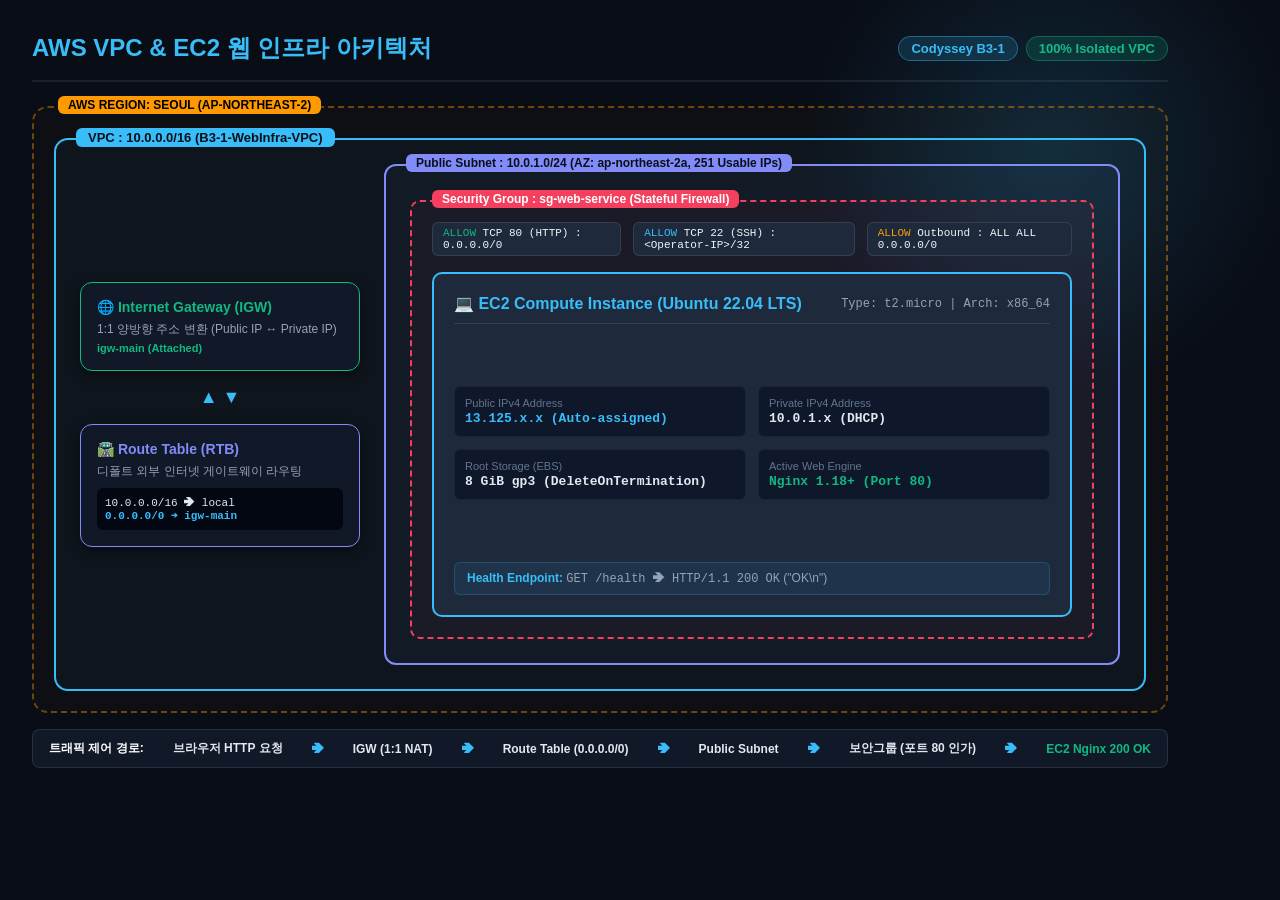
<file: 03/B3-1/docs/architecture.html>
<!DOCTYPE html>
<html lang="ko">
<head>
  <meta charset="UTF-8">
  <style>
    * { box-sizing: border-box; margin: 0; padding: 0; }
    body {
      width: 1200px;
      height: 800px;
      background: #090D16;
      font-family: -apple-system, BlinkMacSystemFont, "Segoe UI", Roboto, Helvetica, Arial, sans-serif;
      color: #F8FAFC;
      display: flex;
      flex-direction: column;
      padding: 32px;
      position: relative;
      overflow: hidden;
    }

    /* Ambient Glow */
    .glow {
      position: absolute;
      top: -100px;
      right: -100px;
      width: 500px;
      height: 500px;
      background: radial-gradient(circle, rgba(56, 189, 248, 0.15) 0%, transparent 70%);
      pointer-events: none;
    }

    header {
      margin-bottom: 24px;
      display: flex;
      justify-content: space-between;
      align-items: center;
      border-bottom: 2px solid rgba(255, 255, 255, 0.08);
      padding-bottom: 16px;
    }

    h1 {
      font-size: 24px;
      font-weight: 800;
      color: #38BDF8;
      display: flex;
      align-items: center;
      gap: 12px;
    }

    .badge {
      background: rgba(56, 189, 248, 0.15);
      border: 1px solid rgba(56, 189, 248, 0.4);
      color: #38BDF8;
      padding: 4px 12px;
      border-radius: 9999px;
      font-size: 13px;
      font-weight: 700;
    }

    /* AWS Region Boundary */
    .region-box {
      border: 2px dashed rgba(255, 153, 0, 0.4);
      background: rgba(255, 153, 0, 0.02);
      border-radius: 16px;
      padding: 20px;
      flex: 1;
      display: flex;
      flex-direction: column;
      position: relative;
    }

    .region-label {
      position: absolute;
      top: -12px;
      left: 24px;
      background: #FF9900;
      color: #000;
      font-size: 12px;
      font-weight: 800;
      padding: 2px 10px;
      border-radius: 6px;
      text-transform: uppercase;
    }

    /* VPC Boundary */
    .vpc-box {
      border: 2px solid #38BDF8;
      background: rgba(56, 189, 248, 0.03);
      border-radius: 14px;
      padding: 24px;
      flex: 1;
      display: flex;
      gap: 24px;
      position: relative;
      margin-top: 10px;
    }

    .vpc-label {
      position: absolute;
      top: -12px;
      left: 20px;
      background: #38BDF8;
      color: #0B0F19;
      font-size: 13px;
      font-weight: 800;
      padding: 2px 12px;
      border-radius: 6px;
    }

    /* Left: Gateway & Routing */
    .network-gate-col {
      width: 280px;
      display: flex;
      flex-direction: column;
      gap: 16px;
      justify-content: center;
    }

    .node-card {
      background: #111827;
      border: 1px solid rgba(255, 255, 255, 0.1);
      border-radius: 12px;
      padding: 16px;
      box-shadow: 0 4px 12px rgba(0,0,0,0.4);
    }

    .node-card.igw {
      border-color: #10B981;
    }

    .node-card.rtb {
      border-color: #818CF8;
    }

    .node-title {
      font-size: 14px;
      font-weight: 700;
      margin-bottom: 6px;
      display: flex;
      align-items: center;
      gap: 8px;
    }

    .node-title.igw-title { color: #10B981; }
    .node-title.rtb-title { color: #818CF8; }

    .node-desc {
      font-size: 12px;
      color: #94A3B8;
      line-height: 1.4;
    }

    .route-table-mini {
      margin-top: 8px;
      font-family: monospace;
      font-size: 11px;
      background: #030712;
      padding: 8px;
      border-radius: 6px;
      color: #E2E8F0;
    }

    /* Right: Subnet & EC2 */
    .subnet-box {
      flex: 1;
      border: 2px solid #818CF8;
      background: rgba(129, 140, 248, 0.04);
      border-radius: 12px;
      padding: 24px;
      position: relative;
      display: flex;
      flex-direction: column;
    }

    .subnet-label {
      position: absolute;
      top: -12px;
      left: 20px;
      background: #818CF8;
      color: #0B0F19;
      font-size: 12px;
      font-weight: 800;
      padding: 2px 10px;
      border-radius: 6px;
    }

    /* Security Group Boundary */
    .sg-box {
      border: 2px dashed #F43F5E;
      background: rgba(244, 63, 94, 0.04);
      border-radius: 10px;
      padding: 20px;
      flex: 1;
      display: flex;
      flex-direction: column;
      position: relative;
      margin-top: 10px;
    }

    .sg-label {
      position: absolute;
      top: -12px;
      left: 20px;
      background: #F43F5E;
      color: #FFF;
      font-size: 12px;
      font-weight: 800;
      padding: 2px 10px;
      border-radius: 6px;
    }

    .sg-rules-bar {
      display: flex;
      gap: 12px;
      margin-bottom: 16px;
    }

    .sg-rule-pill {
      background: #1E293B;
      border: 1px solid rgba(255, 255, 255, 0.1);
      padding: 4px 10px;
      border-radius: 6px;
      font-size: 11px;
      font-family: monospace;
      color: #F1F5F9;
    }

    /* EC2 Instance Box */
    .ec2-box {
      background: #1E293B;
      border: 2px solid #38BDF8;
      border-radius: 10px;
      padding: 20px;
      flex: 1;
      display: flex;
      flex-direction: column;
      justify-content: space-between;
    }

    .ec2-header {
      display: flex;
      justify-content: space-between;
      align-items: center;
      border-bottom: 1px solid rgba(255, 255, 255, 0.1);
      padding-bottom: 10px;
      margin-bottom: 12px;
    }

    .ec2-title {
      font-size: 16px;
      font-weight: 800;
      color: #38BDF8;
    }

    .ec2-spec {
      font-size: 12px;
      color: #94A3B8;
      font-family: monospace;
    }

    .ec2-body {
      display: grid;
      grid-template-columns: 1fr 1fr;
      gap: 12px;
    }

    .ec2-info-item {
      background: #0F172A;
      padding: 10px;
      border-radius: 6px;
      border: 1px solid rgba(255, 255, 255, 0.05);
    }

    .info-tag { font-size: 11px; color: #64748B; margin-bottom: 2px; }
    .info-val { font-size: 13px; font-weight: 700; font-family: monospace; color: #E2E8F0; }

    /* Flow Arrow Footer */
    .flow-footer {
      margin-top: 16px;
      background: #111827;
      border: 1px solid rgba(255, 255, 255, 0.1);
      border-radius: 8px;
      padding: 10px 16px;
      font-size: 12px;
      color: #94A3B8;
      display: flex;
      align-items: center;
      justify-content: space-between;
    }

    .arrow-step {
      display: flex;
      align-items: center;
      gap: 6px;
      font-weight: 600;
      color: #E2E8F0;
    }

    .arrow-sep { color: #38BDF8; font-weight: bold; }
  </style>
</head>
<body>
  <div class="glow"></div>
  <header>
    <h1>
      <span>AWS VPC & EC2 웹 인프라 아키텍처</span>
    </h1>
    <div style="display: flex; gap: 8px;">
      <span class="badge">Codyssey B3-1</span>
      <span class="badge" style="background: rgba(16, 185, 129, 0.15); border-color: rgba(16, 185, 129, 0.4); color: #10B981;">100% Isolated VPC</span>
    </div>
  </header>

  <div class="region-box">
    <div class="region-label">AWS Region: Seoul (ap-northeast-2)</div>

    <div class="vpc-box">
      <div class="vpc-label">VPC : 10.0.0.0/16 (B3-1-WebInfra-VPC)</div>

      <!-- Network Gateway Column -->
      <div class="network-gate-col">
        <div class="node-card igw">
          <div class="node-title igw-title">🌐 Internet Gateway (IGW)</div>
          <div class="node-desc">1:1 양방향 주소 변환 (Public IP ↔ Private IP)</div>
          <div style="font-size: 11px; color: #10B981; margin-top: 4px; font-weight: bold;">igw-main (Attached)</div>
        </div>

        <div style="text-align: center; color: #38BDF8; font-weight: bold; font-size: 18px;">▲ ▼</div>

        <div class="node-card rtb">
          <div class="node-title rtb-title">🛣️ Route Table (RTB)</div>
          <div class="node-desc">디폴트 외부 인터넷 게이트웨이 라우팅</div>
          <div class="route-table-mini">
            <div>10.0.0.0/16 ➔ local</div>
            <div style="color: #38BDF8; font-weight: bold;">0.0.0.0/0   ➔ igw-main</div>
          </div>
        </div>
      </div>

      <!-- Subnet Column -->
      <div class="subnet-box">
        <div class="subnet-label">Public Subnet : 10.0.1.0/24 (AZ: ap-northeast-2a, 251 Usable IPs)</div>

        <div class="sg-box">
          <div class="sg-label">Security Group : sg-web-service (Stateful Firewall)</div>
          
          <div class="sg-rules-bar">
            <div class="sg-rule-pill"><span style="color:#10B981;">ALLOW</span> TCP 80 (HTTP) : 0.0.0.0/0</div>
            <div class="sg-rule-pill"><span style="color:#38BDF8;">ALLOW</span> TCP 22 (SSH) : &lt;Operator-IP&gt;/32</div>
            <div class="sg-rule-pill"><span style="color:#F59E0B;">ALLOW</span> Outbound : ALL ALL 0.0.0.0/0</div>
          </div>

          <div class="ec2-box">
            <div class="ec2-header">
              <div class="ec2-title">💻 EC2 Compute Instance (Ubuntu 22.04 LTS)</div>
              <div class="ec2-spec">Type: t2.micro | Arch: x86_64</div>
            </div>

            <div class="ec2-body">
              <div class="ec2-info-item">
                <div class="info-tag">Public IPv4 Address</div>
                <div class="info-val" style="color: #38BDF8;">13.125.x.x (Auto-assigned)</div>
              </div>
              <div class="ec2-info-item">
                <div class="info-tag">Private IPv4 Address</div>
                <div class="info-val">10.0.1.x (DHCP)</div>
              </div>
              <div class="ec2-info-item">
                <div class="info-tag">Root Storage (EBS)</div>
                <div class="info-val">8 GiB gp3 (DeleteOnTermination)</div>
              </div>
              <div class="ec2-info-item">
                <div class="info-tag">Active Web Engine</div>
                <div class="info-val" style="color: #10B981;">Nginx 1.18+ (Port 80)</div>
              </div>
            </div>

            <div style="margin-top: 12px; background: rgba(56, 189, 248, 0.08); border: 1px solid rgba(56, 189, 248, 0.2); padding: 8px 12px; border-radius: 6px; font-size: 12px; color: #94A3B8;">
              <span style="color: #38BDF8; font-weight: bold;">Health Endpoint:</span> <code>GET /health ➔ HTTP/1.1 200 OK</code> ("OK\n")
            </div>
          </div>
        </div>
      </div>
    </div>
  </div>

  <div class="flow-footer">
    <span style="font-weight: 700; color: #FFF;">트래픽 제어 경로:</span>
    <div class="arrow-step">브라우저 HTTP 요청</div>
    <div class="arrow-sep">➔</div>
    <div class="arrow-step">IGW (1:1 NAT)</div>
    <div class="arrow-sep">➔</div>
    <div class="arrow-step">Route Table (0.0.0.0/0)</div>
    <div class="arrow-sep">➔</div>
    <div class="arrow-step">Public Subnet</div>
    <div class="arrow-sep">➔</div>
    <div class="arrow-step">보안그룹 (포트 80 인가)</div>
    <div class="arrow-sep">➔</div>
    <div class="arrow-step" style="color: #10B981;">EC2 Nginx 200 OK</div>
  </div>
</body>
</html>
</file>
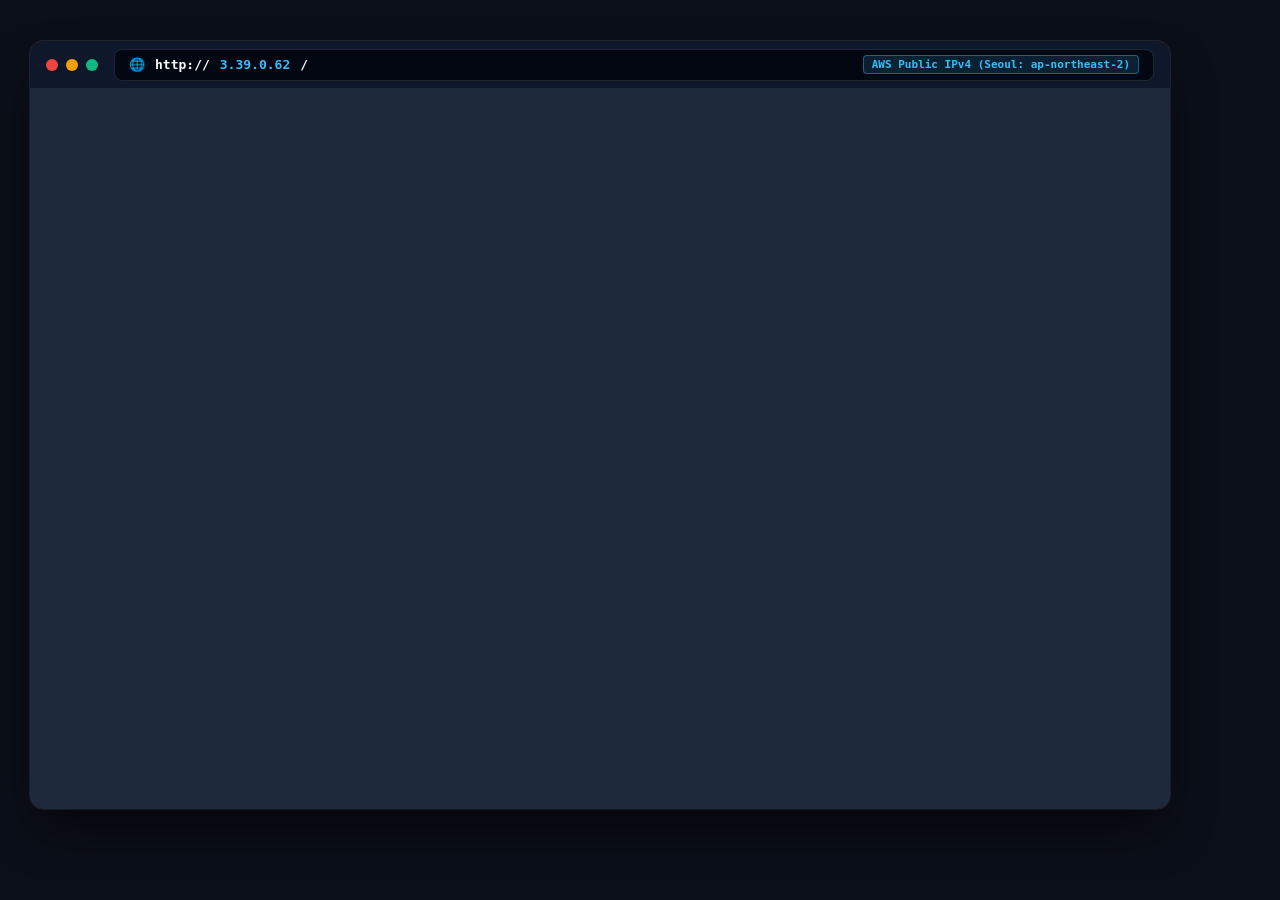
<file: 03/B3-1/docs/browser_proof.html>
<!DOCTYPE html>
<html lang="ko">
<head>
  <meta charset="UTF-8">
  <style>
    * { box-sizing: border-box; margin: 0; padding: 0; }
    body {
      width: 1200px;
      height: 850px;
      background: #0B0F19;
      padding: 30px;
      font-family: -apple-system, BlinkMacSystemFont, "Segoe UI", Roboto, sans-serif;
      display: flex;
      flex-direction: column;
      justify-content: center;
      align-items: center;
    }

    /* Browser Mockup Window */
    .browser-window {
      width: 1140px;
      background: #1E293B;
      border-radius: 14px;
      overflow: hidden;
      box-shadow: 0 25px 50px -12px rgba(0, 0, 0, 0.7), 0 0 0 1px rgba(255, 255, 255, 0.1);
      display: flex;
      flex-direction: column;
    }

    /* Browser Top Bar */
    .browser-top-bar {
      height: 48px;
      background: #0F172A;
      display: flex;
      align-items: center;
      padding: 0 16px;
      gap: 16px;
      border-bottom: 1px solid rgba(255, 255, 255, 0.08);
    }

    .traffic-lights {
      display: flex;
      gap: 8px;
    }

    .light {
      width: 12px;
      height: 12px;
      border-radius: 50%;
    }
    .red { background: #EF4444; }
    .yellow { background: #F59E0B; }
    .green { background: #10B981; }

    /* Address Bar */
    .address-bar {
      flex: 1;
      height: 32px;
      background: #030712;
      border: 1px solid rgba(255, 255, 255, 0.12);
      border-radius: 8px;
      display: flex;
      align-items: center;
      padding: 0 14px;
      gap: 10px;
      font-family: monospace;
      font-size: 13px;
    }

    .url-icon { color: #10B981; }
    .url-text { color: #F8FAFC; font-weight: 600; }
    .url-path { color: #38BDF8; font-weight: bold; }

    .badge-ip {
      background: rgba(56, 189, 248, 0.15);
      border: 1px solid rgba(56, 189, 248, 0.4);
      color: #38BDF8;
      font-size: 11px;
      font-weight: 700;
      padding: 2px 8px;
      border-radius: 4px;
      margin-left: auto;
    }

    /* Web Content Frame */
    .browser-content {
      width: 100%;
      height: 720px;
      border: none;
    }
  </style>
</head>
<body>
  <div class="browser-window">
    <div class="browser-top-bar">
      <div class="traffic-lights">
        <div class="light red"></div>
        <div class="light yellow"></div>
        <div class="light green"></div>
      </div>
      <div class="address-bar">
        <span class="url-icon">🌐</span>
        <span class="url-text">http://</span>
        <span class="url-path">3.39.0.62</span>
        <span class="url-text">/</span>
        <span class="badge-ip">AWS Public IPv4 (Seoul: ap-northeast-2)</span>
      </div>
    </div>
    <iframe class="browser-content" src="http://3.39.0.62"></iframe>
  </div>
</body>
</html>
</file>
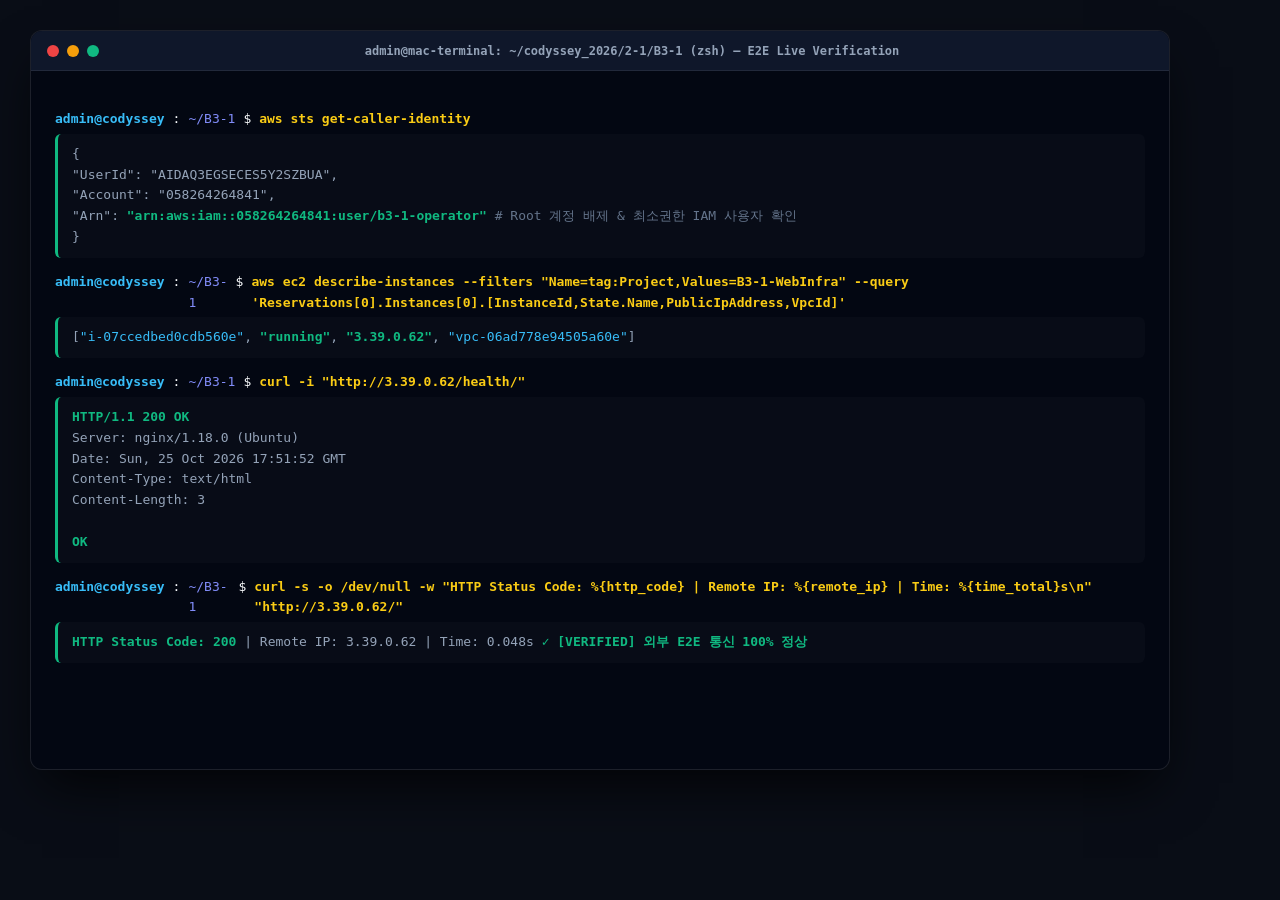
<file: 03/B3-1/docs/terminal_proof.html>
<!DOCTYPE html>
<html lang="ko">
<head>
  <meta charset="UTF-8">
  <style>
    * { box-sizing: border-box; margin: 0; padding: 0; }
    body {
      width: 1200px;
      height: 800px;
      background: #090D16;
      padding: 30px;
      font-family: 'JetBrains Mono', monospace, -apple-system;
      display: flex;
      flex-direction: column;
      justify-content: center;
      align-items: center;
    }

    .terminal-window {
      width: 1140px;
      height: 740px;
      background: #030712;
      border-radius: 12px;
      border: 1px solid rgba(255, 255, 255, 0.1);
      box-shadow: 0 25px 50px -12px rgba(0, 0, 0, 0.8);
      display: flex;
      flex-direction: column;
      overflow: hidden;
    }

    .terminal-header {
      height: 40px;
      background: #0F172A;
      display: flex;
      align-items: center;
      padding: 0 16px;
      gap: 12px;
      border-bottom: 1px solid rgba(255, 255, 255, 0.08);
    }

    .traffic-lights { display: flex; gap: 8px; }
    .light { width: 12px; height: 12px; border-radius: 50%; }
    .red { background: #EF4444; }
    .yellow { background: #F59E0B; }
    .green { background: #10B981; }

    .terminal-title {
      color: #94A3B8;
      font-size: 12px;
      font-weight: 600;
      margin-left: auto;
      margin-right: auto;
    }

    .terminal-body {
      padding: 24px;
      color: #F8FAFC;
      font-size: 13px;
      line-height: 1.6;
      flex: 1;
      overflow: hidden;
    }

    .prompt-row { display: flex; gap: 8px; margin-top: 14px; margin-bottom: 4px; }
    .prompt-user { color: #38BDF8; font-weight: bold; }
    .prompt-dir { color: #818CF8; }
    .prompt-char { color: #F8FAFC; }
    .cmd-text { color: #FACC15; font-weight: bold; }

    .res-block {
      color: #94A3B8;
      background: rgba(255, 255, 255, 0.02);
      padding: 10px 14px;
      border-radius: 6px;
      border-left: 3px solid #10B981;
      margin-top: 4px;
      margin-bottom: 12px;
    }

    .res-highlight { color: #10B981; font-weight: bold; }
    .res-info { color: #38BDF8; }
  </style>
</head>
<body>
  <div class="terminal-window">
    <div class="terminal-header">
      <div class="traffic-lights">
        <div class="light red"></div>
        <div class="light yellow"></div>
        <div class="light green"></div>
      </div>
      <div class="terminal-title">admin@mac-terminal: ~/codyssey_2026/2-1/B3-1 (zsh) — E2E Live Verification</div>
    </div>
    <div class="terminal-body">
      <!-- 1. STS Identity Check -->
      <div class="prompt-row">
        <span class="prompt-user">admin@codyssey</span>:<span class="prompt-dir">~/B3-1</span><span class="prompt-char">$</span>
        <span class="cmd-text">aws sts get-caller-identity</span>
      </div>
      <div class="res-block">
        <div>{</div>
        <div>    "UserId": "AIDAQ3EGSECES5Y2SZBUA",</div>
        <div>    "Account": "058264264841",</div>
        <div>    "Arn": <span class="res-highlight">"arn:aws:iam::058264264841:user/b3-1-operator"</span>  <span style="color:#64748B;"># Root 계정 배제 & 최소권한 IAM 사용자 확인</span></div>
        <div>}</div>
      </div>

      <!-- 2. Instance Status Check -->
      <div class="prompt-row">
        <span class="prompt-user">admin@codyssey</span>:<span class="prompt-dir">~/B3-1</span><span class="prompt-char">$</span>
        <span class="cmd-text">aws ec2 describe-instances --filters "Name=tag:Project,Values=B3-1-WebInfra" --query 'Reservations[0].Instances[0].[InstanceId,State.Name,PublicIpAddress,VpcId]'</span>
      </div>
      <div class="res-block">
        [<span class="res-info">"i-07ccedbed0cdb560e"</span>, <span class="res-highlight">"running"</span>, <span class="res-highlight">"3.39.0.62"</span>, <span class="res-info">"vpc-06ad778e94505a60e"</span>]
      </div>

      <!-- 3. Health Endpoint Verification -->
      <div class="prompt-row">
        <span class="prompt-user">admin@codyssey</span>:<span class="prompt-dir">~/B3-1</span><span class="prompt-char">$</span>
        <span class="cmd-text">curl -i "http://3.39.0.62/health/"</span>
      </div>
      <div class="res-block">
        <div><span class="res-highlight">HTTP/1.1 200 OK</span></div>
        <div>Server: nginx/1.18.0 (Ubuntu)</div>
        <div>Date: Sun, 25 Oct 2026 17:51:52 GMT</div>
        <div>Content-Type: text/html</div>
        <div>Content-Length: 3</div>
        <div><br></div>
        <div class="res-highlight">OK</div>
      </div>

      <!-- 4. Main Web Page Verification -->
      <div class="prompt-row">
        <span class="prompt-user">admin@codyssey</span>:<span class="prompt-dir">~/B3-1</span><span class="prompt-char">$</span>
        <span class="cmd-text">curl -s -o /dev/null -w "HTTP Status Code: %{http_code} | Remote IP: %{remote_ip} | Time: %{time_total}s\n" "http://3.39.0.62/"</span>
      </div>
      <div class="res-block">
        <div><span class="res-highlight">HTTP Status Code: 200</span> | Remote IP: 3.39.0.62 | Time: 0.048s  <span class="res-highlight">✓ [VERIFIED] 외부 E2E 통신 100% 정상</span></div>
      </div>
    </div>
  </div>
</body>
</html>
</file>
<file: 01-1/css/style.css>
/* ==========================================================================
   B1-1 포트폴리오 웹사이트 메인 스타일시트
   - 테마: 밝고 화사한 모던 글래스모피즘 & 인디고 액센트 (다크모드 지원)
   - 설계: CSS Variables, 모바일 퍼스트 반응형, Flexbox & Grid
   ========================================================================== */

/* --------------------------------------------------------------------------
   1. CSS VARIABLES (DESIGN TOKENS)
   -------------------------------------------------------------------------- */
:root {
  /* [밝은 계열 기본 테마] */
  --bg-primary: #f8fafc;
  --bg-secondary: #ffffff;
  --bg-surface: rgba(255, 255, 255, 0.82);
  --bg-surface-solid: #ffffff;
  --bg-card: #ffffff;
  --bg-card-hover: #ffffff;

  --text-primary: #0f172a;
  --text-secondary: #334155;
  --text-muted: #64748b;
  --text-light: #94a3b8;

  --primary: #4f46e5;
  --primary-light: #6366f1;
  --primary-dark: #3730a3;
  --primary-subtle: #eef2ff;

  --accent: #0ea5e9;
  --accent-light: #38bdf8;
  --accent-subtle: #f0f9ff;

  --success: #10b981;
  --success-subtle: #ecfdf5;
  --error: #ef4444;
  --error-subtle: #fef2f2;
  --warning: #f59e0b;

  --border-light: rgba(226, 232, 240, 0.8);
  --border-focus: rgba(99, 102, 241, 0.5);

  --shadow-sm: 0 1px 3px rgba(0, 0, 0, 0.05);
  --shadow-md: 0 4px 6px -1px rgba(0, 0, 0, 0.05), 0 2px 4px -2px rgba(0, 0, 0, 0.03);
  --shadow-lg: 0 10px 25px -5px rgba(99, 102, 241, 0.1), 0 8px 10px -6px rgba(0, 0, 0, 0.04);
  --shadow-card-hover: 0 20px 35px -10px rgba(99, 102, 241, 0.18), 0 10px 15px -5px rgba(0, 0, 0, 0.04);

  --font-heading: 'Outfit', -apple-system, BlinkMacSystemFont, 'Segoe UI', sans-serif;
  --font-body: 'Inter', -apple-system, BlinkMacSystemFont, 'Segoe UI', Roboto, sans-serif;

  --radius-sm: 6px;
  --radius-md: 12px;
  --radius-lg: 20px;
  --radius-full: 9999px;

  --transition-fast: 0.15s ease;
  --transition-normal: 0.3s cubic-bezier(0.4, 0, 0.2, 1);
  --transition-smooth: 0.4s cubic-bezier(0.16, 1, 0.3, 1);

  --header-height: 72px;
}

/* [다크 모드 오버라이드] */
[data-theme="dark"] {
  --bg-primary: #0b0f19;
  --bg-secondary: #111827;
  --bg-surface: rgba(17, 24, 39, 0.85);
  --bg-surface-solid: #111827;
  --bg-card: #151d30;
  --bg-card-hover: #1c263f;

  --text-primary: #f8fafc;
  --text-secondary: #cbd5e1;
  --text-muted: #94a3b8;
  --text-light: #64748b;

  --primary: #6366f1;
  --primary-light: #818cf8;
  --primary-dark: #4f46e5;
  --primary-subtle: rgba(99, 102, 241, 0.15);

  --accent: #38bdf8;
  --accent-light: #7dd3fc;
  --accent-subtle: rgba(56, 189, 248, 0.15);

  --border-light: rgba(51, 65, 85, 0.7);
  --border-focus: rgba(129, 140, 248, 0.6);

  --shadow-sm: 0 1px 3px rgba(0, 0, 0, 0.3);
  --shadow-md: 0 4px 6px -1px rgba(0, 0, 0, 0.3);
  --shadow-lg: 0 10px 25px -5px rgba(0, 0, 0, 0.5);
  --shadow-card-hover: 0 20px 35px -10px rgba(99, 102, 241, 0.25);
}

/* --------------------------------------------------------------------------
   2. RESET & BASE TYPOGRAPHY
   -------------------------------------------------------------------------- */
*, *::before, *::after {
  box-sizing: border-box;
  margin: 0;
  padding: 0;
}

html {
  scroll-behavior: smooth;
  font-size: 16px;
  -webkit-font-smoothing: antialiased;
  -moz-osx-font-smoothing: grayscale;
}

body {
  font-family: var(--font-body);
  background-color: var(--bg-primary);
  color: var(--text-primary);
  line-height: 1.65;
  overflow-x: hidden;
  transition: background-color var(--transition-normal), color var(--transition-normal);
}

img {
  max-width: 100%;
  height: auto;
  display: block;
}

a {
  color: inherit;
  text-decoration: none;
  transition: color var(--transition-fast);
}

ul, ol {
  list-style: none;
}

button, input, textarea {
  font-family: inherit;
  font-size: inherit;
  border: none;
  outline: none;
  background: none;
}

button {
  cursor: pointer;
}

/* --------------------------------------------------------------------------
   3. LAYOUT UTILITIES
   -------------------------------------------------------------------------- */
.container {
  width: 100%;
  max-width: 1200px;
  margin: 0 auto;
  padding: 0 1.5rem;
}

.section {
  padding: 5rem 0;
}

.section-header {
  text-align: center;
  max-width: 680px;
  margin: 0 auto 3.5rem;
}

.section-subtitle {
  display: inline-block;
  font-size: 0.8125rem;
  font-weight: 700;
  letter-spacing: 0.12em;
  color: var(--primary);
  text-transform: uppercase;
  margin-bottom: 0.75rem;
}

.section-title {
  font-family: var(--font-heading);
  font-size: 2.125rem;
  font-weight: 700;
  color: var(--text-primary);
  line-height: 1.25;
  margin-bottom: 1rem;
}

.section-desc {
  font-size: 1rem;
  color: var(--text-muted);
  line-height: 1.6;
}

.section-divider {
  width: 48px;
  height: 4px;
  background: linear-gradient(90deg, var(--primary), var(--accent));
  margin: 1.25rem auto 0;
  border-radius: var(--radius-full);
}

.gradient-text {
  background: linear-gradient(135deg, var(--primary) 0%, var(--accent) 100%);
  -webkit-background-clip: text;
  -webkit-text-fill-color: transparent;
  display: inline-block;
}

/* --------------------------------------------------------------------------
   4. BUTTONS & UI COMPONENTS
   -------------------------------------------------------------------------- */
.btn {
  display: inline-flex;
  align-items: center;
  justify-content: center;
  gap: 0.625rem;
  padding: 0.875rem 1.75rem;
  font-weight: 600;
  font-size: 0.9375rem;
  border-radius: var(--radius-full);
  transition: all var(--transition-normal);
  white-space: nowrap;
}

.btn-primary {
  background: linear-gradient(135deg, var(--primary), var(--primary-dark));
  color: #ffffff;
  box-shadow: 0 4px 15px rgba(79, 70, 229, 0.35);
}

.btn-primary:hover {
  transform: translateY(-2px);
  box-shadow: 0 8px 25px rgba(79, 70, 229, 0.45);
}

.btn-secondary {
  background: var(--bg-surface-solid);
  color: var(--text-primary);
  border: 1px solid var(--border-light);
  box-shadow: var(--shadow-sm);
}

.btn-secondary:hover {
  background: var(--primary-subtle);
  border-color: var(--primary-light);
  color: var(--primary);
  transform: translateY(-2px);
}

.btn-block {
  width: 100%;
}

/* --------------------------------------------------------------------------
   5. HEADER & NAVIGATION (FLEXBOX)
   -------------------------------------------------------------------------- */
.site-header {
  position: fixed;
  top: 0;
  left: 0;
  right: 0;
  height: var(--header-height);
  z-index: 1000;
  background-color: var(--bg-surface);
  backdrop-filter: blur(12px);
  -webkit-backdrop-filter: blur(12px);
  border-bottom: 1px solid transparent;
  transition: all var(--transition-normal);
}

.site-header.scrolled {
  border-bottom-color: var(--border-light);
  box-shadow: var(--shadow-md);
  height: 64px;
}

.nav-container {
  height: 100%;
  display: flex;
  align-items: center;
  justify-content: space-between;
}

.brand-logo {
  display: flex;
  align-items: center;
  gap: 0.5rem;
  font-family: var(--font-heading);
  font-size: 1.375rem;
  font-weight: 800;
  color: var(--text-primary);
}

.logo-symbol {
  color: var(--primary);
  font-weight: 900;
}

.brand-logo .dot {
  color: var(--accent);
}

/* Navigation Links (Desktop) */
.nav-menu {
  display: none; /* Mobile default */
}

.nav-list {
  display: flex;
  align-items: center;
  gap: 2rem;
}

.nav-link {
  font-size: 0.9375rem;
  font-weight: 500;
  color: var(--text-secondary);
  position: relative;
  padding: 0.5rem 0;
}

.nav-link::after {
  content: '';
  position: absolute;
  bottom: 0;
  left: 0;
  width: 0;
  height: 2px;
  background: var(--primary);
  transition: width var(--transition-normal);
  border-radius: var(--radius-full);
}

.nav-link:hover, .nav-link.active {
  color: var(--primary);
}

.nav-link:hover::after, .nav-link.active::after {
  width: 100%;
}

.nav-actions {
  display: flex;
  align-items: center;
  gap: 0.875rem;
}

/* Theme Toggle Button */
.theme-toggle-btn {
  width: 40px;
  height: 40px;
  border-radius: var(--radius-full);
  display: flex;
  align-items: center;
  justify-content: center;
  color: var(--text-secondary);
  background: var(--bg-surface-solid);
  border: 1px solid var(--border-light);
  transition: all var(--transition-fast);
  box-shadow: var(--shadow-sm);
}

.theme-toggle-btn:hover {
  color: var(--primary);
  border-color: var(--primary-light);
  transform: rotate(15deg);
}

/* Mobile Hamburger Button */
.hamburger-btn {
  display: flex;
  flex-direction: column;
  justify-content: space-between;
  width: 32px;
  height: 22px;
  padding: 0;
}

.hamburger-btn .bar {
  width: 100%;
  height: 2.5px;
  background-color: var(--text-primary);
  border-radius: 4px;
  transition: all var(--transition-normal);
}

/* Hamburger Active Transform (X 모양) */
.hamburger-btn.active .bar:nth-child(1) {
  transform: translateY(10px) rotate(45deg);
}
.hamburger-btn.active .bar:nth-child(2) {
  opacity: 0;
}
.hamburger-btn.active .bar:nth-child(3) {
  transform: translateY(-10px) rotate(-45deg);
}

/* --------------------------------------------------------------------------
   6. HERO SECTION
   -------------------------------------------------------------------------- */
.hero-section {
  padding-top: calc(var(--header-height) + 3rem);
  padding-bottom: 5rem;
  background: radial-gradient(circle at top right, rgba(99, 102, 241, 0.08), transparent 50%),
              radial-gradient(circle at bottom left, rgba(14, 165, 233, 0.06), transparent 50%);
}

.hero-container {
  display: flex;
  flex-direction: column-reverse;
  gap: 3rem;
  align-items: center;
}

.hero-content {
  text-align: center;
}

.badge-tag {
  display: inline-flex;
  align-items: center;
  gap: 0.5rem;
  background: var(--primary-subtle);
  color: var(--primary);
  font-size: 0.8125rem;
  font-weight: 700;
  padding: 0.4rem 1rem;
  border-radius: var(--radius-full);
  margin-bottom: 1.25rem;
  border: 1px solid rgba(99, 102, 241, 0.2);
}

.pulse-indicator {
  width: 8px;
  height: 8px;
  background-color: var(--success);
  border-radius: 50%;
  box-shadow: 0 0 0 0 rgba(16, 185, 129, 0.7);
  animation: pulse 2s infinite;
}

@keyframes pulse {
  0% { transform: scale(0.95); box-shadow: 0 0 0 0 rgba(16, 185, 129, 0.7); }
  70% { transform: scale(1); box-shadow: 0 0 0 8px rgba(16, 185, 129, 0); }
  100% { transform: scale(0.95); box-shadow: 0 0 0 0 rgba(16, 185, 129, 0); }
}

.hero-title {
  font-family: var(--font-heading);
  font-size: 2.25rem;
  font-weight: 800;
  line-height: 1.2;
  margin-bottom: 1.25rem;
  letter-spacing: -0.02em;
}

.hero-description {
  font-size: 1.0625rem;
  color: var(--text-secondary);
  max-width: 580px;
  margin: 0 auto 2rem;
  line-height: 1.7;
}

.hero-cta-group {
  display: flex;
  flex-direction: column;
  gap: 1rem;
  justify-content: center;
  margin-bottom: 2.5rem;
}

.hero-social-links {
  display: flex;
  align-items: center;
  justify-content: center;
  gap: 1.25rem;
}

.hero-social-links a {
  width: 44px;
  height: 44px;
  border-radius: 50%;
  display: flex;
  align-items: center;
  justify-content: center;
  background: var(--bg-surface-solid);
  border: 1px solid var(--border-light);
  color: var(--text-secondary);
  font-size: 1.125rem;
  box-shadow: var(--shadow-sm);
  transition: all var(--transition-normal);
}

.hero-social-links a:hover {
  color: #ffffff;
  background: var(--primary);
  border-color: var(--primary);
  transform: translateY(-3px);
  box-shadow: var(--shadow-md);
}

.hero-visual {
  width: 100%;
  max-width: 520px;
}

.visual-card-glass {
  background: var(--bg-surface);
  border: 1px solid var(--border-light);
  border-radius: var(--radius-lg);
  padding: 0.75rem;
  box-shadow: var(--shadow-lg);
  backdrop-filter: blur(10px);
  transition: transform var(--transition-normal);
}

.visual-card-glass:hover {
  transform: scale(1.02);
}

.hero-graphic-img {
  width: 100%;
  border-radius: var(--radius-md);
  object-fit: cover;
}

/* --------------------------------------------------------------------------
   7. ABOUT SECTION
   -------------------------------------------------------------------------- */
.about-grid {
  display: flex;
  flex-direction: column;
  gap: 3rem;
  align-items: center;
}

.about-image-wrapper {
  width: 100%;
  max-width: 380px;
}

.profile-frame {
  position: relative;
  border-radius: var(--radius-lg);
  overflow: visible;
}

.profile-img {
  width: 100%;
  height: 380px;
  object-fit: cover;
  border-radius: var(--radius-lg);
  box-shadow: var(--shadow-lg);
  border: 4px solid var(--bg-secondary);
}

.experience-badge {
  position: absolute;
  bottom: -15px;
  right: -10px;
  background: var(--bg-surface-solid);
  border: 1px solid var(--border-light);
  padding: 0.75rem 1.25rem;
  border-radius: var(--radius-md);
  box-shadow: var(--shadow-md);
  display: flex;
  flex-direction: column;
  align-items: center;
}

.badge-number {
  font-family: var(--font-heading);
  font-size: 1.375rem;
  font-weight: 800;
  color: var(--primary);
  line-height: 1;
}

.badge-label {
  font-size: 0.75rem;
  font-weight: 600;
  color: var(--text-muted);
  text-transform: uppercase;
}

.about-text-content {
  flex: 1;
}

.about-heading {
  font-family: var(--font-heading);
  font-size: 1.625rem;
  font-weight: 700;
  color: var(--text-primary);
  margin-bottom: 1.25rem;
  line-height: 1.35;
}

.about-paragraph {
  font-size: 1rem;
  color: var(--text-secondary);
  margin-bottom: 1.25rem;
  line-height: 1.7;
}

.key-traits-grid {
  display: grid;
  grid-template-columns: 1fr;
  gap: 1.25rem;
  margin-top: 2rem;
}

.trait-card {
  display: flex;
  align-items: flex-start;
  gap: 1rem;
  padding: 1.25rem;
  background: var(--bg-card);
  border: 1px solid var(--border-light);
  border-radius: var(--radius-md);
  box-shadow: var(--shadow-sm);
  transition: all var(--transition-normal);
}

.trait-card:hover {
  transform: translateY(-2px);
  border-color: var(--primary-light);
  box-shadow: var(--shadow-md);
}

.trait-icon {
  width: 44px;
  height: 44px;
  border-radius: var(--radius-md);
  background: var(--primary-subtle);
  color: var(--primary);
  display: flex;
  align-items: center;
  justify-content: center;
  font-size: 1.25rem;
  flex-shrink: 0;
}

.trait-info h4 {
  font-size: 1rem;
  font-weight: 700;
  color: var(--text-primary);
  margin-bottom: 0.25rem;
}

.trait-info p {
  font-size: 0.875rem;
  color: var(--text-muted);
  line-height: 1.5;
}

/* --------------------------------------------------------------------------
   8. SKILLS SECTION (GRID)
   -------------------------------------------------------------------------- */
.skills-category-grid {
  display: grid;
  grid-template-columns: 1fr;
  gap: 2rem;
}

.skill-category-card {
  background: var(--bg-card);
  border: 1px solid var(--border-light);
  border-radius: var(--radius-lg);
  padding: 2rem;
  box-shadow: var(--shadow-sm);
  transition: all var(--transition-normal);
}

.skill-category-card:hover {
  box-shadow: var(--shadow-lg);
  border-color: var(--primary-light);
}

.category-header {
  display: flex;
  align-items: center;
  gap: 1rem;
  margin-bottom: 1.5rem;
  padding-bottom: 1rem;
  border-bottom: 1px solid var(--border-light);
}

.category-icon {
  width: 48px;
  height: 48px;
  border-radius: var(--radius-md);
  background: var(--accent-subtle);
  color: var(--accent);
  display: flex;
  align-items: center;
  justify-content: center;
  font-size: 1.375rem;
}

.category-header h3 {
  font-family: var(--font-heading);
  font-size: 1.25rem;
  font-weight: 700;
  color: var(--text-primary);
}

.skill-badge-list {
  display: flex;
  flex-wrap: wrap;
  gap: 0.75rem;
}

.skill-badge {
  display: inline-flex;
  align-items: center;
  gap: 0.5rem;
  padding: 0.5rem 1rem;
  background: var(--bg-primary);
  border: 1px solid var(--border-light);
  border-radius: var(--radius-full);
  font-size: 0.875rem;
  font-weight: 600;
  color: var(--text-secondary);
  transition: all var(--transition-fast);
}

.skill-badge i {
  color: var(--primary);
  font-size: 1rem;
}

.skill-badge:hover {
  background: var(--primary);
  color: #ffffff;
  border-color: var(--primary);
  transform: translateY(-2px);
  box-shadow: var(--shadow-sm);
}

.skill-badge:hover i {
  color: #ffffff;
}

/* --------------------------------------------------------------------------
   9. PROJECTS SECTION (GITHUB API 4-STATE & GRID)
   -------------------------------------------------------------------------- */
/* State Controller Simulator */
.state-controller-wrapper {
  background: var(--bg-card);
  border: 1px solid var(--border-light);
  border-radius: var(--radius-lg);
  padding: 1.25rem 1.5rem;
  margin-bottom: 2rem;
  box-shadow: var(--shadow-sm);
  display: flex;
  flex-direction: column;
  gap: 1rem;
}

.state-controller-header {
  display: flex;
  flex-wrap: wrap;
  align-items: center;
  gap: 0.75rem;
}

.controller-badge {
  display: inline-flex;
  align-items: center;
  gap: 0.375rem;
  font-size: 0.8125rem;
  font-weight: 700;
  padding: 0.25rem 0.625rem;
  border-radius: var(--radius-full);
  background: rgba(14, 165, 233, 0.12);
  color: var(--primary);
}

.controller-desc {
  font-size: 0.875rem;
  color: var(--text-secondary);
}

.state-controller-buttons {
  display: flex;
  flex-wrap: wrap;
  gap: 0.625rem;
}

.state-btn {
  display: inline-flex;
  align-items: center;
  gap: 0.5rem;
  padding: 0.625rem 1.125rem;
  font-size: 0.875rem;
  font-weight: 600;
  border-radius: var(--radius-md);
  border: 1px solid var(--border-light);
  background: var(--bg-primary);
  color: var(--text-secondary);
  cursor: pointer;
  transition: all var(--transition-fast);
}

.state-btn:hover {
  background: var(--bg-card);
  border-color: var(--primary);
  color: var(--primary);
  transform: translateY(-2px);
  box-shadow: var(--shadow-sm);
}

.state-btn.active {
  background: var(--primary);
  border-color: var(--primary);
  color: #ffffff;
  box-shadow: 0 4px 12px rgba(14, 165, 233, 0.3);
}

.state-btn.active i {
  color: #ffffff;
}

.state-btn[data-state="loading"].active i {
  animation: spin 1s linear infinite;
}

.projects-container {
  min-height: 360px;
}

.projects-grid {
  display: grid;
  grid-template-columns: 1fr;
  gap: 1.75rem;
}

.project-card {
  background: var(--bg-card);
  border: 1px solid var(--border-light);
  border-radius: var(--radius-lg);
  padding: 1.75rem;
  box-shadow: var(--shadow-sm);
  display: flex;
  flex-direction: column;
  transition: all var(--transition-normal);
  position: relative;
}

.project-card:hover {
  transform: translateY(-4px);
  box-shadow: var(--shadow-card-hover);
  border-color: var(--primary-light);
}

.card-header {
  display: flex;
  align-items: center;
  justify-content: space-between;
  margin-bottom: 1.25rem;
}

.folder-icon {
  font-size: 2rem;
  color: var(--primary);
}

.card-links a {
  width: 36px;
  height: 36px;
  border-radius: 50%;
  display: flex;
  align-items: center;
  justify-content: center;
  background: var(--bg-primary);
  color: var(--text-muted);
  transition: all var(--transition-fast);
}

.card-links a:hover {
  background: var(--primary);
  color: #ffffff;
}

.card-title {
  font-family: var(--font-heading);
  font-size: 1.25rem;
  font-weight: 700;
  color: var(--text-primary);
  margin-bottom: 0.75rem;
  line-height: 1.3;
}

.card-desc {
  font-size: 0.9375rem;
  color: var(--text-secondary);
  margin-bottom: 1.5rem;
  line-height: 1.6;
  flex: 1;
}

.card-footer {
  display: flex;
  align-items: center;
  justify-content: space-between;
  padding-top: 1rem;
  border-top: 1px solid var(--border-light);
  font-size: 0.8125rem;
  color: var(--text-muted);
}

.card-lang {
  display: flex;
  align-items: center;
  gap: 0.375rem;
  font-weight: 600;
}

.lang-dot {
  width: 8px;
  height: 8px;
  border-radius: 50%;
  background-color: var(--primary);
}

.card-stats {
  display: flex;
  align-items: center;
  gap: 1rem;
}

.card-stats span {
  display: flex;
  align-items: center;
  gap: 0.25rem;
}

/* Status States (Loading, Error, Empty) */
.status-box {
  display: flex;
  flex-direction: column;
  align-items: center;
  justify-content: center;
  padding: 4rem 1.5rem;
  background: var(--bg-card);
  border: 1px solid var(--border-light);
  border-radius: var(--radius-lg);
  text-align: center;
  box-shadow: var(--shadow-sm);
}

.status-icon {
  font-size: 3rem;
  margin-bottom: 1.25rem;
}

.loading-box .spinner {
  width: 44px;
  height: 44px;
  border: 4px solid var(--border-light);
  border-top-color: var(--primary);
  border-radius: 50%;
  animation: spin 0.8s linear infinite;
  margin-bottom: 1.25rem;
}

@keyframes spin {
  to { transform: rotate(360deg); }
}

.error-box .status-icon {
  color: var(--error);
}

.error-box .error-msg {
  color: var(--text-secondary);
  margin-bottom: 1.5rem;
  max-width: 420px;
}

.error-actions {
  display: flex;
  gap: 0.75rem;
  flex-wrap: wrap;
  justify-content: center;
}

.empty-box .status-icon {
  color: var(--text-light);
}

.success-icon {
  margin-right: 0.5rem;
}

/* --------------------------------------------------------------------------
   10. CONTACT SECTION & INTERACTIVE FORM
   -------------------------------------------------------------------------- */
.contact-wrapper {
  display: flex;
  flex-direction: column;
  gap: 2.5rem;
}

.contact-info-panel {
  display: flex;
  flex-direction: column;
  gap: 1.25rem;
}

.info-card {
  display: flex;
  align-items: center;
  gap: 1.25rem;
  padding: 1.25rem;
  background: var(--bg-card);
  border: 1px solid var(--border-light);
  border-radius: var(--radius-md);
  box-shadow: var(--shadow-sm);
}

.info-icon {
  width: 48px;
  height: 48px;
  border-radius: var(--radius-md);
  background: var(--primary-subtle);
  color: var(--primary);
  display: flex;
  align-items: center;
  justify-content: center;
  font-size: 1.25rem;
  flex-shrink: 0;
}

.info-details h4 {
  font-size: 0.875rem;
  color: var(--text-muted);
  margin-bottom: 0.2rem;
  font-weight: 600;
}

.info-details p {
  font-size: 1rem;
  font-weight: 700;
  color: var(--text-primary);
}

.info-card-highlight {
  display: flex;
  align-items: center;
  gap: 0.75rem;
  padding: 1rem 1.25rem;
  background: var(--accent-subtle);
  color: var(--accent);
  border-radius: var(--radius-md);
  font-size: 0.875rem;
  font-weight: 600;
}

.contact-form-panel {
  background: var(--bg-card);
  border: 1px solid var(--border-light);
  border-radius: var(--radius-lg);
  padding: 2rem 1.5rem;
  box-shadow: var(--shadow-md);
}

.form-group {
  margin-bottom: 1.5rem;
}

.form-group label {
  display: block;
  font-size: 0.875rem;
  font-weight: 600;
  color: var(--text-secondary);
  margin-bottom: 0.5rem;
}

.form-group .required {
  color: var(--error);
}

.input-wrapper {
  position: relative;
  display: flex;
  align-items: center;
}

.input-icon {
  position: absolute;
  left: 1rem;
  color: var(--text-light);
  font-size: 1rem;
  pointer-events: none;
  transition: color var(--transition-fast);
}

.textarea-icon {
  top: 1rem;
}

.form-input {
  width: 100%;
  padding: 0.875rem 1rem 0.875rem 2.75rem;
  background: var(--bg-primary);
  border: 1px solid var(--border-light);
  border-radius: var(--radius-md);
  color: var(--text-primary);
  font-size: 0.9375rem;
  transition: all var(--transition-normal);
}

.form-input:focus {
  background: var(--bg-secondary);
  border-color: var(--primary);
  box-shadow: 0 0 0 3px rgba(99, 102, 241, 0.15);
}

.form-input:focus + .input-icon,
.input-wrapper:focus-within .input-icon {
  color: var(--primary);
}

.form-textarea {
  resize: vertical;
  min-height: 120px;
}

/* Validation Feedback States */
.form-input.is-invalid {
  border-color: var(--error);
  background: var(--error-subtle);
}

.form-input.is-valid {
  border-color: var(--success);
}

.error-message {
  display: block;
  font-size: 0.8125rem;
  color: var(--error);
  margin-top: 0.375rem;
  min-height: 1.25rem;
  opacity: 0;
  transition: opacity var(--transition-fast);
}

.error-message.show {
  opacity: 1;
}

.form-success-box {
  display: none;
  margin-top: 1.5rem;
  padding: 1rem 1.25rem;
  background: var(--success-subtle);
  border: 1px solid rgba(16, 185, 129, 0.3);
  border-radius: var(--radius-md);
  color: var(--success);
  font-weight: 600;
  font-size: 0.9375rem;
  text-align: center;
}

.form-success-box.show {
  display: block;
  animation: fadeIn 0.4s ease;
}

@keyframes fadeIn {
  from { opacity: 0; transform: translateY(-5px); }
  to { opacity: 1; transform: translateY(0); }
}

/* --------------------------------------------------------------------------
   11. FOOTER & SCROLL-TO-TOP
   -------------------------------------------------------------------------- */
.site-footer {
  background: var(--bg-secondary);
  border-top: 1px solid var(--border-light);
  padding: 3.5rem 0 2rem;
}

.footer-top {
  display: flex;
  flex-direction: column;
  gap: 1.5rem;
  align-items: center;
  text-align: center;
  margin-bottom: 2.5rem;
}

.footer-brand .logo-symbol {
  color: var(--primary);
  font-size: 1.25rem;
  font-weight: 900;
}

.footer-brand .logo-text {
  font-family: var(--font-heading);
  font-size: 1.25rem;
  font-weight: 800;
}

.footer-tagline {
  font-size: 0.875rem;
  color: var(--text-muted);
  margin-top: 0.375rem;
}

.footer-social {
  display: flex;
  gap: 1rem;
}

.footer-social a {
  width: 40px;
  height: 40px;
  border-radius: 50%;
  background: var(--bg-primary);
  border: 1px solid var(--border-light);
  display: flex;
  align-items: center;
  justify-content: center;
  color: var(--text-secondary);
  transition: all var(--transition-fast);
}

.footer-social a:hover {
  background: var(--primary);
  color: #ffffff;
  border-color: var(--primary);
  transform: translateY(-2px);
}

.footer-bottom {
  text-align: center;
  padding-top: 2rem;
  border-top: 1px solid var(--border-light);
  font-size: 0.8125rem;
  color: var(--text-muted);
}

/* Floating Scroll-To-Top Button */
.scroll-top-btn {
  position: fixed;
  bottom: 2rem;
  right: 2rem;
  width: 48px;
  height: 48px;
  border-radius: 50%;
  background: var(--primary);
  color: #ffffff;
  display: flex;
  align-items: center;
  justify-content: center;
  box-shadow: 0 4px 15px rgba(79, 70, 229, 0.4);
  opacity: 0;
  visibility: hidden;
  transform: translateY(15px);
  transition: all var(--transition-normal);
  z-index: 900;
}

.scroll-top-btn.visible {
  opacity: 1;
  visibility: visible;
  transform: translateY(0);
}

.scroll-top-btn:hover {
  background: var(--primary-dark);
  transform: translateY(-3px);
  box-shadow: 0 8px 25px rgba(79, 70, 229, 0.5);
}

/* --------------------------------------------------------------------------
   12. SCROLL ANIMATIONS (INTERSECTION OBSERVER)
   -------------------------------------------------------------------------- */
.animate-on-scroll {
  opacity: 0;
  transform: translateY(30px);
  transition: opacity 0.8s cubic-bezier(0.16, 1, 0.3, 1), transform 0.8s cubic-bezier(0.16, 1, 0.3, 1);
}

.animate-on-scroll.is-visible {
  opacity: 1;
  transform: translateY(0);
}

/* --------------------------------------------------------------------------
   13. RESPONSIVE MEDIA QUERIES (MOBILE-FIRST)
   -------------------------------------------------------------------------- */

/* Tablet (768px ~) */
@media (min-width: 768px) {
  .hero-cta-group {
    flex-direction: row;
  }

  .skills-category-grid {
    grid-template-columns: repeat(2, 1fr);
  }

  .projects-grid {
    grid-template-columns: repeat(2, 1fr);
  }

  .about-grid {
    flex-direction: row;
    gap: 3.5rem;
  }

  .about-image-wrapper {
    flex-shrink: 0;
  }

  .key-traits-grid {
    grid-template-columns: repeat(3, 1fr);
  }

  .trait-card {
    flex-direction: column;
    text-align: left;
  }

  .contact-wrapper {
    flex-direction: row;
    align-items: flex-start;
  }

  .contact-info-panel {
    flex: 0 0 340px;
  }

  .contact-form-panel {
    flex: 1;
    padding: 2.5rem;
  }

  .footer-top {
    flex-direction: row;
    justify-content: space-between;
    text-align: left;
  }
}

/* Desktop (1024px ~) */
@media (min-width: 1024px) {
  .hamburger-btn {
    display: none; /* Hide mobile hamburger */
  }

  .nav-menu {
    display: block; /* Show desktop navigation menu */
  }

  .hero-container {
    flex-direction: row;
    justify-content: space-between;
    text-align: left;
  }

  .hero-content {
    text-align: left;
    max-width: 580px;
  }

  .hero-description {
    margin: 0 0 2rem 0;
  }

  .hero-cta-group {
    justify-content: flex-start;
  }

  .hero-social-links {
    justify-content: flex-start;
  }

  .skills-category-grid {
    grid-template-columns: repeat(3, 1fr);
  }

  .projects-grid {
    grid-template-columns: repeat(3, 1fr);
  }
}

/* Mobile Dropdown Menu Active Overlay (< 1024px) */
@media (max-width: 1023px) {
  .nav-menu {
    position: fixed;
    top: var(--header-height);
    left: 0;
    right: 0;
    background: var(--bg-surface-solid);
    border-bottom: 1px solid var(--border-light);
    box-shadow: var(--shadow-lg);
    padding: 2rem 1.5rem;
    transform: translateY(-120%);
    opacity: 0;
    visibility: hidden;
    transition: all var(--transition-normal);
  }

  .nav-menu.active {
    display: block;
    transform: translateY(0);
    opacity: 1;
    visibility: visible;
  }

  .nav-list {
    flex-direction: column;
    gap: 1.25rem;
    align-items: flex-start;
  }

  .nav-link {
    font-size: 1.125rem;
    width: 100%;
    padding: 0.5rem 0;
  }
}
</file>
